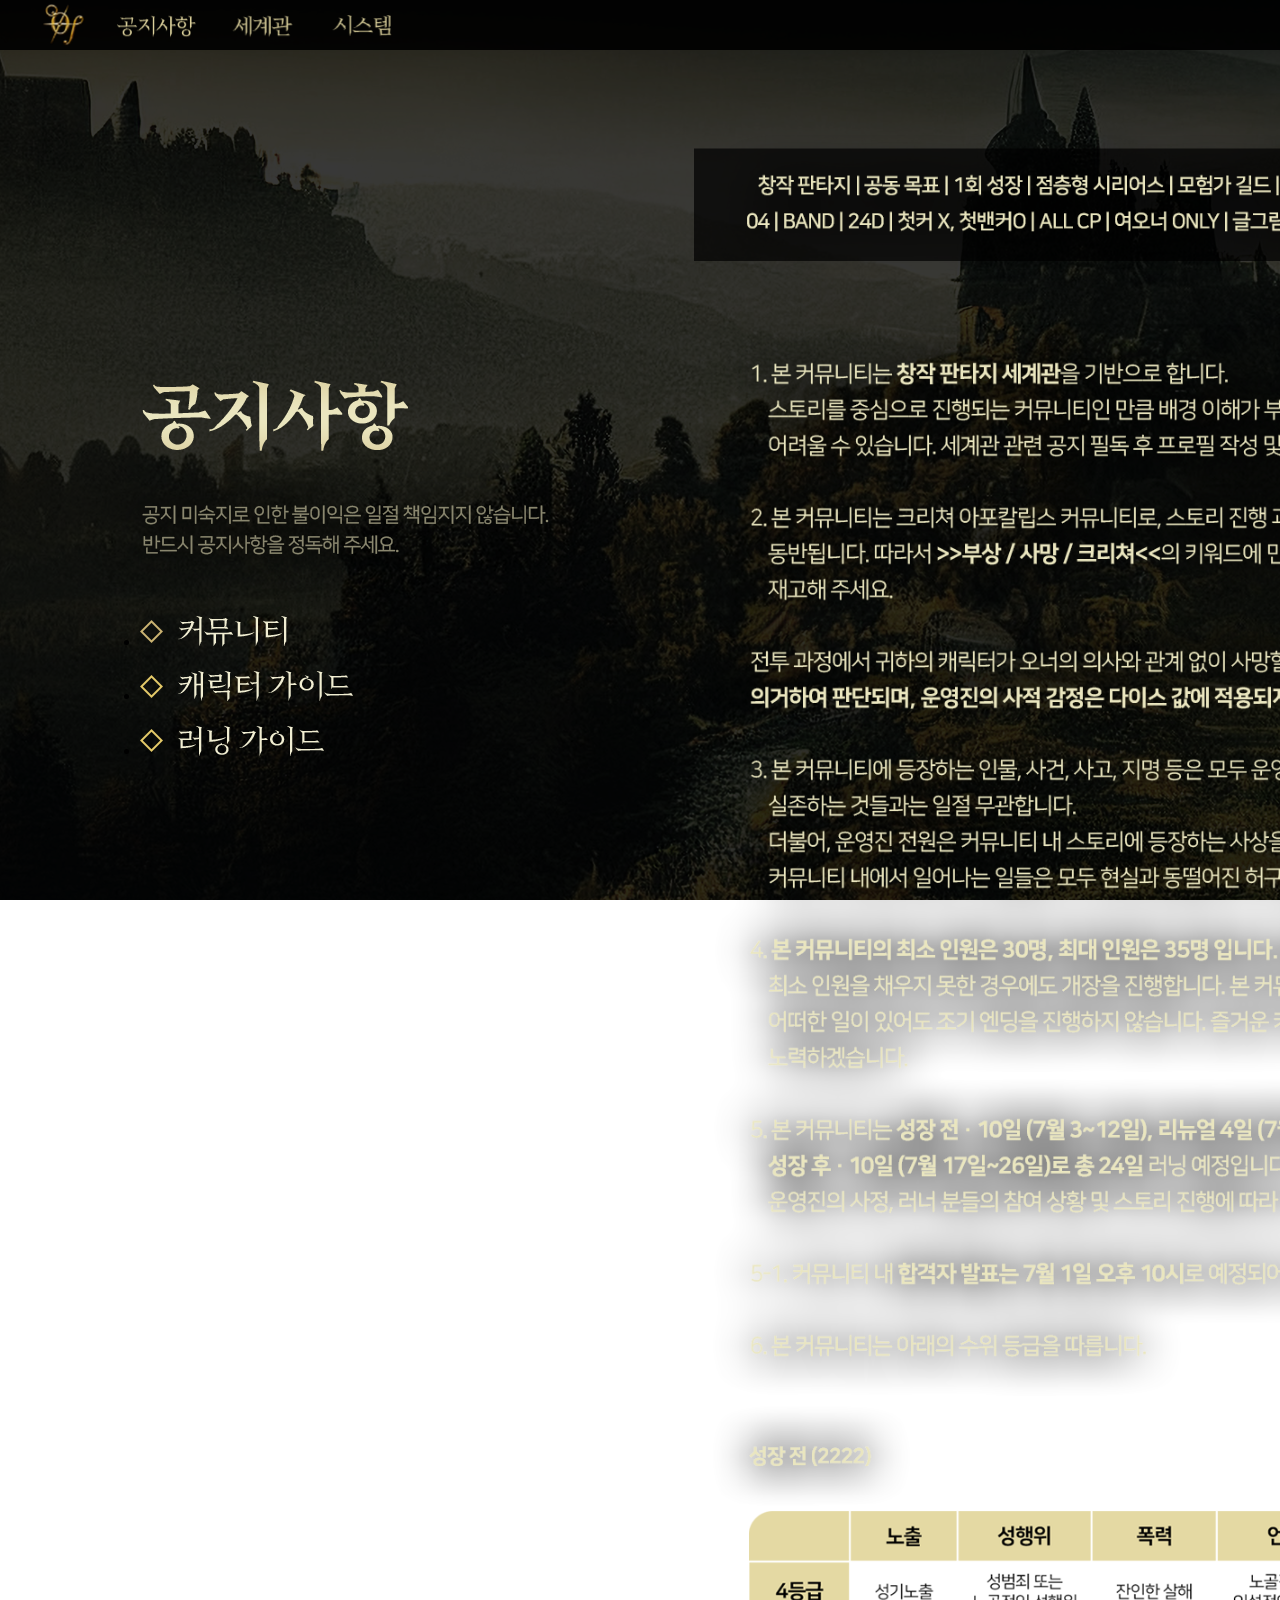
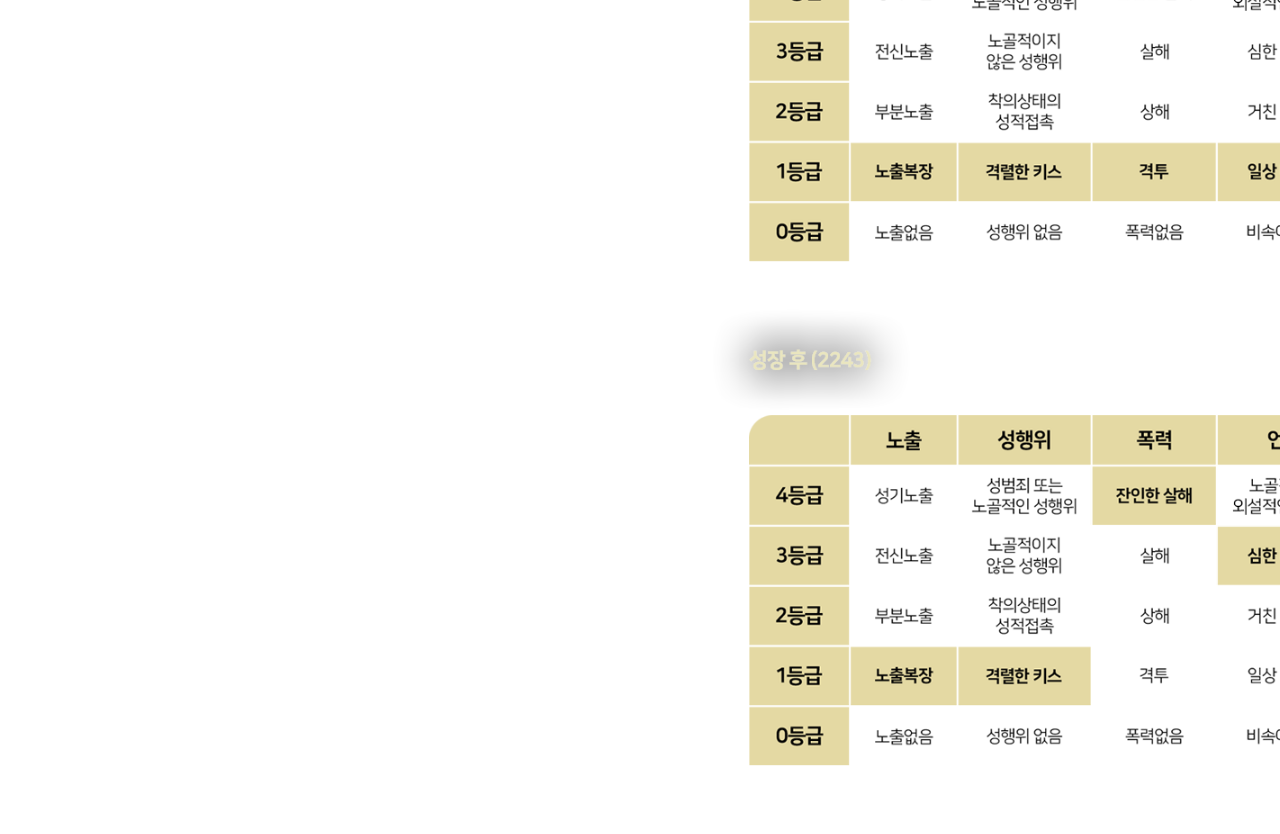
<file: notice.html>
<!DOCTYPE html>
<html lang="ko">

<head>
    <meta charset="UTF-8">
    <meta http-equiv="X-UA-Compatible" content="IE=edge">
    <meta name="viewport" content="width=device-width, initial-scale=1.0">
    <link rel="stylesheet" href="notice.css">

    <title>공지사항</title>
</head>

<body>


    <!--상단-->
    <div class="nav">
        <div class="menu_text">
            <div class="notice"><a href="notice.html"><img src="notice.png"></a></div>
            <div class="world"><a href="world.html"><img src="world_top.png"></a></div>
            <div class="position"><a href="system.html"><img src="system_top.png"></a></div>
            <!-- <div class="system"><a href="system.html"><img src="system_top.png"></a></div> -->
        </div>

    </div>

    <!--상단sns-->

    <div class="sns_top">
        <div class="eng_logo"><a href="index.html"><img src="eng_logo.png"></a></div>
        <div class="twitter_top">
            <a href="https://twitter.com/origin_2023"><img src="twitter_top.png"></a>
        </div>
        <div class="band_top">
            <a href="https://band.us/band/90907714"><img src="band_top.png"></a>
        </div>
    </div>

    <!--섹션-->

    <div class="section">

        <div class="notice_title"><img src="notice_title.png"></div>
        <!--공지사항 3종-->
        <div class="container">
            <div class="notice_text" id="notice_text_01"><img src="notice_text.png"></div>
            <div class="notice_text_02" id="notice_text_02"><img src="notice_text_02.png"></div>
            <div class="notice_text_03" id="notice_text_03"><img src="notice_text_03.png"></div>
        </div>

        <!--누르면 이미지 교체-->

        <div class="left_menu">
            <ul>
                <li class="first" onclick="first()"><img src="notice_btn_01.png"></li>
                <li class="character" onclick="character()"><img src="notice_btn_02.png"></li>
                <li class="running" onclick="running()"><img src="notice_btn_03.png"></li>
            </ul>
        </div>
    </div>


    <script>

        //전체 공지사항
        function first() {
            document.getElementById('notice_text_01').style.display = 'block';
            document.getElementById('notice_text_02').style.display = 'none';
            document.getElementById('notice_text_03').style.display = 'none';
        }
        // 캐릭터 가이드
        function character() {
            document.getElementById('notice_text_02').style.display = 'block';
            document.getElementById('notice_text_01').style.display = 'none';
            document.getElementById('notice_text_03').style.display = 'none';
        }
        // 러닝 가이드
        function running() {
            document.getElementById('notice_text_03').style.display = 'block';
            document.getElementById('notice_text_02').style.display = 'none';
            document.getElementById('notice_text_01').style.display = 'none';
        }


    </script>


</body>

</html>
</file>
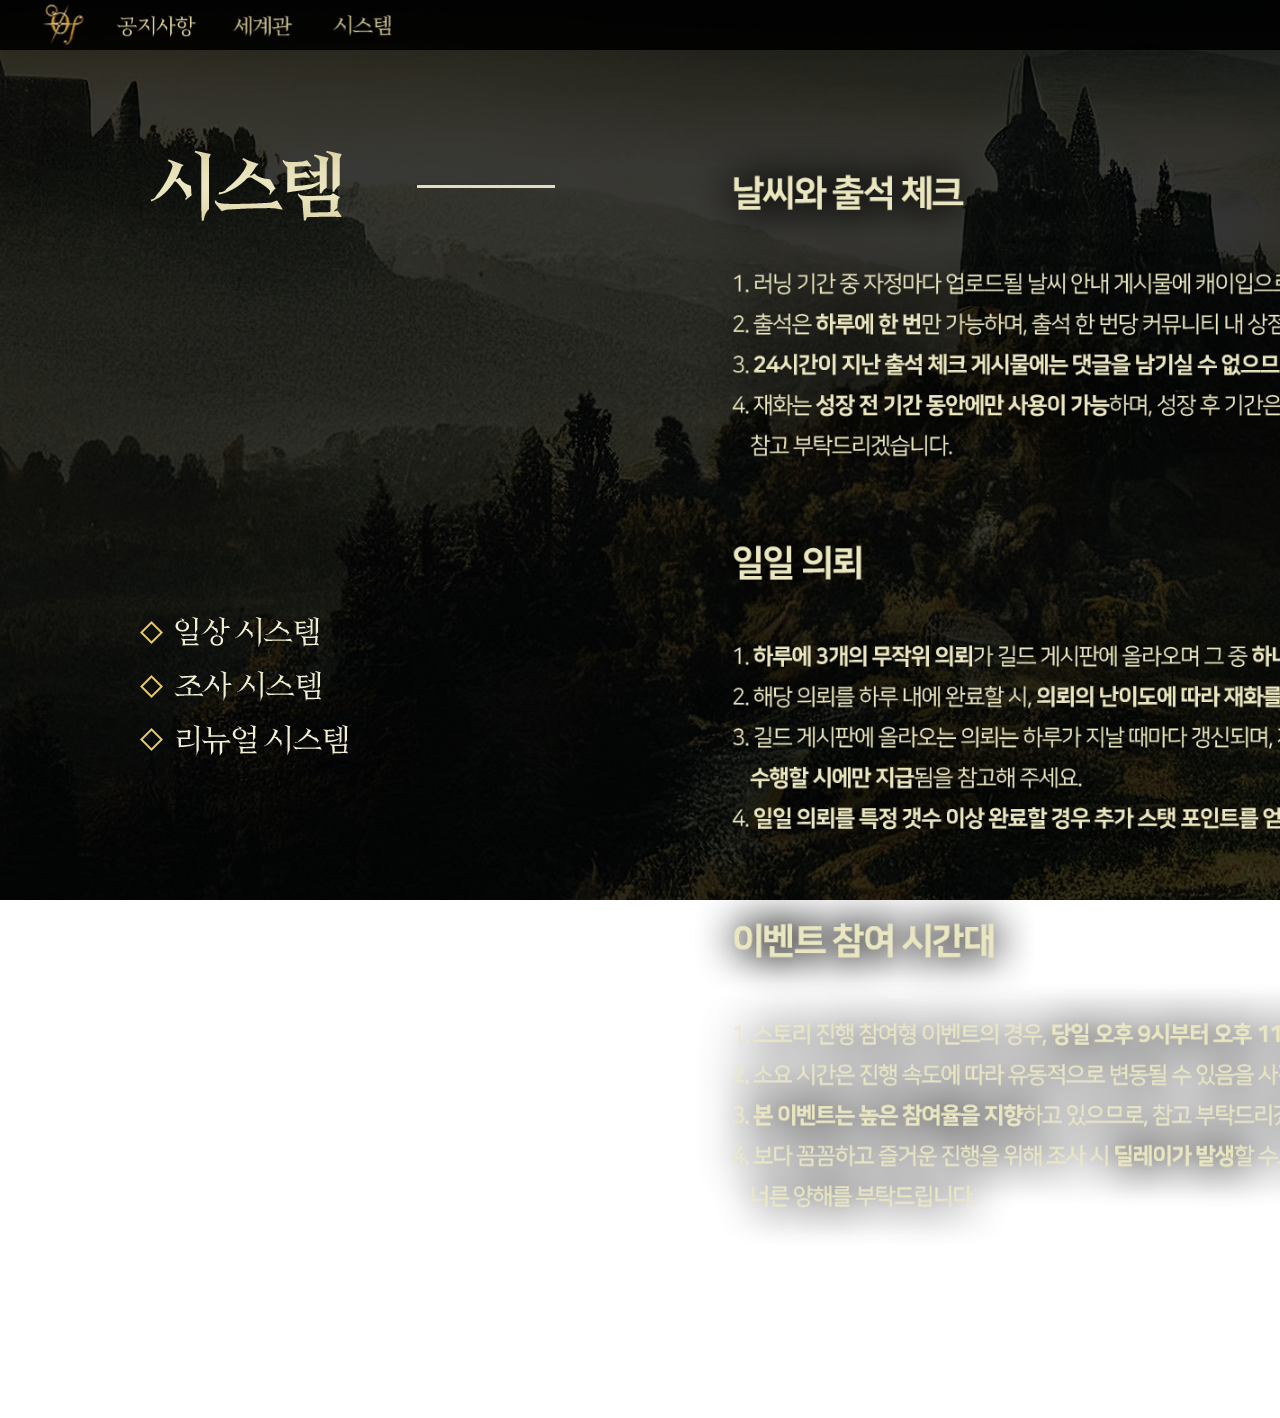
<file: system.html>
<!DOCTYPE html>
<html lang="ko">

<head>
    <meta charset="UTF-8">
    <meta http-equiv="X-UA-Compatible" content="IE=edge">
    <meta name="viewport" content="width=device-width, initial-scale=1.0">
    <link rel="stylesheet" href="system.css">

    <title>공지사항</title>
</head>

<body>


    <!--상단-->
    <div class="nav">
        <div class="menu_text">
            <div class="notice"><a href="notice.html"><img src="notice.png"></a></div>
            <div class="world"><a href="world.html"><img src="world_top.png"></a></div>
            <div class="position"><a href="system.html"><img src="system_top.png"></a></div>
            <!-- <div class="system"><a href="system.html"><img src="system_top.png"></a></div> -->
        </div>

    </div>

    <!--상단sns-->

    <div class="sns_top">
        <div class="eng_logo"><a href="index.html"><img src="eng_logo.png"></a></div>
        <div class="twitter_top">
            <a href="https://twitter.com/origin_2023"><img src="twitter_top.png"></a>
        </div>
        <div class="band_top">
            <a href="https://band.us/band/90907714"><img src="band_top.png"></a>
        </div>
    </div>

    <!--섹션-->

    <div class="section">

        <div class="notice_title"><img src="system_title.png"></div>
        <!--공지사항 3종-->
        <div class="container">
            <div class="notice_text" id="notice_text_01"><img src="system_text.png"></div>
            <div class="notice_text_02" id="notice_text_02"><img src="system_text_02.png"></div>
            <div class="notice_text_03" id="notice_text_03">
                <img src="system_text_03.png"></div>
        </div>

        <!--누르면 이미지 교체-->

        <div class="left_menu">
            <ul>
                <li class="first" onclick="first()"><img src="system_btn_01.png"></li>
                <li class="character" onclick="character()"><img src="system_btn_02.png"></li>
                <li class="running" onclick="running()"><img src="system_btn_03.png"></li>
            </ul>
        </div>
    </div>


    <script>

        //전체 공지사항
        function first() {
            document.getElementById('notice_text_01').style.display = 'block';
            document.getElementById('notice_text_02').style.display = 'none';
            document.getElementById('notice_text_03').style.display = 'none';
        }
        // 캐릭터 가이드
        function character() {
            document.getElementById('notice_text_02').style.display = 'block';
            document.getElementById('notice_text_01').style.display = 'none';
            document.getElementById('notice_text_03').style.display = 'none';
        }
        // 러닝 가이드
        function running() {
            document.getElementById('notice_text_03').style.display = 'block';
            document.getElementById('notice_text_02').style.display = 'none';
            document.getElementById('notice_text_01').style.display = 'none';
        }


    </script>


</body>

</html>
</file>
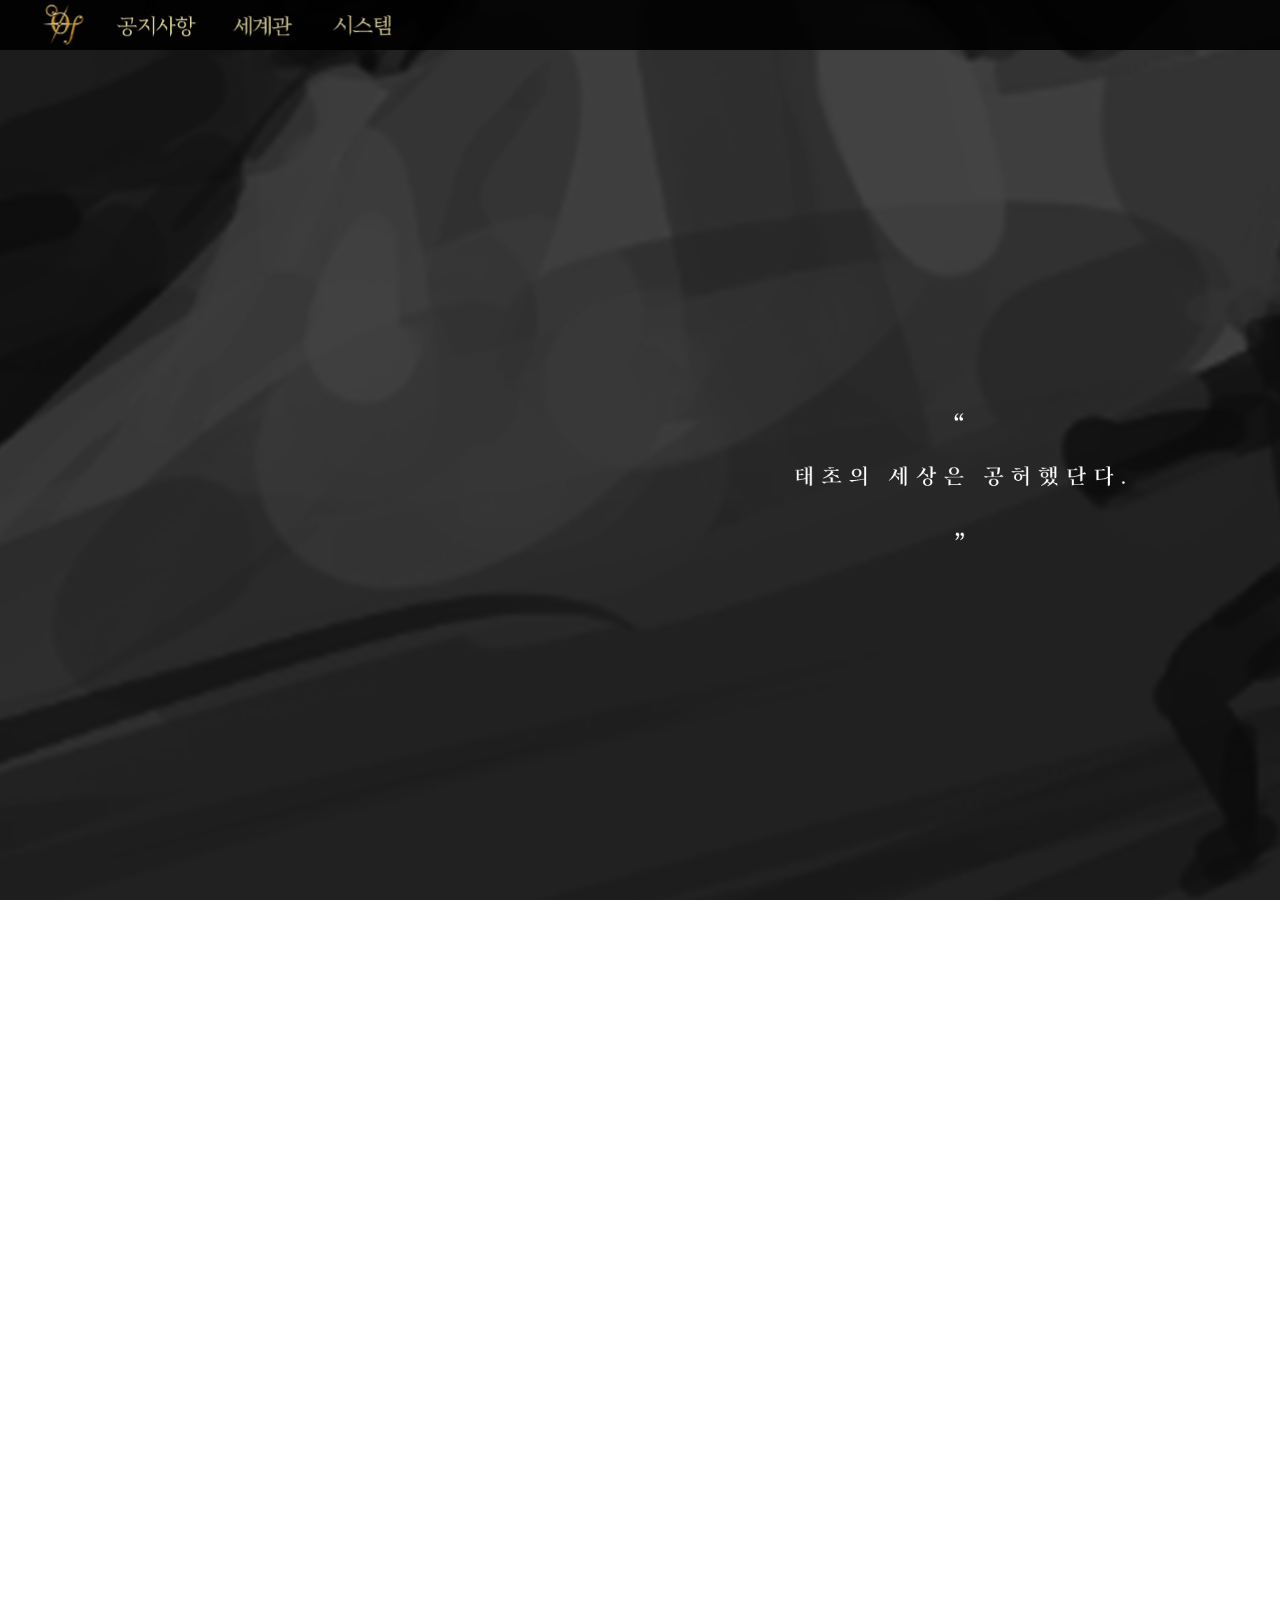
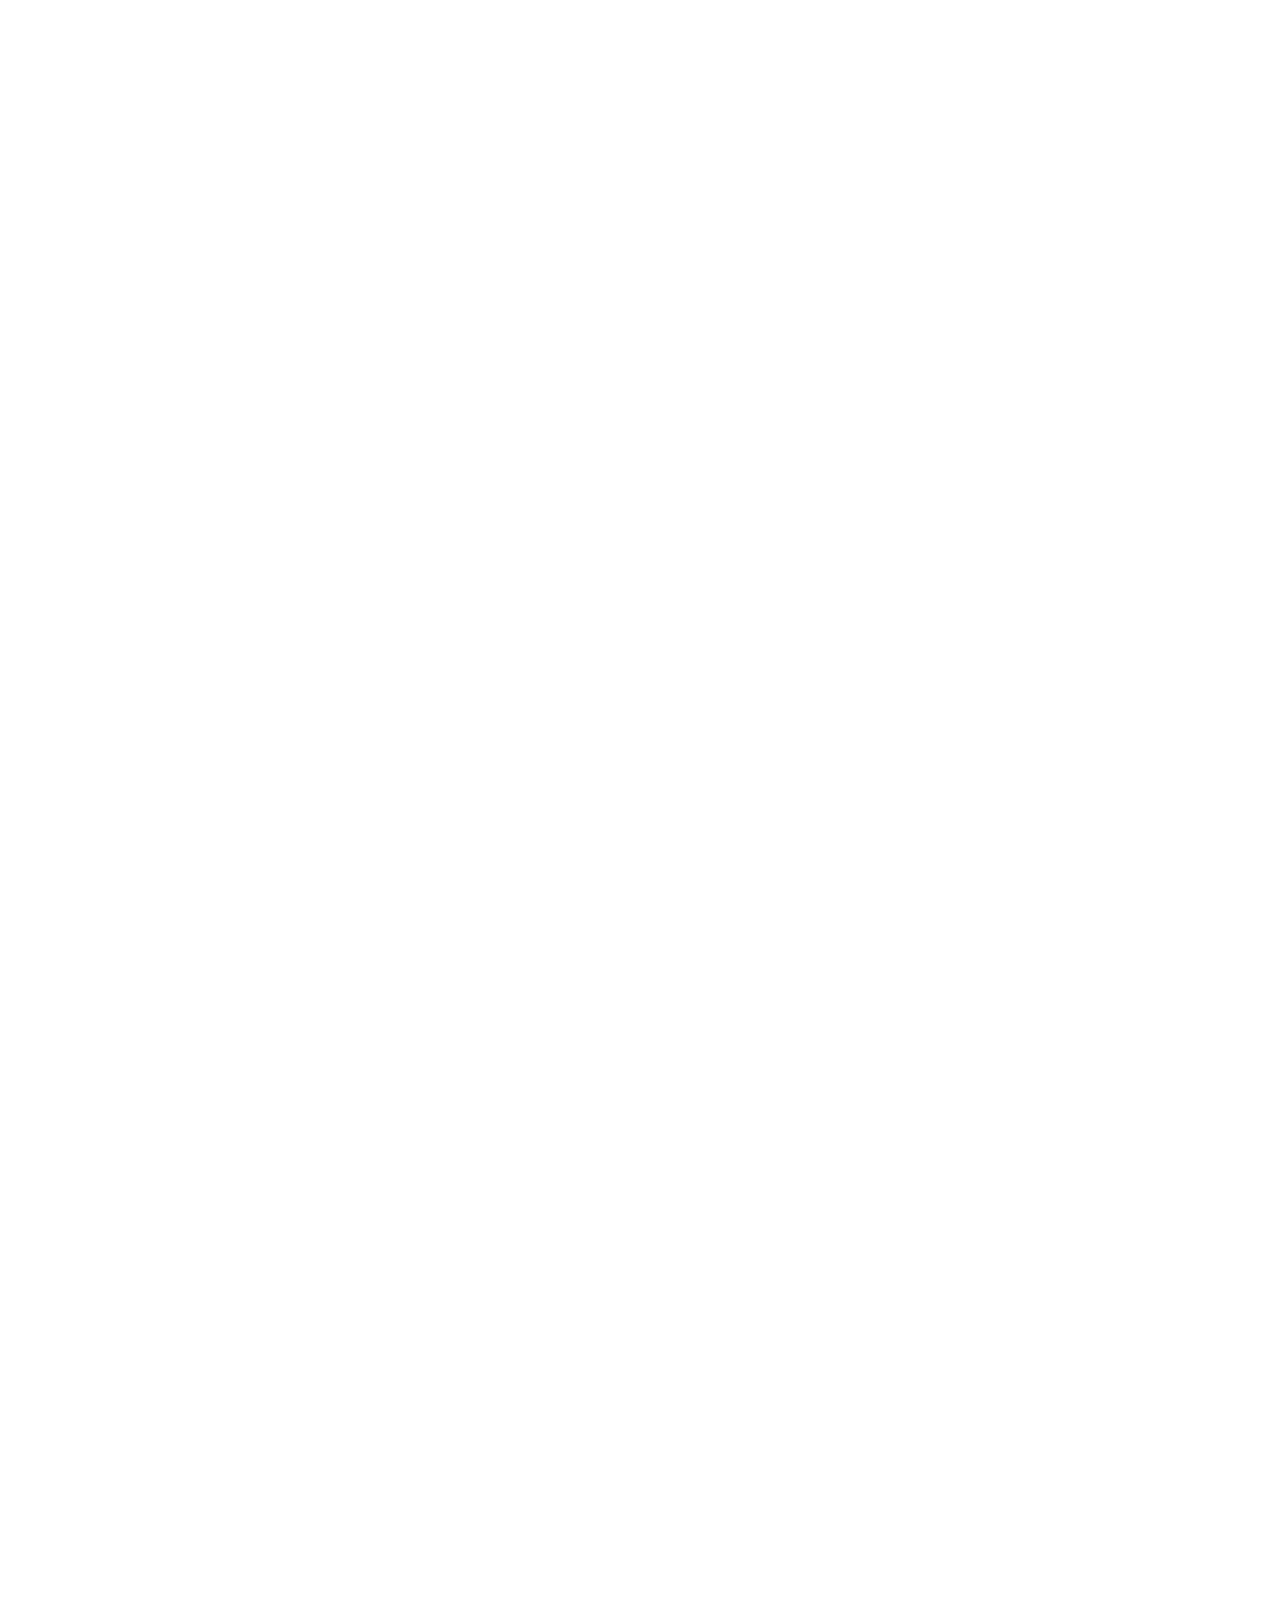
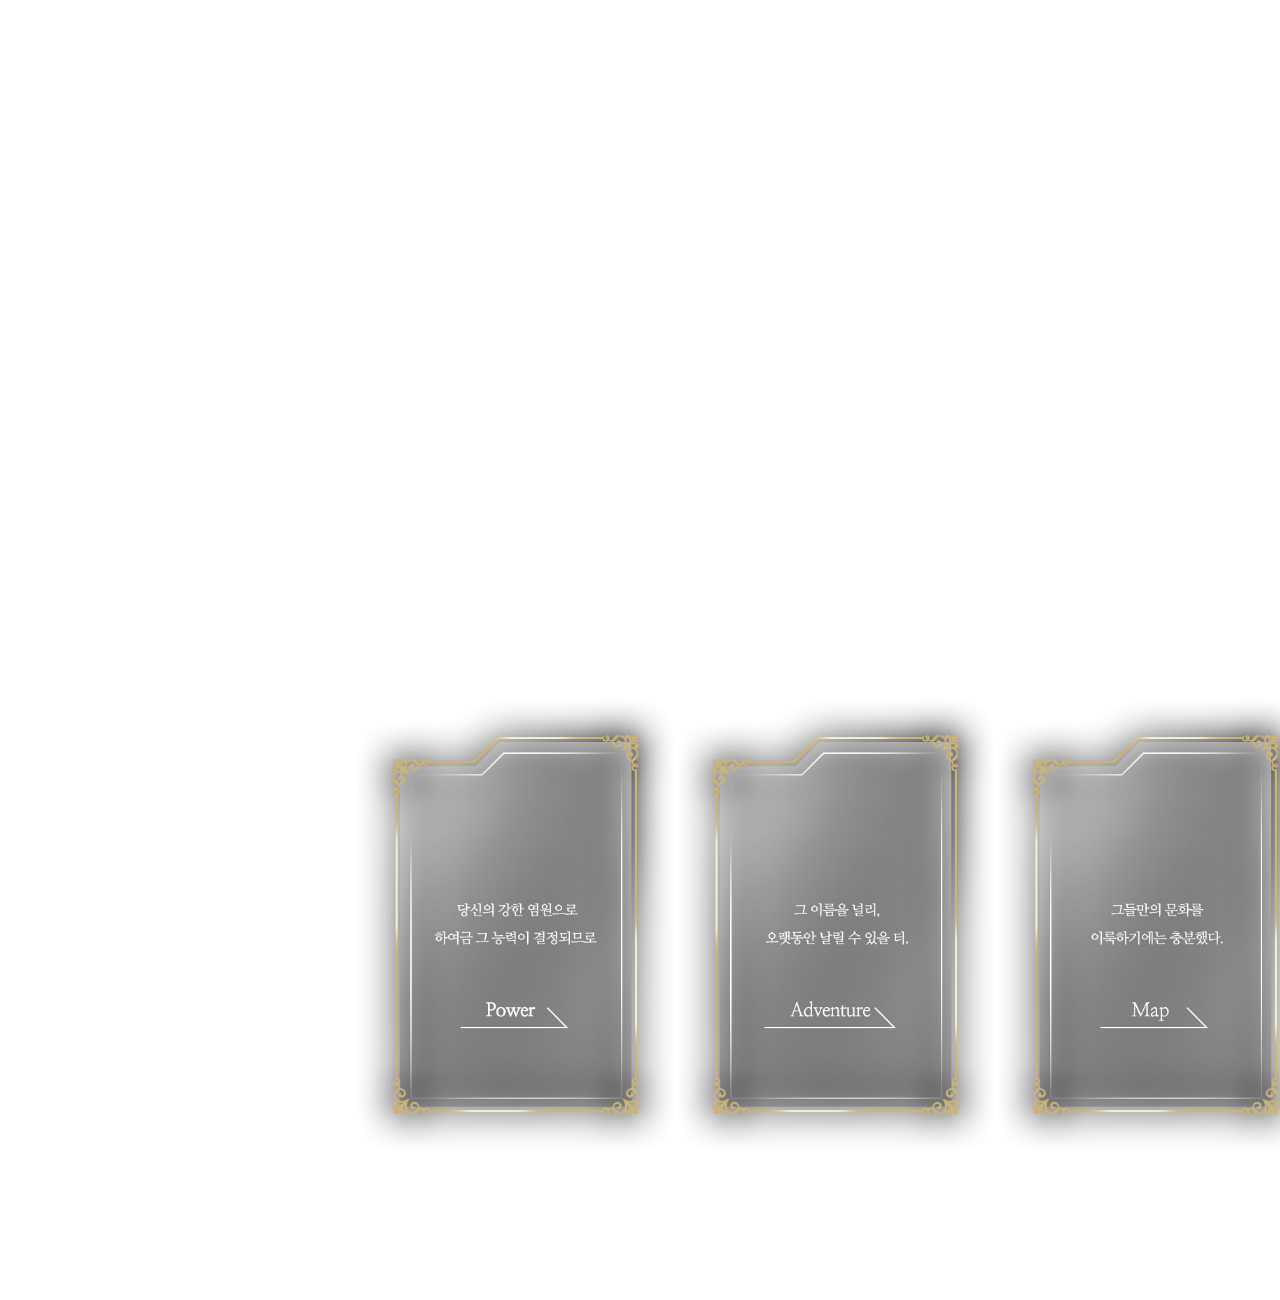
<file: world.html>
<!DOCTYPE html>
<html lang="ko">

<head>
    <meta charset="UTF-8">
    <meta http-equiv="X-UA-Compatible" content="IE=edge">
    <meta name="viewport" content="width=device-width, initial-scale=1.0">
    <link rel="stylesheet" href="world.css">

    <title>세계관</title>
</head>

<body>


    <!--상단-->
    <div class="nav">
        <div class="menu_text">
            <div class="notice"><a href="notice.html"><img src="notice.png"></a></div>
            <div class="world"><a href="world.html"><img src="world_top.png"></a></div>
            <div class="position"><a href="system.html"><img src="system_top.png"></a></div>
            <!-- <div class="system"><a href="system.html"><img src="system_top.png"></a></div> -->
        </div>

    </div>

    <!--상단sns-->

    <div class="sns_top">
        <div class="eng_logo"><a href="index.html"><img src="eng_logo.png"></a></div>
        <div class="twitter_top">
            <a href="https://twitter.com/origin_2023"><img src="twitter_top.png"></a>
        </div>
        <div class="band_top">
            <a href="https://band.us/band/90907714"><img src="band_top.png"></a>
        </div>
    </div>

    <!--섹션-->
    <!-- <div class="srcoll_ico"><img src="scroll.png"></div> -->
    <div class="container" id="container">
        <div class="section">
            <div class="start_01"><img src="world_01.png"></div>
        </div>

        <div class="section">
            <div class="start_02"><img src="world_02.png"></div>
        </div>
        <div class="section">
            <div class="start_03"><img src="world_03.png"></div>
        </div>
        <div class="section">
            <div class="start_04"><img src="world_04.png"></div>
        </div>
        <!-- 선택카드 -->
        <div class="section">
            <div class="start_05">
                <div class="power"><a href="world_sub01.html"><img src="world_power.png"></a></div>
                <div class="ad"><a href="world_sub03.html"><img src="world_ad.png"></a></div>
                <div class="map"><a href="world_sub06.html"><img src="world_map.png"></a></div>
            </div>
        </div>
    </div>

    



    <script>

        //전체 공지사항
        function first() {
            document.getElementById('container').style.display = 'none';
            document.getElementById('power_page').style.display = 'block';
        }

        // 챕1
        function uiopen01() {
            document.getElementById('chapter01_ui').style.display = 'block';

        }

        function uiclose01() {
            document.getElementById('chapter01_ui').style.display = 'none';

        }
        // 챕2
        function uiopen02() {
            document.getElementById('chapter02_ui').style.display = 'block';

        }

        function uiclose02() {
            document.getElementById('chapter02_ui').style.display = 'none';

        }
        // 챕3
        function uiopen03() {
            document.getElementById('chapter03_ui').style.display = 'block';

        }

        function uiclose03() {
            document.getElementById('chapter03_ui').style.display = 'none';

        }
        // 챕4
        function uiopen04() {
            document.getElementById('chapter04_ui').style.display = 'block';

        }

        function uiclose04() {
            document.getElementById('chapter04_ui').style.display = 'none';

        }

        // 챕5
        function uiopen05() {
            document.getElementById('chapter05_ui').style.display = 'block';

        }

        function uiclose05() {
            document.getElementById('chapter05_ui').style.display = 'none';

        }
        // 챕6
        function uiopen06() {
            document.getElementById('chapter06_ui').style.display = 'block';

        }

        function uiclose06() {
            document.getElementById('chapter06_ui').style.display = 'none';

        }













        // 스크롤 애니메이션
        window.onload = function () {
            const elm = document.querySelectorAll('.section');
            const elmCount = elm.length;
            elm.forEach(function (item, index) {
                item.addEventListener('mousewheel', function (event) {
                    event.preventDefault();
                    let delta = 0;

                    if (!event) event = window.event;
                    if (event.wheelDelta) {
                        delta = event.wheelDelta / 100;
                        if (window.opera) delta = -delta;
                    }
                    else if (event.detail)
                        delta = -event.detail / 3;

                    let moveTop = window.scrollY;
                    let elmSelector = elm[index];

                    // wheel down : move to next section
                    if (delta < 0) {
                        if (elmSelector !== elmCount - 1) {
                            try {
                                moveTop = window.pageYOffset + elmSelector.nextElementSibling.getBoundingClientRect().top;
                            } catch (e) { }
                        }
                    }
                    // wheel up : move to previous section
                    else {
                        if (elmSelector !== 0) {
                            try {
                                moveTop = window.pageYOffset + elmSelector.previousElementSibling.getBoundingClientRect().top;
                            } catch (e) { }
                        }
                    }

                    const body = document.querySelector('html');
                    window.scrollTo({ top: moveTop, left: 0, behavior: 'smooth' });
                });
            });
        }


    </script>







</body>

</html>
</file>
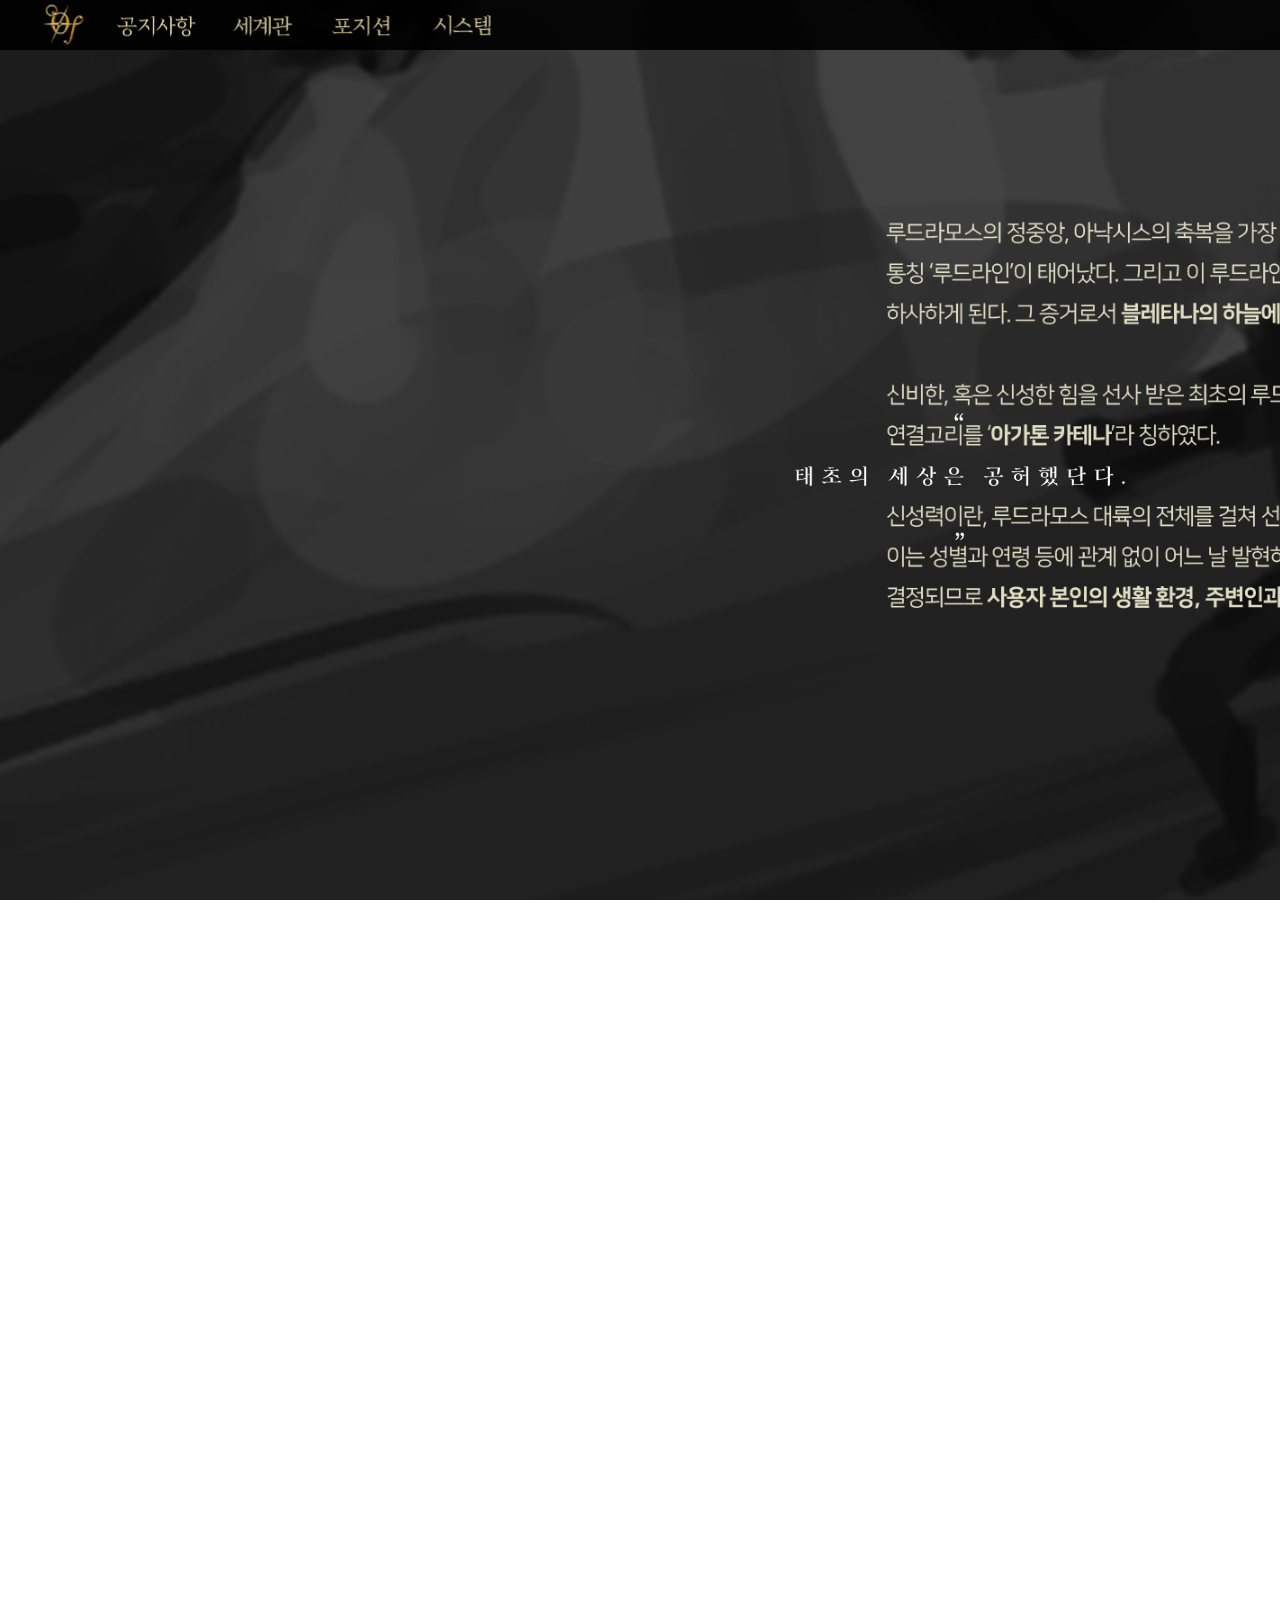
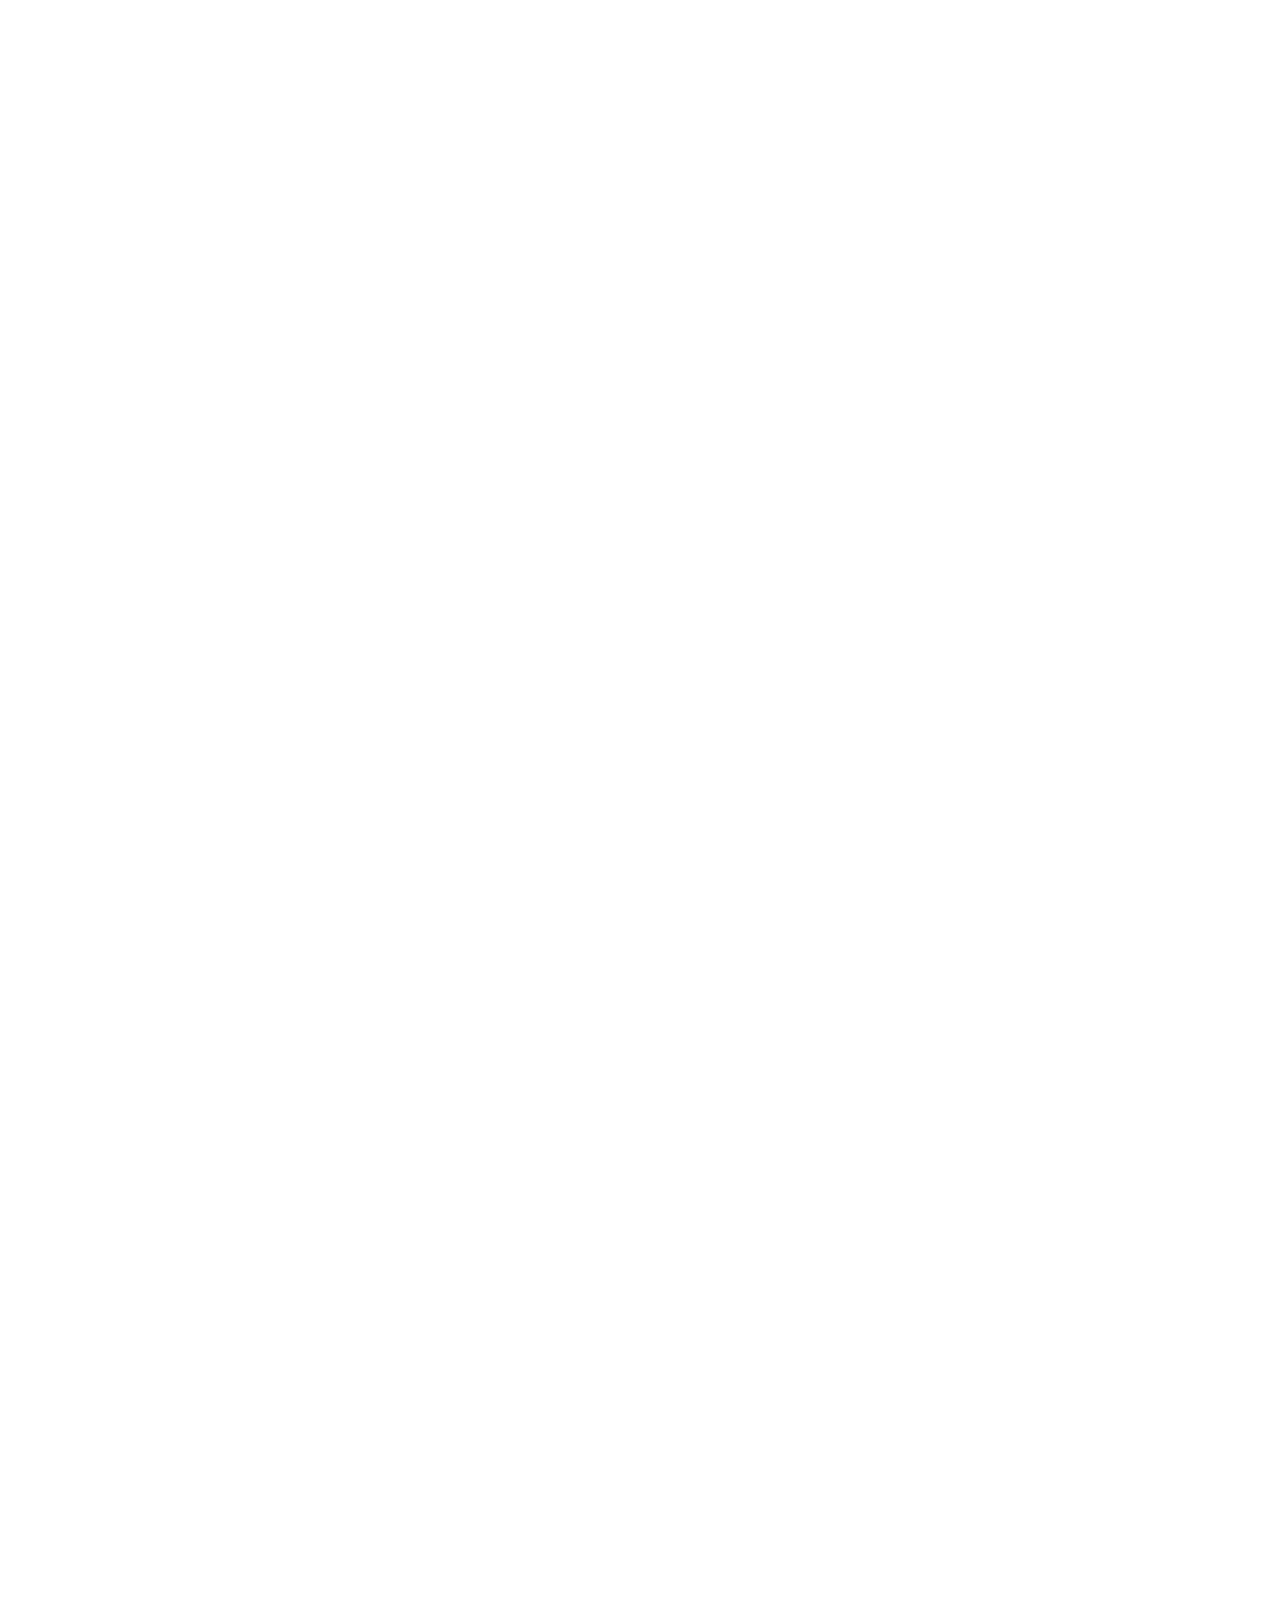
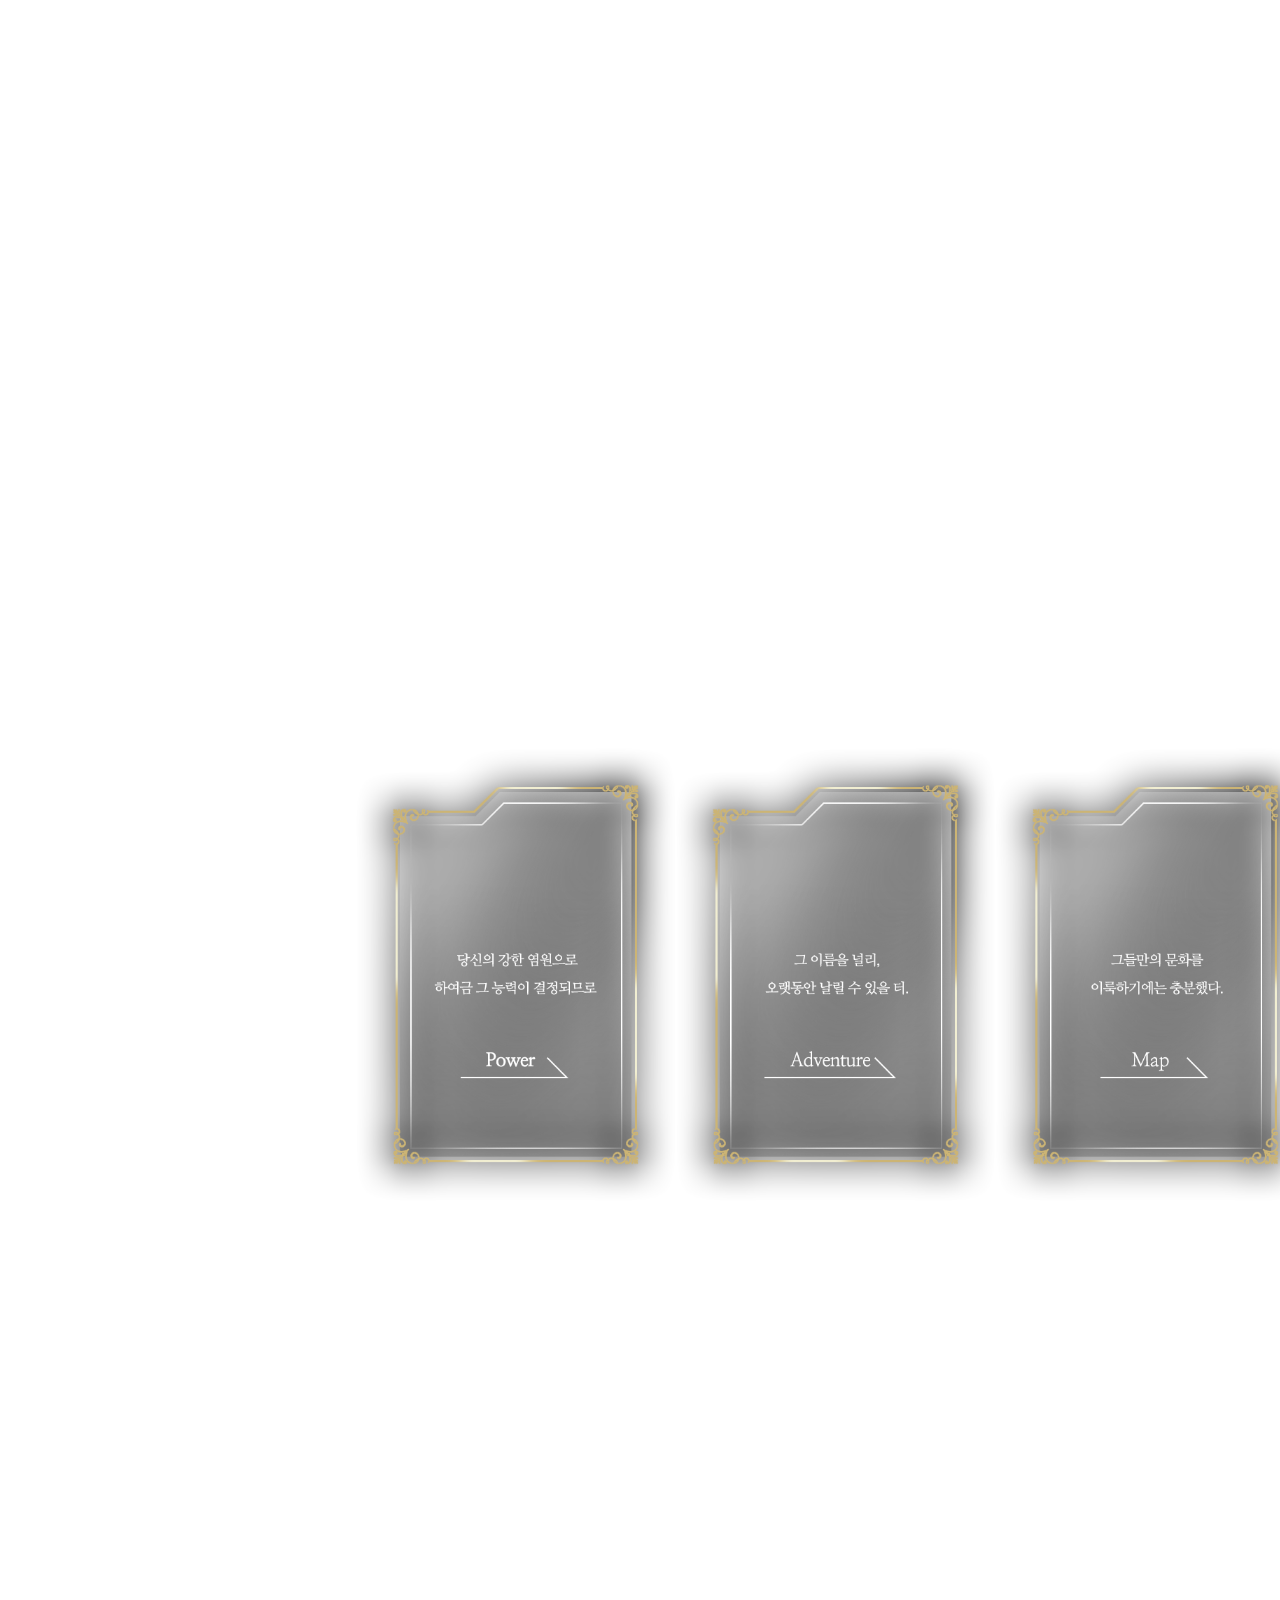
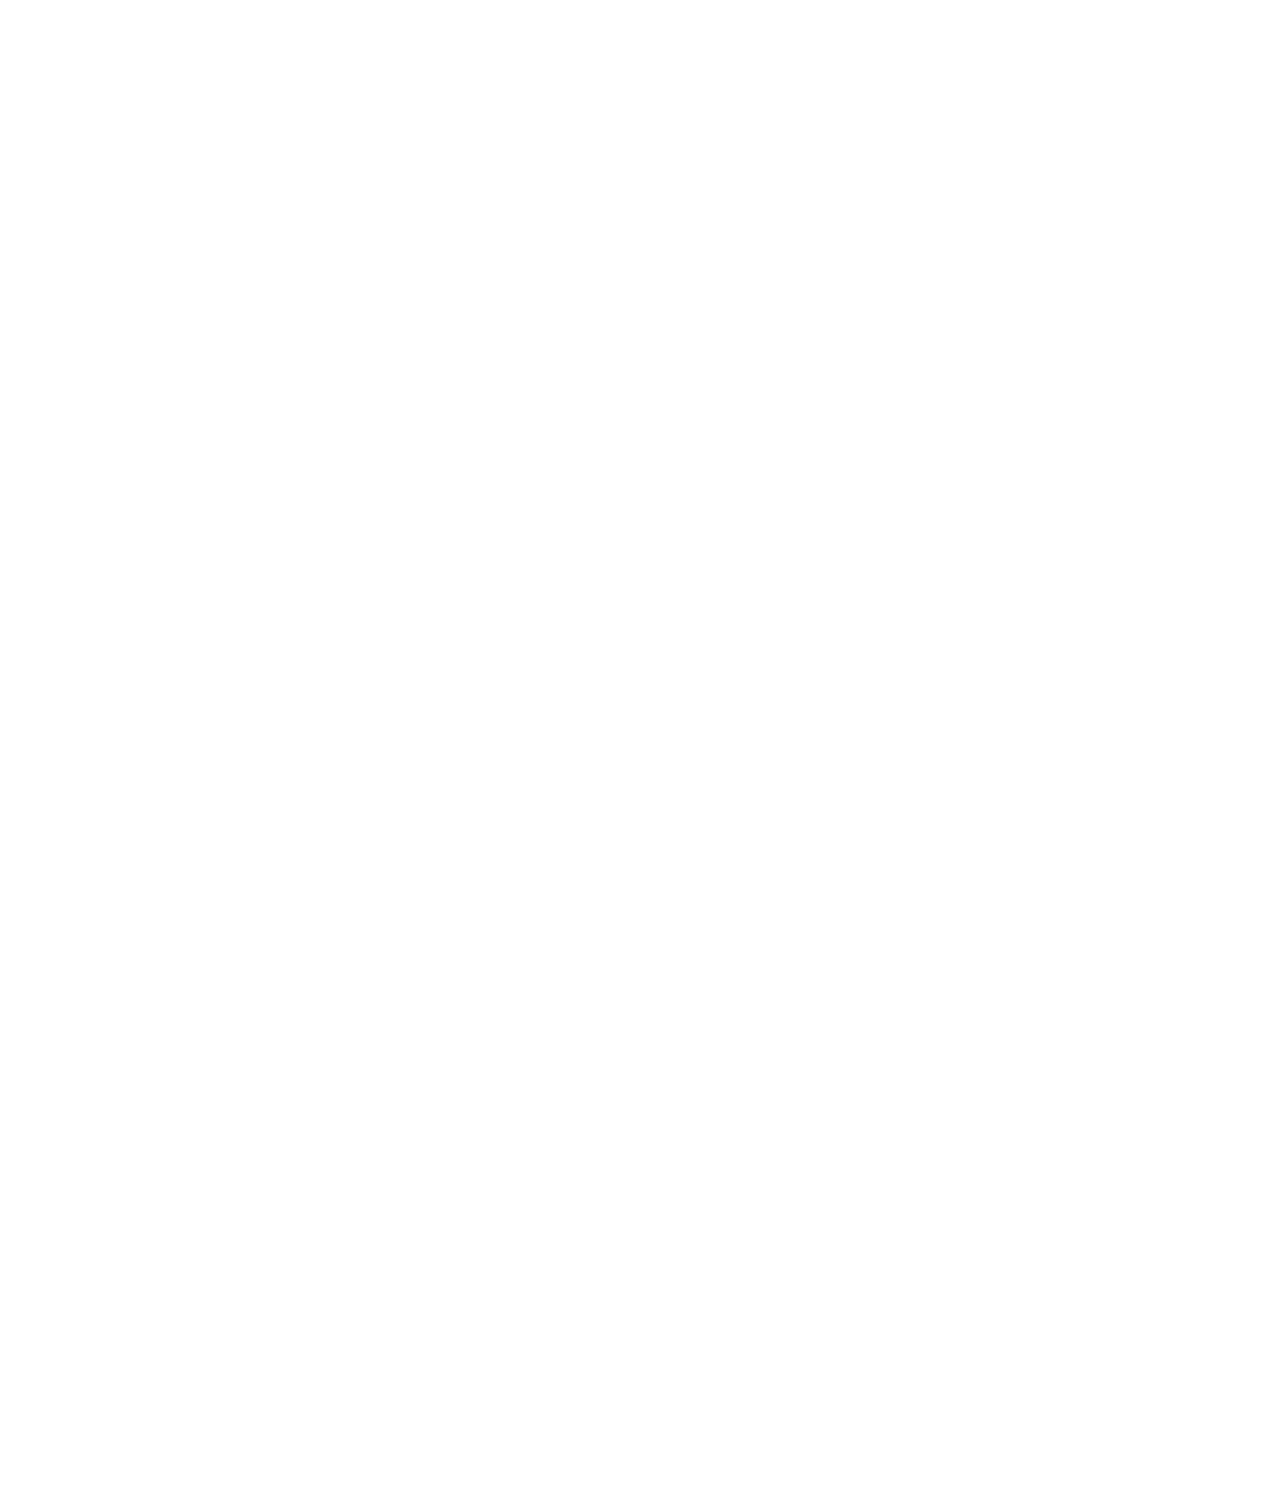
<file: world_sub.html>
<!DOCTYPE html>
<html lang="ko">

<head>
    <meta charset="UTF-8">
    <meta http-equiv="X-UA-Compatible" content="IE=edge">
    <meta name="viewport" content="width=device-width, initial-scale=1.0">
    <link rel="stylesheet" href="world_sub.css">

    <title>세계관</title>
</head>

<body>


    <!--상단-->
    <div class="nav">
        <div class="menu_text">
            <div class="notice"><a href="notice.html"><img src="notice.png"></a></div>
            <div class="world"><a href="world.html"><img src="world_top.png"></a></div>
            <div class="position"><a href="position.html"><img src="story_top.png"></a></div>
            <div class="system"><a href="system.html"><img src="system_top.png"></a></div>
        </div>

    </div>

    <!--상단sns-->

    <div class="sns_top">
        <div class="eng_logo"><a href="index.html"><img src="eng_logo.png"></a></div>
        <div class="twitter_top">
            <a href="https://twitter.com/origin_2023"><img src="twitter_top.png"></a>
        </div>
        <div class="band_top">
            <a href="https://band.us/band/90907714"><img src="band_top.png"></a>
        </div>
    </div>

    <!--섹션-->
    <!-- <div class="srcoll_ico"><img src="scroll.png"></div> -->
    <div class="container" id="container">
        <div class="section">
            <div class="start_01"><img src="world_01.png"></div>
        </div>

        <div class="section">
            <div class="start_02"><img src="world_02.png"></div>
        </div>
        <div class="section">
            <div class="start_03"><img src="world_03.png"></div>
        </div>
        <div class="section">
            <div class="start_04"><img src="world_04.png"></div>
        </div>
        <!-- 선택카드 -->
        <div class="section">
            <div class="start_05">
                <div class="power" onclick="first()"><img src="world_power.png"></div>
                <div class="ad"><img src="world_ad.png"></div>
                <div class="map"><img src="world_map.png"></div>
            </div>
        </div>
    </div>

    <!-- 챕터01페이지 -->
    <div class="section" id="power_page">
        <div class="power_page">

            <!-- 고정부분 -->
            <div class="power_title"><img src="world_title.png"></div>

            <div class="power_line"><img src="world_line.png"></div>

            <div class="chapter01_ui" id="chapter01_ui"><img src="select_ui.png"></div>
            <div class="chapter02_ui" id="chapter02_ui"><img src="select_ui.png"></div>
            <div class="chapter03_ui" id="chapter03_ui"><img src="select_ui.png"></div>
            <div class="chapter04_ui" id="chapter04_ui"><img src="select_ui.png"></div>
            <div class="chapter05_ui" id="chapter05_ui"><img src="select_ui.png"></div>
            <div class="chapter06_ui" id="chapter06_ui"><img src="select_ui.png"></div>

            <div class="power_menu">

                <!-- ui -->
                <div class="chapter01" onmouseover="uiopen01()" onmouseout="uiclose01()"><img
                        src="world_chapter_01.png">
                </div>

                <div class="chapter02" onmouseover="uiopen02()" onmouseout="uiclose02()"><img
                        src="world_chapter_02.png">
                </div>

                <div class="chapter03" onmouseover="uiopen03()" onmouseout="uiclose03()"><img
                        src="world_chapter_03.png">
                </div>

                <div class="chapter04" onmouseover="uiopen04()" onmouseout="uiclose04()"><img
                        src="world_chapter_04.png">
                </div>

                <div class="chapter05" onmouseover="uiopen05()" onmouseout="uiclose05()"><img
                        src="world_chapter_05.png">
                </div>

                <div class="chapter06" onmouseover="uiopen06()" onmouseout="uiclose06()"><img
                        src="world_chapter_06.png">
                </div>

            </div>
            
        </div>
    </div>

    <div class="section">
        <div class="power_01"><img src="world_text_01.png"></div>

    </div>



    <script>

        //전체 공지사항
        function first() {
            document.getElementById('container').style.display = 'none';
            document.getElementById('power_page').style.display = 'block';
        }

        // 챕1
        function uiopen01() {
            document.getElementById('chapter01_ui').style.display = 'block';

        }

        function uiclose01() {
            document.getElementById('chapter01_ui').style.display = 'none';

        }
        // 챕2
        function uiopen02() {
            document.getElementById('chapter02_ui').style.display = 'block';

        }

        function uiclose02() {
            document.getElementById('chapter02_ui').style.display = 'none';

        }
        // 챕3
        function uiopen03() {
            document.getElementById('chapter03_ui').style.display = 'block';

        }

        function uiclose03() {
            document.getElementById('chapter03_ui').style.display = 'none';

        }
        // 챕4
        function uiopen04() {
            document.getElementById('chapter04_ui').style.display = 'block';

        }

        function uiclose04() {
            document.getElementById('chapter04_ui').style.display = 'none';

        }

        // 챕5
        function uiopen05() {
            document.getElementById('chapter05_ui').style.display = 'block';

        }

        function uiclose05() {
            document.getElementById('chapter05_ui').style.display = 'none';

        }
        // 챕6
        function uiopen06() {
            document.getElementById('chapter06_ui').style.display = 'block';

        }

        function uiclose06() {
            document.getElementById('chapter06_ui').style.display = 'none';

        }



        // 스크롤 애니메이션
        window.onload = function () {
            const elm = document.querySelectorAll('.section');
            const elmCount = elm.length;
            elm.forEach(function (item, index) {
                item.addEventListener('mousewheel', function (event) {
                    event.preventDefault();
                    let delta = 0;

                    if (!event) event = window.event;
                    if (event.wheelDelta) {
                        delta = event.wheelDelta / 100;
                        if (window.opera) delta = -delta;
                    }
                    else if (event.detail)
                        delta = -event.detail / 3;

                    let moveTop = window.scrollY;
                    let elmSelector = elm[index];

                    // wheel down : move to next section
                    if (delta < 0) {
                        if (elmSelector !== elmCount - 1) {
                            try {
                                moveTop = window.pageYOffset + elmSelector.nextElementSibling.getBoundingClientRect().top;
                            } catch (e) { }
                        }
                    }
                    // wheel up : move to previous section
                    else {
                        if (elmSelector !== 0) {
                            try {
                                moveTop = window.pageYOffset + elmSelector.previousElementSibling.getBoundingClientRect().top;
                            } catch (e) { }
                        }
                    }

                    const body = document.querySelector('html');
                    window.scrollTo({ top: moveTop, left: 0, behavior: 'smooth' });
                });
            });
        }


    </script>







</body>

</html>
</file>
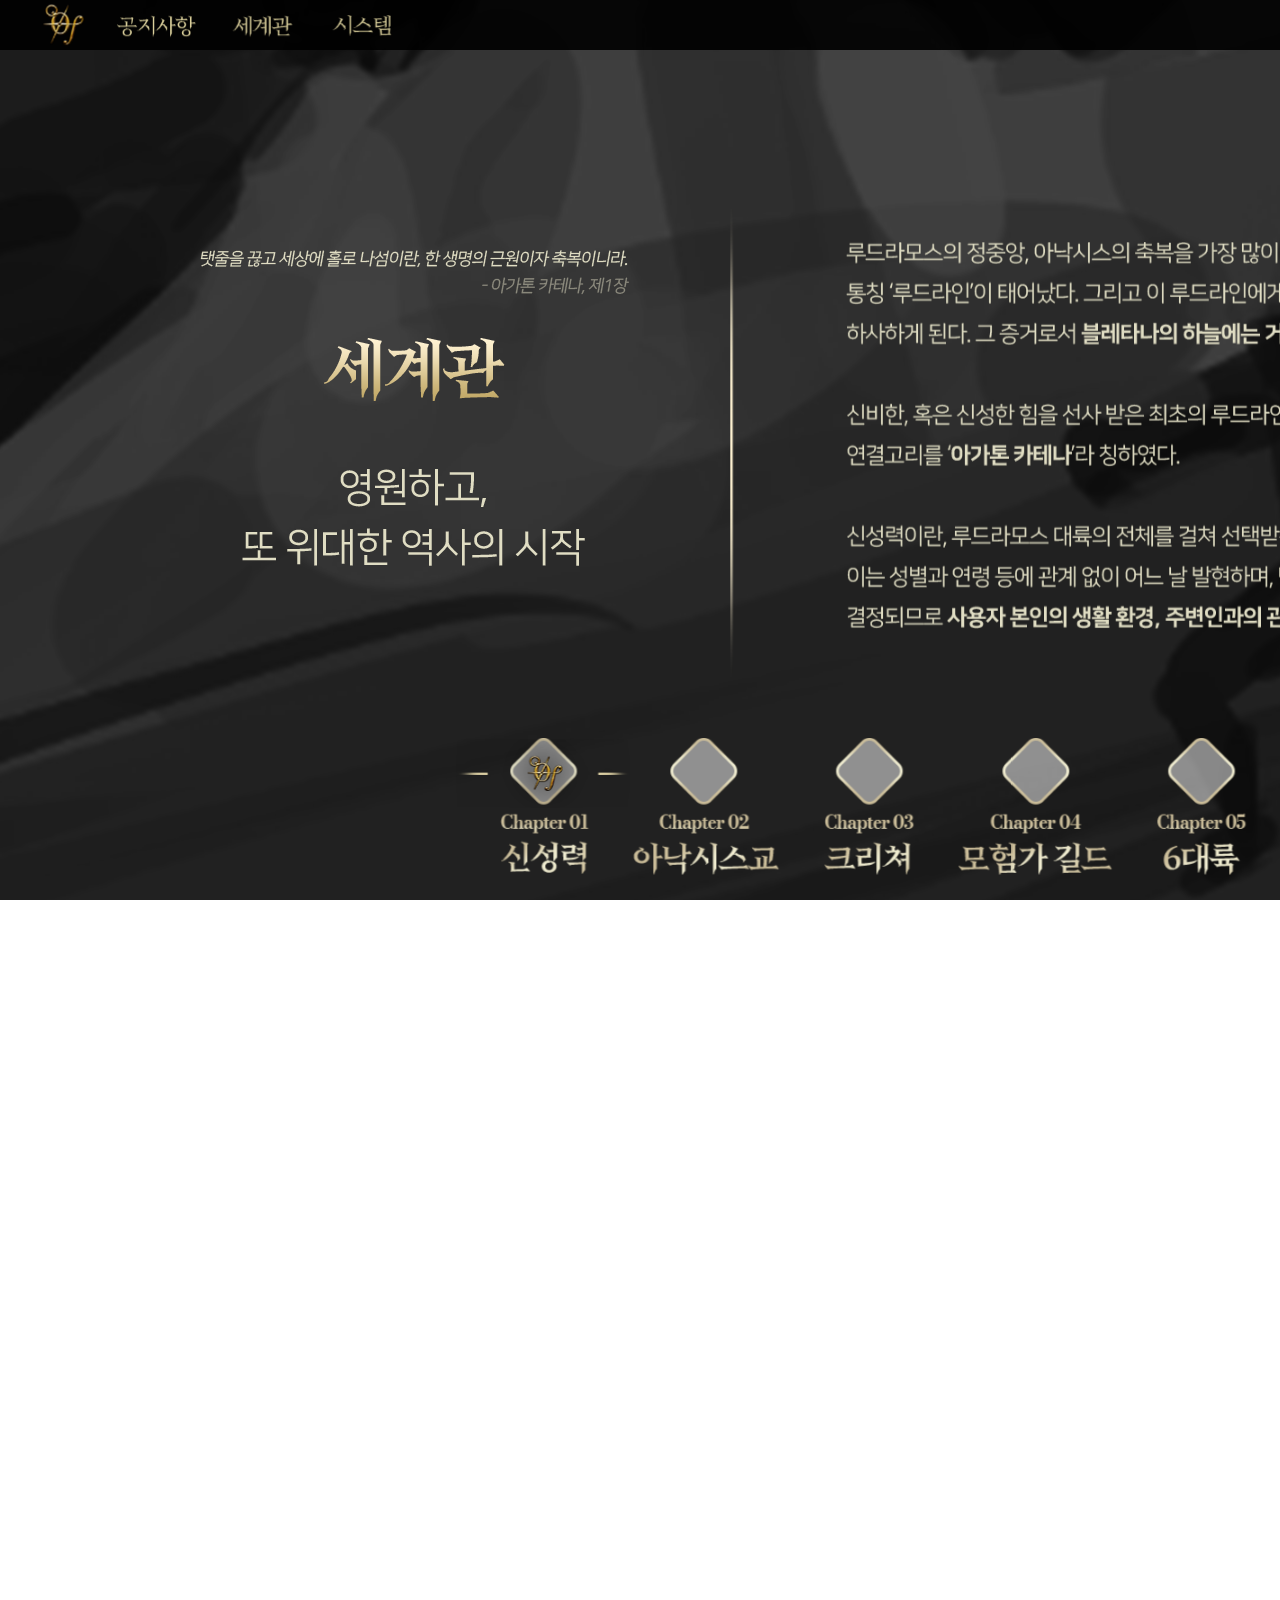
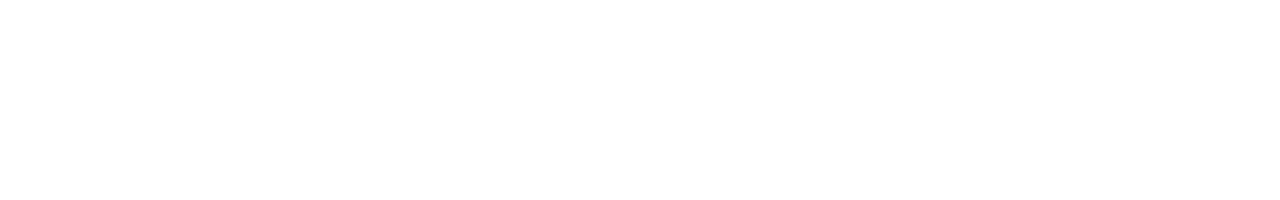
<file: world_sub01.html>
<!DOCTYPE html>
<html lang="ko">

<head>
    <meta charset="UTF-8">
    <meta http-equiv="X-UA-Compatible" content="IE=edge">
    <meta name="viewport" content="width=device-width, initial-scale=1.0">
    <link rel="stylesheet" href="world_sub01.css">

    <title>세계관</title>
</head>

<body>


    <!--상단-->
    <div class="nav">
        <div class="menu_text">
            <div class="notice"><a href="notice.html"><img src="notice.png"></a></div>
            <div class="world"><a href="world.html"><img src="world_top.png"></a></div>
            <div class="position"><a href="system.html"><img src="system_top.png"></a></div>
            <!-- <div class="system"><a href="system.html"><img src="system_top.png"></a></div> -->
        </div>

    </div>

    <!--상단sns-->

    <div class="sns_top">
        <div class="eng_logo"><a href="index.html"><img src="eng_logo.png"></a></div>
        <div class="twitter_top">
            <a href="https://twitter.com/origin_2023"><img src="twitter_top.png"></a>
        </div>
        <div class="band_top">
            <a href="https://band.us/band/90907714"><img src="band_top.png"></a>
        </div>
    </div>

    <!-- 고정부분 -->
    <div class="power_title"><img src="world_title.png"></div>

    <div class="power_line"><img src="world_line.png"></div>

    <div class="chapter01_ui" id="chapter01_ui" onmouseover="uiopen01()" onmouseout="uiclose()"><a href="#"><img src="select_ui.png"></a></div>
    <div class="chapter02_ui" id="chapter02_ui" onmouseover="uiopen02()" onmouseout="uiclose()"><a href="world_sub02.html"><img src="select_ui.png"></a></div>
    <div class="chapter03_ui" id="chapter03_ui" onmouseover="uiopen03()" onmouseout="uiclose()"><a href="world_sub03.html"><img src="select_ui.png"></a></div>
    <div class="chapter04_ui" id="chapter04_ui" onmouseover="uiopen04()" onmouseout="uiclose()"><a href="world_sub04.html"><img src="select_ui.png"></a></div>
    <div class="chapter05_ui" id="chapter05_ui" onmouseover="uiopen05()" onmouseout="uiclose()" onclick="mapopen()"><a href="#"><img src="select_ui.png"></a></div>
    <div class="chapter06_ui" id="chapter06_ui" onmouseover="uiopen06()" onmouseout="uiclose()"><a href="world_sub06.html"><img src="select_ui.png"></a></div>

    <!-- ui -->

    <div class="power_menu">


        <div class="chapter01" onmouseover="uiopen01()" onmouseout="uiclose()"><img src="world_chapter_01.png">
        </div>

        <div class="chapter02" onmouseover="uiopen02()" onmouseout="uiclose()"><img src="world_chapter_02.png">
        </div>

        <div class="chapter03" onmouseover="uiopen03()" onmouseout="uiclose()"><img src="world_chapter_03.png">
        </div>

        <div class="chapter04" onmouseover="uiopen04()" onmouseout="uiclose()"><img src="world_chapter_04.png">
        </div>

        <div class="chapter05" onmouseover="uiopen05()" onmouseout="uiclose()" onclick="mapopen()"><img src="world_chapter_05.png">
        </div>

        <div class="chapter06" onmouseover="uiopen06()" onmouseout="uiclose()"><img src="world_chapter_06.png">
        </div>

    </div>

    <!-- 이거 지도 -->
    <div class="section">
    <div class="world_map" id="world_map">

        <!-- 맵버튼 -->
        <div class="world_click_01" id="world_click_01" onclick="mapnoteopen01()"><img src="world_map_click.png"></div>
        <div class="world_click_02" id="world_click_02" onclick="mapnoteopen02()"><img src="world_map_click.png"></div>
        <div class="world_click_03" id="world_click_03" onclick="mapnoteopen03()"><img src="world_map_click.png"></div>
        <div class="world_click_04" id="world_click_04" onclick="mapnoteopen04()"><img src="world_map_click.png"></div>
        <div class="world_click_05" id="world_click_05" onclick="mapnoteopen05()"><img src="world_map_click.png"></div>
        <div class="world_click_06" id="world_click_06" onclick="mapnoteopen06()"><img src="world_map_click.png"></div>

        <!-- 맵이미지 -->
        <div class="world_map_note" id="world_map_note">

            <div class="map_01" id="map_01">
                <div class="world_map_01" id="world_map_01" ><img src="world_map_01.png"></div>
                <div class="world_map_close_01" id="world_map_close_01" onclick="mapnoteclose01()"><img src="world_map_close.png"></div>
            </div>
            <div class="map_02" id="map_02">
                <div class="world_map_02" id="world_map_02"><img src="world_map_02.png"></div>
                <div class="world_map_close_02" id="world_map_close_02" onclick="mapnoteclose02()"><img src="world_map_close.png"></div>
            </div>

            <div class="map_03" id="map_03">
                <div class="world_map_03" id="world_map_03"><img src="world_map_03.png"></div>
                <div class="world_map_close_03" id="world_map_close_03" onclick="mapnoteclose03()"><img src="world_map_close.png"></div>
            </div>
            <div class="map_04" id="map_04">
                <div class="world_map_04" id="world_map_04"><img src="world_map_04.png"></div>
                <div class="world_map_close_04" id="world_map_close_04" onclick="mapnoteclose04()"><img src="world_map_close.png"></div>
            </div>
            
            <div class="map_05" id="map_05">
                <div class="world_map_05" id="world_map_05"><img src="world_map_05.png"></div>
                <div class="world_map_close_05" id="world_map_close_05" onclick="mapnoteclose05()"><img src="world_map_close.png"></div>
            </div>
            
            <div class="map_06" id="map_06">
                <div class="world_map_06" id="world_map_06"><img src="world_map_06.png"></div>
                <div class="world_map_close_06" id="world_map_close_06" onclick="mapnoteclose06()"><img src="world_map_close.png"></div>
            </div>
    
        </div>

        <div class="world_map_img"><img src="world_map_img.png"></div>
        <div class="world_map_img_close" onclick="mapclose()"><img src="world_map_close.png"></div>
        <div class="world_map_back"></div>
    </div>
</div>

    <!-- 여기에 스크롤 내용넣기 -->

    <div class="chapter01_page" id="chapter01_page">
        <div class="section">
            <div class="world_01"><img src="world_text_01.png"></div>
        </div>
    </div>

    <script>

        //맵 부연설명

        function mapnoteopen01() {
            document.getElementById('map_01').style.display = 'block';
        }

        function mapnoteopen02() {
            document.getElementById('map_02').style.display = 'block';
        }

        function mapnoteopen03() {
            document.getElementById('map_03').style.display = 'block';
        }

        function mapnoteopen04() {
            document.getElementById('map_04').style.display = 'block';
        }

        function mapnoteopen05() {
            document.getElementById('map_05').style.display = 'block';
        }

        function mapnoteopen06() {
            document.getElementById('map_06').style.display = 'block';
        }


        // 부연설명 닫기
        function mapnoteclose01() {
            document.getElementById('map_01').style.display = 'none';
        }

        function mapnoteclose02() {
            document.getElementById('map_02').style.display = 'none';
        }

        function mapnoteclose03() {
            document.getElementById('map_03').style.display = 'none';
        }

        function mapnoteclose04() {
            document.getElementById('map_04').style.display = 'none';
        }

        function mapnoteclose05() {
            document.getElementById('map_05').style.display = 'none';
        }

        function mapnoteclose06() {
            document.getElementById('map_06').style.display = 'none';
        }


        //chapter05eopen

        function mapopen() {
            document.getElementById('world_map').style.display = 'block';

        }

        function mapclose() {
            document.getElementById('world_map').style.display = 'none';

        }


        //마우스 오버

        // 챕1
        function uiopen01() {
            document.getElementById('chapter01_ui').style.opacity='100%';
            document.getElementById('chapter02_ui').style.opacity='0%';
            document.getElementById('chapter03_ui').style.opacity='0%';
            document.getElementById('chapter04_ui').style.opacity='0%';
            document.getElementById('chapter05_ui').style.opacity='0%';
            document.getElementById('chapter06_ui').style.opacity='0%';
        }
        function uiclose() {
            document.getElementById('chapter01_ui').style.opacity='100%';
            document.getElementById('chapter02_ui').style.opacity='0%';
            document.getElementById('chapter03_ui').style.opacity='0%';
            document.getElementById('chapter04_ui').style.opacity='0%';
            document.getElementById('chapter05_ui').style.opacity='0%';
            document.getElementById('chapter06_ui').style.opacity='0%';
        }
        // 챕2
        function uiopen02() {
            document.getElementById('chapter01_ui').style.opacity='0%';
            document.getElementById('chapter02_ui').style.opacity='100%';
            document.getElementById('chapter03_ui').style.opacity='0%';
            document.getElementById('chapter04_ui').style.opacity='0%';
            document.getElementById('chapter05_ui').style.opacity='0%';
            document.getElementById('chapter06_ui').style.opacity='0%';
        }

        
        // 챕3
        function uiopen03() {
            document.getElementById('chapter01_ui').style.opacity='0%';
            document.getElementById('chapter02_ui').style.opacity='0%';
            document.getElementById('chapter03_ui').style.opacity='100%';
            document.getElementById('chapter04_ui').style.opacity='0%';
            document.getElementById('chapter05_ui').style.opacity='0%';
            document.getElementById('chapter06_ui').style.opacity='0%';
        }

        
        // 챕4
        function uiopen04() {
            document.getElementById('chapter01_ui').style.opacity='0%';
            document.getElementById('chapter02_ui').style.opacity='0%';
            document.getElementById('chapter03_ui').style.opacity='0%';
            document.getElementById('chapter04_ui').style.opacity='100%';
            document.getElementById('chapter05_ui').style.opacity='0%';
            document.getElementById('chapter06_ui').style.opacity='0%';
        }

        
        // 챕5
        function uiopen05() {
            document.getElementById('chapter01_ui').style.opacity='0%';
            document.getElementById('chapter02_ui').style.opacity='0%';
            document.getElementById('chapter03_ui').style.opacity='0%';
            document.getElementById('chapter04_ui').style.opacity='0%';
            document.getElementById('chapter05_ui').style.opacity='100%';
            document.getElementById('chapter06_ui').style.opacity='0%';
        }

        
        // 챕6
        function uiopen06() {
            document.getElementById('chapter01_ui').style.opacity='0%';
            document.getElementById('chapter02_ui').style.opacity='0%';
            document.getElementById('chapter03_ui').style.opacity='0%';
            document.getElementById('chapter04_ui').style.opacity='0%';
            document.getElementById('chapter05_ui').style.opacity='0%';
            document.getElementById('chapter06_ui').style.opacity='100%';
        }

        

        // 스크롤 애니메이션
        window.onload = function () {
            const elm = document.querySelectorAll('.section');
            const elmCount = elm.length;
            elm.forEach(function (item, index) {
                item.addEventListener('mousewheel', function (event) {
                    event.preventDefault();
                    let delta = 0;

                    if (!event) event = window.event;
                    if (event.wheelDelta) {
                        delta = event.wheelDelta / 100;
                        if (window.opera) delta = -delta;
                    }
                    else if (event.detail)
                        delta = -event.detail / 3;

                    let moveTop = window.scrollY;
                    let elmSelector = elm[index];

                    // wheel down : move to next section
                    if (delta < 0) {
                        if (elmSelector !== elmCount - 1) {
                            try {
                                moveTop = window.pageYOffset + elmSelector.nextElementSibling.getBoundingClientRect().top;
                            } catch (e) { }
                        }
                    }
                    // wheel up : move to previous section
                    else {
                        if (elmSelector !== 0) {
                            try {
                                moveTop = window.pageYOffset + elmSelector.previousElementSibling.getBoundingClientRect().top;
                            } catch (e) { }
                        }
                    }

                    const body = document.querySelector('html');
                    window.scrollTo({ top: moveTop, left: 0, behavior: 'smooth' });
                });
            });
        }


    </script>







</body>

</html>
</file>
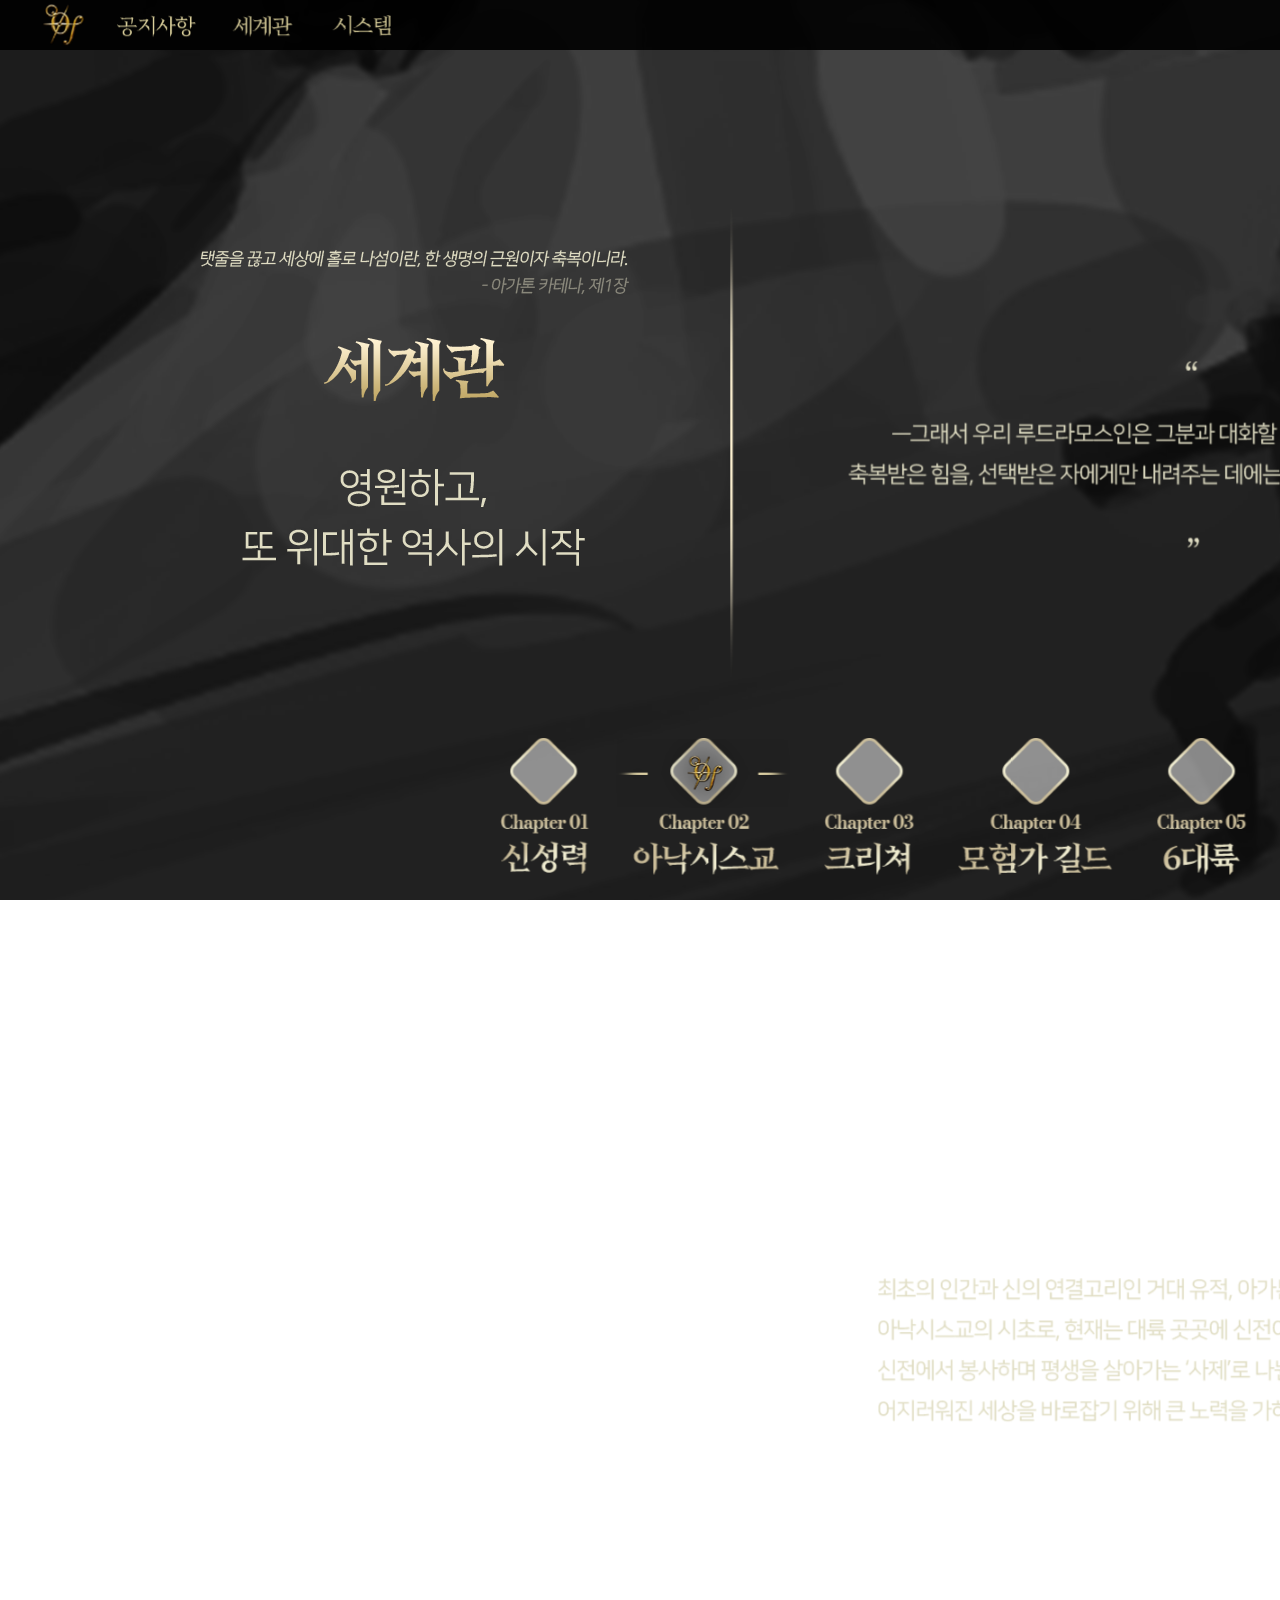
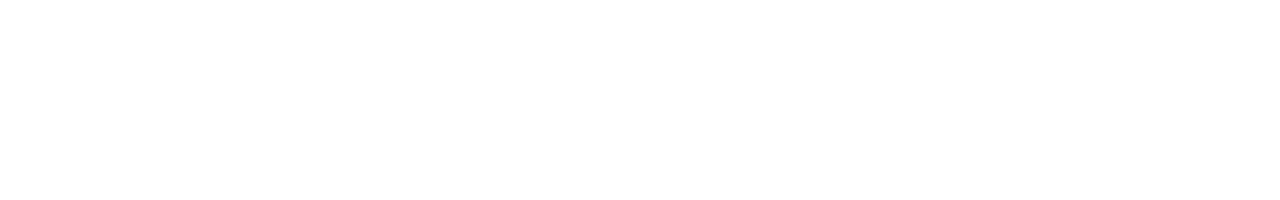
<file: world_sub02.html>
<!DOCTYPE html>
<html lang="ko">

<head>
    <meta charset="UTF-8">
    <meta http-equiv="X-UA-Compatible" content="IE=edge">
    <meta name="viewport" content="width=device-width, initial-scale=1.0">
    <link rel="stylesheet" href="world_sub02.css">

    <title>세계관</title>
</head>

<body>


    <!--상단-->
    <div class="nav">
        <div class="menu_text">
            <div class="notice"><a href="notice.html"><img src="notice.png"></a></div>
            <div class="world"><a href="world.html"><img src="world_top.png"></a></div>
            <div class="position"><a href="system.html"><img src="system_top.png"></a></div>
            <!-- <div class="system"><a href="system.html"><img src="system_top.png"></a></div> -->
        </div>

    </div>

    <!--상단sns-->

    <div class="sns_top">
        <div class="eng_logo"><a href="index.html"><img src="eng_logo.png"></a></div>
        <div class="twitter_top">
            <a href="https://twitter.com/origin_2023"><img src="twitter_top.png"></a>
        </div>
        <div class="band_top">
            <a href="https://band.us/band/90907714"><img src="band_top.png"></a>
        </div>
    </div>

    <!-- 고정부분 -->
    <div class="power_title"><img src="world_title.png"></div>

    <div class="power_line"><img src="world_line.png"></div>

    <div class="chapter01_ui" id="chapter01_ui" onmouseover="uiopen01()" onmouseout="uiclose()"><a href="world_sub01.html"><img src="select_ui.png"></a></div>
    <div class="chapter02_ui" id="chapter02_ui" onmouseover="uiopen02()" onmouseout="uiclose()"><a href="#"><img src="select_ui.png"></a></div>
    <div class="chapter03_ui" id="chapter03_ui" onmouseover="uiopen03()" onmouseout="uiclose()"><a href="world_sub03.html"><img src="select_ui.png"></a></div>
    <div class="chapter04_ui" id="chapter04_ui" onmouseover="uiopen04()" onmouseout="uiclose()"><a href="world_sub04.html"><img src="select_ui.png"></a></div>
    <div class="chapter05_ui" id="chapter05_ui" onmouseover="uiopen05()" onmouseout="uiclose()" onclick="mapopen()"><a href="#"><img src="select_ui.png"></a></div>
    <div class="chapter06_ui" id="chapter06_ui" onmouseover="uiopen06()" onmouseout="uiclose()"><a href="world_sub06.html"><img src="select_ui.png"></a></div>

    <!-- ui -->

    <div class="power_menu">

        
        <div class="chapter01" onmouseover="uiopen01()" onmouseout="uiclose()"><img src="world_chapter_01.png">
        </div>

        <div class="chapter02" onmouseover="uiopen02()" onmouseout="uiclose()"><img src="world_chapter_02.png">
        </div>

        <div class="chapter03" onmouseover="uiopen03()" onmouseout="uiclose()"><img src="world_chapter_03.png">
        </div>

        <div class="chapter04" onmouseover="uiopen04()" onmouseout="uiclose()"><img src="world_chapter_04.png">
        </div>

        <div class="chapter05" onmouseover="uiopen05()" onmouseout="uiclose()" onclick="mapopen()"><img src="world_chapter_05.png">
        </div>

        <div class="chapter06" onmouseover="uiopen06()" onmouseout="uiclose()"><img src="world_chapter_06.png">
        </div>

    </div>

    
    

        <div class="world_map" id="world_map">

            <!-- 맵버튼 -->
    <div class="world_click_01" id="world_click_01" onclick="mapnoteopen01()"><img src="world_map_click.png"></div>
    <div class="world_click_02" id="world_click_02" onclick="mapnoteopen02()"><img src="world_map_click.png"></div>
    <div class="world_click_03" id="world_click_03" onclick="mapnoteopen03()"><img src="world_map_click.png"></div>
    <div class="world_click_04" id="world_click_04" onclick="mapnoteopen04()"><img src="world_map_click.png"></div>
    <div class="world_click_05" id="world_click_05" onclick="mapnoteopen05()"><img src="world_map_click.png"></div>
    <div class="world_click_06" id="world_click_06" onclick="mapnoteopen06()"><img src="world_map_click.png"></div>

    <!-- 맵이미지 -->
    <div class="world_map_note" id="world_map_note">

        <div class="map_01" id="map_01">
            <div class="world_map_01" id="world_map_01" ><img src="world_map_01.png"></div>
            <div class="world_map_close_01" id="world_map_close_01" onclick="mapnoteclose01()"><img src="world_map_close.png"></div>
        </div>
        <div class="map_02" id="map_02">
            <div class="world_map_02" id="world_map_02"><img src="world_map_02.png"></div>
            <div class="world_map_close_02" id="world_map_close_02" onclick="mapnoteclose02()"><img src="world_map_close.png"></div>
        </div>

        <div class="map_03" id="map_03">
            <div class="world_map_03" id="world_map_03"><img src="world_map_03.png"></div>
            <div class="world_map_close_03" id="world_map_close_03" onclick="mapnoteclose03()"><img src="world_map_close.png"></div>
        </div>
        <div class="map_04" id="map_04">
            <div class="world_map_04" id="world_map_04"><img src="world_map_04.png"></div>
            <div class="world_map_close_04" id="world_map_close_04" onclick="mapnoteclose04()"><img src="world_map_close.png"></div>
        </div>
        
        <div class="map_05" id="map_05">
            <div class="world_map_05" id="world_map_05"><img src="world_map_05.png"></div>
            <div class="world_map_close_05" id="world_map_close_05" onclick="mapnoteclose05()"><img src="world_map_close.png"></div>
        </div>
        
        <div class="map_06" id="map_06">
            <div class="world_map_06" id="world_map_06"><img src="world_map_06.png"></div>
            <div class="world_map_close_06" id="world_map_close_06" onclick="mapnoteclose06()"><img src="world_map_close.png"></div>
        </div>

    </div>

            <div class="world_map_img"><img src="world_map_img.png"></div>
            <div class="world_map_img_close" onclick="mapclose()"><img src="world_map_close.png"></div>
            <div class="world_map_back"></div>

            
    
        <!-- 페이지 -->
    
        </div>
        <div class="section" id="section">
            <div class="world_01"><img src="world_text_02.png"></div>
        </div>
        <div class="section" id="section">
            <div class="world_02"><img src="world_text_03.png"></div>
        </div>
    

    <script>

        //맵 부연설명

        function mapnoteopen01() {
            document.getElementById('map_01').style.display = 'block';
        }

        function mapnoteopen02() {
            document.getElementById('map_02').style.display = 'block';
        }

        function mapnoteopen03() {
            document.getElementById('map_03').style.display = 'block';
        }

        function mapnoteopen04() {
            document.getElementById('map_04').style.display = 'block';
        }

        function mapnoteopen05() {
            document.getElementById('map_05').style.display = 'block';
        }

        function mapnoteopen06() {
            document.getElementById('map_06').style.display = 'block';
        }


        // 부연설명 닫기
        function mapnoteclose01() {
            document.getElementById('map_01').style.display = 'none';
        }

        function mapnoteclose02() {
            document.getElementById('map_02').style.display = 'none';
        }

        function mapnoteclose03() {
            document.getElementById('map_03').style.display = 'none';
        }

        function mapnoteclose04() {
            document.getElementById('map_04').style.display = 'none';
        }

        function mapnoteclose05() {
            document.getElementById('map_05').style.display = 'none';
        }

        function mapnoteclose06() {
            document.getElementById('map_06').style.display = 'none';
        }


        //chapter05eopen

        function mapopen() {
            document.getElementById('world_map').style.display = 'block';

        }

        function mapclose() {
            document.getElementById('world_map').style.display = 'none';

        }


        //마우스 오버

        // 챕1
        function uiopen01() {
            document.getElementById('chapter01_ui').style.opacity='100%';
            document.getElementById('chapter02_ui').style.opacity='0%';
            document.getElementById('chapter03_ui').style.opacity='0%';
            document.getElementById('chapter04_ui').style.opacity='0%';
            document.getElementById('chapter05_ui').style.opacity='0%';
            document.getElementById('chapter06_ui').style.opacity='0%';
        }
        function uiclose() {
            document.getElementById('chapter01_ui').style.opacity='0%';
            document.getElementById('chapter02_ui').style.opacity='100%';
            document.getElementById('chapter03_ui').style.opacity='0%';
            document.getElementById('chapter04_ui').style.opacity='0%';
            document.getElementById('chapter05_ui').style.opacity='0%';
            document.getElementById('chapter06_ui').style.opacity='0%';
        }
        // 챕2
        function uiopen02() {
            document.getElementById('chapter01_ui').style.opacity='0%';
            document.getElementById('chapter02_ui').style.opacity='100%';
            document.getElementById('chapter03_ui').style.opacity='0%';
            document.getElementById('chapter04_ui').style.opacity='0%';
            document.getElementById('chapter05_ui').style.opacity='0%';
            document.getElementById('chapter06_ui').style.opacity='0%';
        }

        
        // 챕3
        function uiopen03() {
            document.getElementById('chapter01_ui').style.opacity='0%';
            document.getElementById('chapter02_ui').style.opacity='0%';
            document.getElementById('chapter03_ui').style.opacity='100%';
            document.getElementById('chapter04_ui').style.opacity='0%';
            document.getElementById('chapter05_ui').style.opacity='0%';
            document.getElementById('chapter06_ui').style.opacity='0%';
        }

        
        // 챕4
        function uiopen04() {
            document.getElementById('chapter01_ui').style.opacity='0%';
            document.getElementById('chapter02_ui').style.opacity='0%';
            document.getElementById('chapter03_ui').style.opacity='0%';
            document.getElementById('chapter04_ui').style.opacity='100%';
            document.getElementById('chapter05_ui').style.opacity='0%';
            document.getElementById('chapter06_ui').style.opacity='0%';
        }

        
        // 챕5
        function uiopen05() {
            document.getElementById('chapter01_ui').style.opacity='0%';
            document.getElementById('chapter02_ui').style.opacity='0%';
            document.getElementById('chapter03_ui').style.opacity='0%';
            document.getElementById('chapter04_ui').style.opacity='0%';
            document.getElementById('chapter05_ui').style.opacity='100%';
            document.getElementById('chapter06_ui').style.opacity='0%';
        }

        
        // 챕6
        function uiopen06() {
            document.getElementById('chapter01_ui').style.opacity='0%';
            document.getElementById('chapter02_ui').style.opacity='0%';
            document.getElementById('chapter03_ui').style.opacity='0%';
            document.getElementById('chapter04_ui').style.opacity='0%';
            document.getElementById('chapter05_ui').style.opacity='0%';
            document.getElementById('chapter06_ui').style.opacity='100%';
        }



        // 스크롤 애니메이션
        window.onload = function () {
            const elm = document.querySelectorAll('.section');
            const elmCount = elm.length;
            elm.forEach(function (item, index) {
                item.addEventListener('mousewheel', function (event) {
                    event.preventDefault();
                    let delta = 0;

                    if (!event) event = window.event;
                    if (event.wheelDelta) {
                        delta = event.wheelDelta / 100;
                        if (window.opera) delta = -delta;
                    }
                    else if (event.detail)
                        delta = -event.detail / 3;

                    let moveTop = window.scrollY;
                    let elmSelector = elm[index];

                    // wheel down : move to next section
                    if (delta < 0) {
                        if (elmSelector !== elmCount - 1) {
                            try {
                                moveTop = window.pageYOffset + elmSelector.nextElementSibling.getBoundingClientRect().top;
                            } catch (e) { }
                        }
                    }
                    // wheel up : move to previous section
                    else {
                        if (elmSelector !== 0) {
                            try {
                                moveTop = window.pageYOffset + elmSelector.previousElementSibling.getBoundingClientRect().top;
                            } catch (e) { }
                        }
                    }

                    const body = document.querySelector('html');
                    window.scrollTo({ top: moveTop, left: 0, behavior: 'smooth' });
                });
            });
        }


    </script>







</body>

</html>
</file>
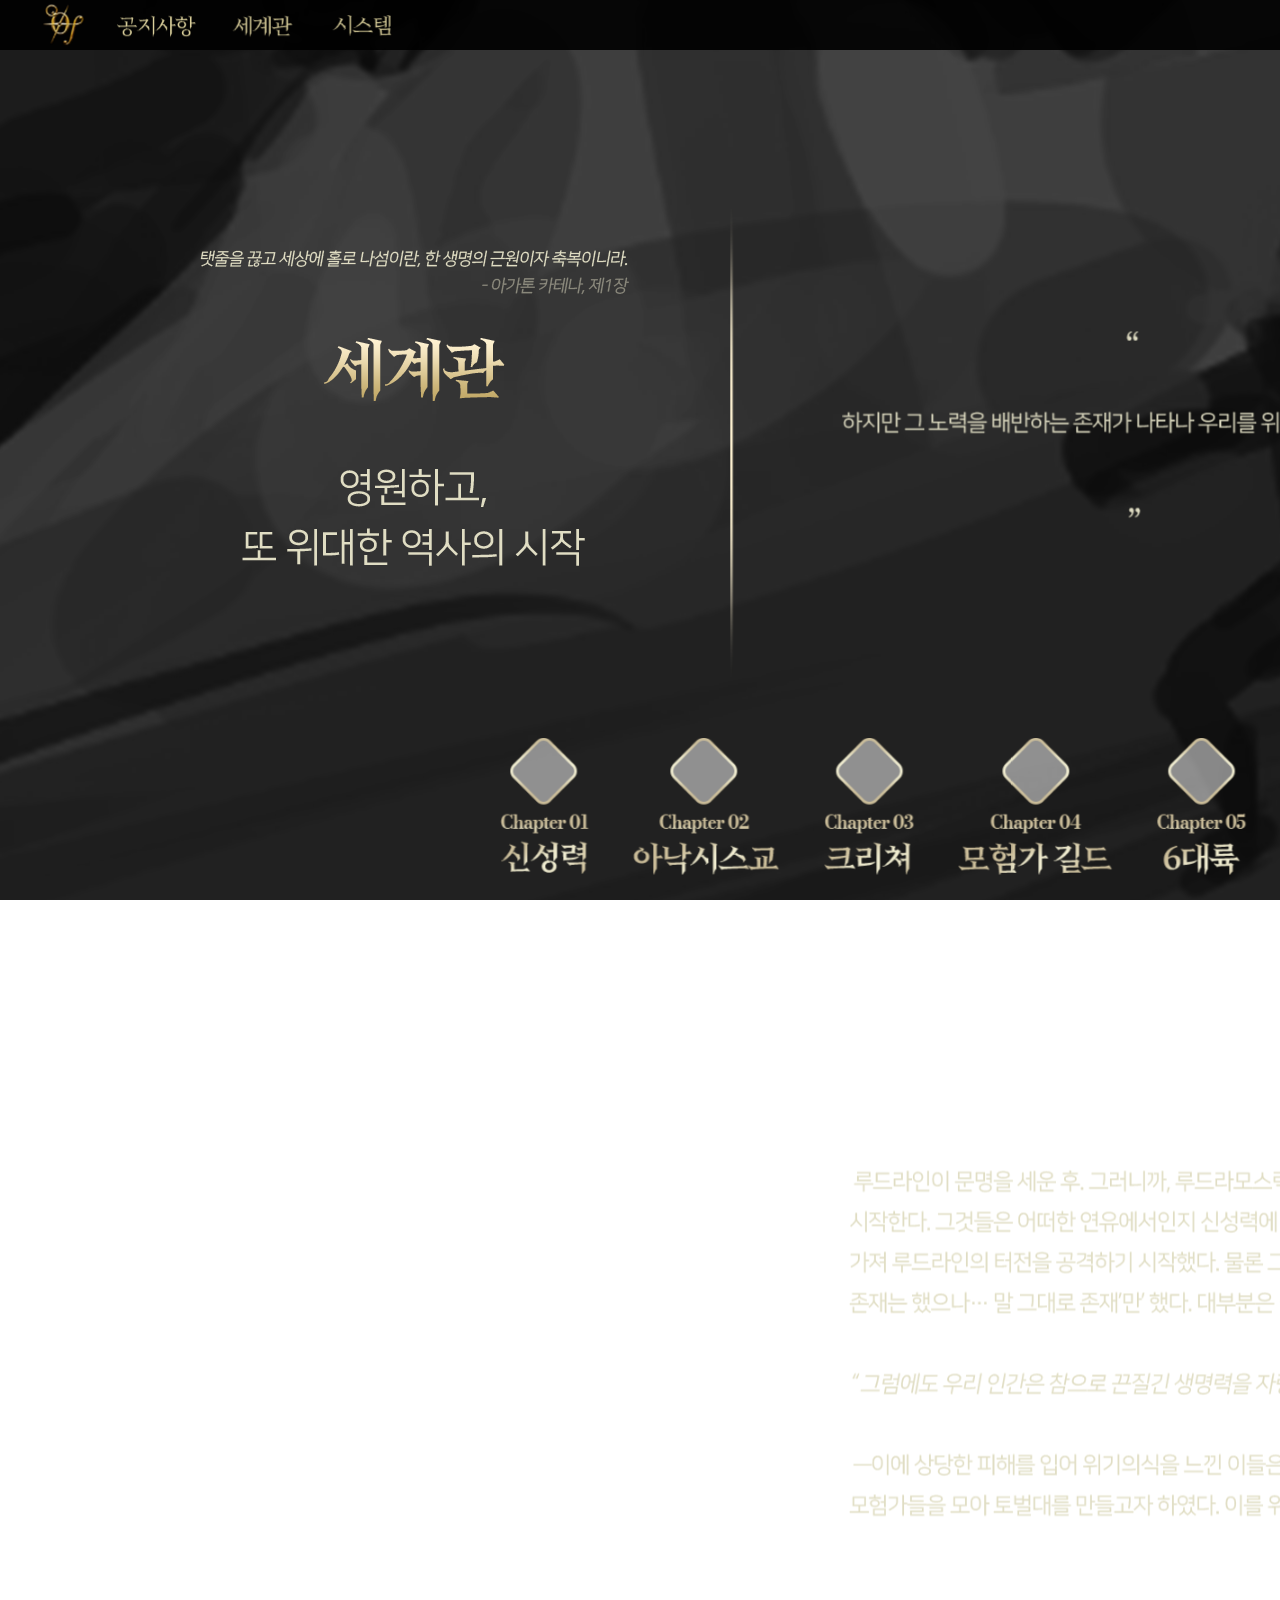
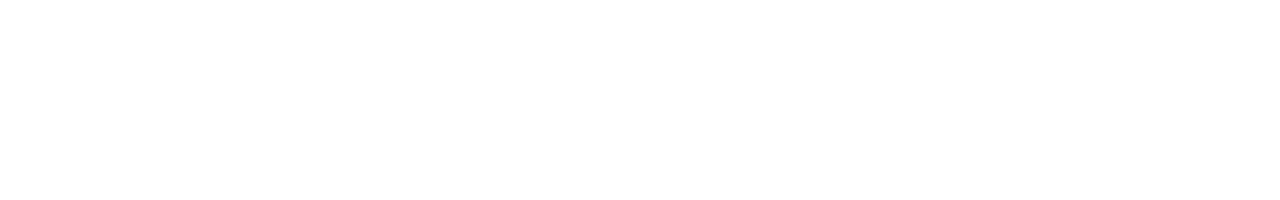
<file: world_sub03.html>
<!DOCTYPE html>
<html lang="ko">

<head>
    <meta charset="UTF-8">
    <meta http-equiv="X-UA-Compatible" content="IE=edge">
    <meta name="viewport" content="width=device-width, initial-scale=1.0">
    <link rel="stylesheet" href="world_sub03.css">

    <title>세계관</title>
</head>

<body>


    <!--상단-->
    <div class="nav">
        <div class="menu_text">
            <div class="notice"><a href="notice.html"><img src="notice.png"></a></div>
            <div class="world"><a href="world.html"><img src="world_top.png"></a></div>
            <div class="position"><a href="system.html"><img src="system_top.png"></a></div>
            <!-- <div class="system"><a href="system.html"><img src="system_top.png"></a></div> -->
        </div>

    </div>

    <!--상단sns-->

    <div class="sns_top">
        <div class="eng_logo"><a href="index.html"><img src="eng_logo.png"></a></div>
        <div class="twitter_top">
            <a href="https://twitter.com/origin_2023"><img src="twitter_top.png"></a>
        </div>
        <div class="band_top">
            <a href="https://band.us/band/90907714"><img src="band_top.png"></a>
        </div>
    </div>

    <!-- 고정부분 -->
    <div class="power_title"><img src="world_title.png"></div>

    <div class="power_line"><img src="world_line.png"></div>

    <div class="chapter01_ui" id="chapter01_ui" onmouseover="uiopen01()" onmouseout="uiclose()"><a href="world_sub01.html"><img src="select_ui.png"></a></div>
    <div class="chapter02_ui" id="chapter02_ui" onmouseover="uiopen02()" onmouseout="uiclose()"><a href="world_sub02.html"><img src="select_ui.png"></a></div>
    <div class="chapter03_ui" id="chapter03_ui" onmouseover="uiopen03()" onmouseout="uiclose()"><a href="#"><img src="select_ui.png"></a></div>
    <div class="chapter04_ui" id="chapter04_ui" onmouseover="uiopen04()" onmouseout="uiclose()"><a href="world_sub04.html"><img src="select_ui.png"></a></div>
    <div class="chapter05_ui" id="chapter05_ui" onmouseover="uiopen05()" onmouseout="uiclose()" onclick="mapopen()"><a href="#"><img src="select_ui.png"></a></div>
    <div class="chapter06_ui" id="chapter06_ui" onmouseover="uiopen06()" onmouseout="uiclose()"><a href="world_sub06.html"><img src="select_ui.png"></a></div>

    <!-- ui -->

    <div class="power_menu">

        
        <div class="chapter01" onmouseover="uiopen01()" onmouseout="uiclose01()"><img src="world_chapter_01.png">
        </div>

        <div class="chapter02" onmouseover="uiopen02()" onmouseout="uiclose01()"><img src="world_chapter_02.png">
        </div>

        <div class="chapter03"><img src="world_chapter_03.png">
        </div>

        <div class="chapter04" onmouseover="uiopen04()" onmouseout="uiclose01()"><img src="world_chapter_04.png">
        </div>

        <div class="chapter05" onmouseover="uiopen05()" onmouseout="uiclose01()" onclick="mapopen()"><img src="world_chapter_05.png">
        </div>

        <div class="chapter06" onmouseover="uiopen06()" onmouseout="uiclose01()"><img src="world_chapter_06.png">
        </div>

    </div>
    <!-- 이거 지도 -->
    <div class="world_map" id="world_map">

        <!-- 맵버튼 -->
        <div class="world_click_01" id="world_click_01" onclick="mapnoteopen01()"><img src="world_map_click.png"></div>
        <div class="world_click_02" id="world_click_02" onclick="mapnoteopen02()"><img src="world_map_click.png"></div>
        <div class="world_click_03" id="world_click_03" onclick="mapnoteopen03()"><img src="world_map_click.png"></div>
        <div class="world_click_04" id="world_click_04" onclick="mapnoteopen04()"><img src="world_map_click.png"></div>
        <div class="world_click_05" id="world_click_05" onclick="mapnoteopen05()"><img src="world_map_click.png"></div>
        <div class="world_click_06" id="world_click_06" onclick="mapnoteopen06()"><img src="world_map_click.png"></div>

        <!-- 맵이미지 -->
        <div class="world_map_note" id="world_map_note">

            <div class="map_01" id="map_01">
                <div class="world_map_01" id="world_map_01" ><img src="world_map_01.png"></div>
                <div class="world_map_close_01" id="world_map_close_01" onclick="mapnoteclose01()"><img src="world_map_close.png"></div>
            </div>
            <div class="map_02" id="map_02">
                <div class="world_map_02" id="world_map_02"><img src="world_map_02.png"></div>
                <div class="world_map_close_02" id="world_map_close_02" onclick="mapnoteclose02()"><img src="world_map_close.png"></div>
            </div>

            <div class="map_03" id="map_03">
                <div class="world_map_03" id="world_map_03"><img src="world_map_03.png"></div>
                <div class="world_map_close_03" id="world_map_close_03" onclick="mapnoteclose03()"><img src="world_map_close.png"></div>
            </div>
            <div class="map_04" id="map_04">
                <div class="world_map_04" id="world_map_04"><img src="world_map_04.png"></div>
                <div class="world_map_close_04" id="world_map_close_04" onclick="mapnoteclose04()"><img src="world_map_close.png"></div>
            </div>
            
            <div class="map_05" id="map_05">
                <div class="world_map_05" id="world_map_05"><img src="world_map_05.png"></div>
                <div class="world_map_close_05" id="world_map_close_05" onclick="mapnoteclose05()"><img src="world_map_close.png"></div>
            </div>
            
            <div class="map_06" id="map_06">
                <div class="world_map_06" id="world_map_06"><img src="world_map_06.png"></div>
                <div class="world_map_close_06" id="world_map_close_06" onclick="mapnoteclose06()"><img src="world_map_close.png"></div>
            </div>
    
        </div>

        
        <div class="world_map_img"><img src="world_map_img.png"></div>
        <div class="world_map_img_close" onclick="mapclose()"><img src="world_map_close.png"></div>
        <div class="world_map_back"></div>
    </div>

    <!-- 여기에 스크롤 내용넣기 -->

        <div class="section">
            <div class="world_01"><img src="world_text_04.png"></div>
        </div>
        <div class="section">
            <div class="world_02"><img src="world_text_05.png"></div>
        </div>

    <script>

        //맵 부연설명

        function mapnoteopen01() {
            document.getElementById('map_01').style.display = 'block';
        }

        function mapnoteopen02() {
            document.getElementById('map_02').style.display = 'block';
        }

        function mapnoteopen03() {
            document.getElementById('map_03').style.display = 'block';
        }

        function mapnoteopen04() {
            document.getElementById('map_04').style.display = 'block';
        }

        function mapnoteopen05() {
            document.getElementById('map_05').style.display = 'block';
        }

        function mapnoteopen06() {
            document.getElementById('map_06').style.display = 'block';
        }


        // 부연설명 닫기
        function mapnoteclose01() {
            document.getElementById('map_01').style.display = 'none';
        }

        function mapnoteclose02() {
            document.getElementById('map_02').style.display = 'none';
        }

        function mapnoteclose03() {
            document.getElementById('map_03').style.display = 'none';
        }

        function mapnoteclose04() {
            document.getElementById('map_04').style.display = 'none';
        }

        function mapnoteclose05() {
            document.getElementById('map_05').style.display = 'none';
        }

        function mapnoteclose06() {
            document.getElementById('map_06').style.display = 'none';
        }

        //chapter05eopen

        function mapopen() {
            document.getElementById('world_map').style.display = 'block';

        }

        function mapclose() {
            document.getElementById('world_map').style.display = 'none';

        }

        //마우스 오버

        // 챕1
        function uiopen01() {
            document.getElementById('chapter01_ui').style.opacity='100%';
            document.getElementById('chapter02_ui').style.opacity='0%';
            document.getElementById('chapter03_ui').style.opacity='0%';
            document.getElementById('chapter04_ui').style.opacity='0%';
            document.getElementById('chapter05_ui').style.opacity='0%';
            document.getElementById('chapter06_ui').style.opacity='0%';
        }
        function uiclose() {
            document.getElementById('chapter01_ui').style.opacity='0%';
            document.getElementById('chapter02_ui').style.opacity='0%';
            document.getElementById('chapter03_ui').style.opacity='100%';
            document.getElementById('chapter04_ui').style.opacity='0%';
            document.getElementById('chapter05_ui').style.opacity='0%';
            document.getElementById('chapter06_ui').style.opacity='0%';
        }
        // 챕2
        function uiopen02() {
            document.getElementById('chapter01_ui').style.opacity='0%';
            document.getElementById('chapter02_ui').style.opacity='100%';
            document.getElementById('chapter03_ui').style.opacity='0%';
            document.getElementById('chapter04_ui').style.opacity='0%';
            document.getElementById('chapter05_ui').style.opacity='0%';
            document.getElementById('chapter06_ui').style.opacity='0%';
        }

        
        // 챕3
        function uiopen03() {
            document.getElementById('chapter01_ui').style.opacity='0%';
            document.getElementById('chapter02_ui').style.opacity='0%';
            document.getElementById('chapter03_ui').style.opacity='100%';
            document.getElementById('chapter04_ui').style.opacity='0%';
            document.getElementById('chapter05_ui').style.opacity='0%';
            document.getElementById('chapter06_ui').style.opacity='0%';
        }

        
        // 챕4
        function uiopen04() {
            document.getElementById('chapter01_ui').style.opacity='0%';
            document.getElementById('chapter02_ui').style.opacity='0%';
            document.getElementById('chapter03_ui').style.opacity='0%';
            document.getElementById('chapter04_ui').style.opacity='100%';
            document.getElementById('chapter05_ui').style.opacity='0%';
            document.getElementById('chapter06_ui').style.opacity='0%';
        }

        
        // 챕5
        function uiopen05() {
            document.getElementById('chapter01_ui').style.opacity='0%';
            document.getElementById('chapter02_ui').style.opacity='0%';
            document.getElementById('chapter03_ui').style.opacity='0%';
            document.getElementById('chapter04_ui').style.opacity='0%';
            document.getElementById('chapter05_ui').style.opacity='100%';
            document.getElementById('chapter06_ui').style.opacity='0%';
        }

        
        // 챕6
        function uiopen06() {
            document.getElementById('chapter01_ui').style.opacity='0%';
            document.getElementById('chapter02_ui').style.opacity='0%';
            document.getElementById('chapter03_ui').style.opacity='0%';
            document.getElementById('chapter04_ui').style.opacity='0%';
            document.getElementById('chapter05_ui').style.opacity='0%';
            document.getElementById('chapter06_ui').style.opacity='100%';
        }


        // 스크롤 애니메이션
        window.onload = function () {
            const elm = document.querySelectorAll('.section');
            const elmCount = elm.length;
            elm.forEach(function (item, index) {
                item.addEventListener('mousewheel', function (event) {
                    event.preventDefault();
                    let delta = 0;

                    if (!event) event = window.event;
                    if (event.wheelDelta) {
                        delta = event.wheelDelta / 100;
                        if (window.opera) delta = -delta;
                    }
                    else if (event.detail)
                        delta = -event.detail / 3;

                    let moveTop = window.scrollY;
                    let elmSelector = elm[index];

                    // wheel down : move to next section
                    if (delta < 0) {
                        if (elmSelector !== elmCount - 1) {
                            try {
                                moveTop = window.pageYOffset + elmSelector.nextElementSibling.getBoundingClientRect().top;
                            } catch (e) { }
                        }
                    }
                    // wheel up : move to previous section
                    else {
                        if (elmSelector !== 0) {
                            try {
                                moveTop = window.pageYOffset + elmSelector.previousElementSibling.getBoundingClientRect().top;
                            } catch (e) { }
                        }
                    }

                    const body = document.querySelector('html');
                    window.scrollTo({ top: moveTop, left: 0, behavior: 'smooth' });
                });
            });
        }


    </script>







</body>

</html>
</file>
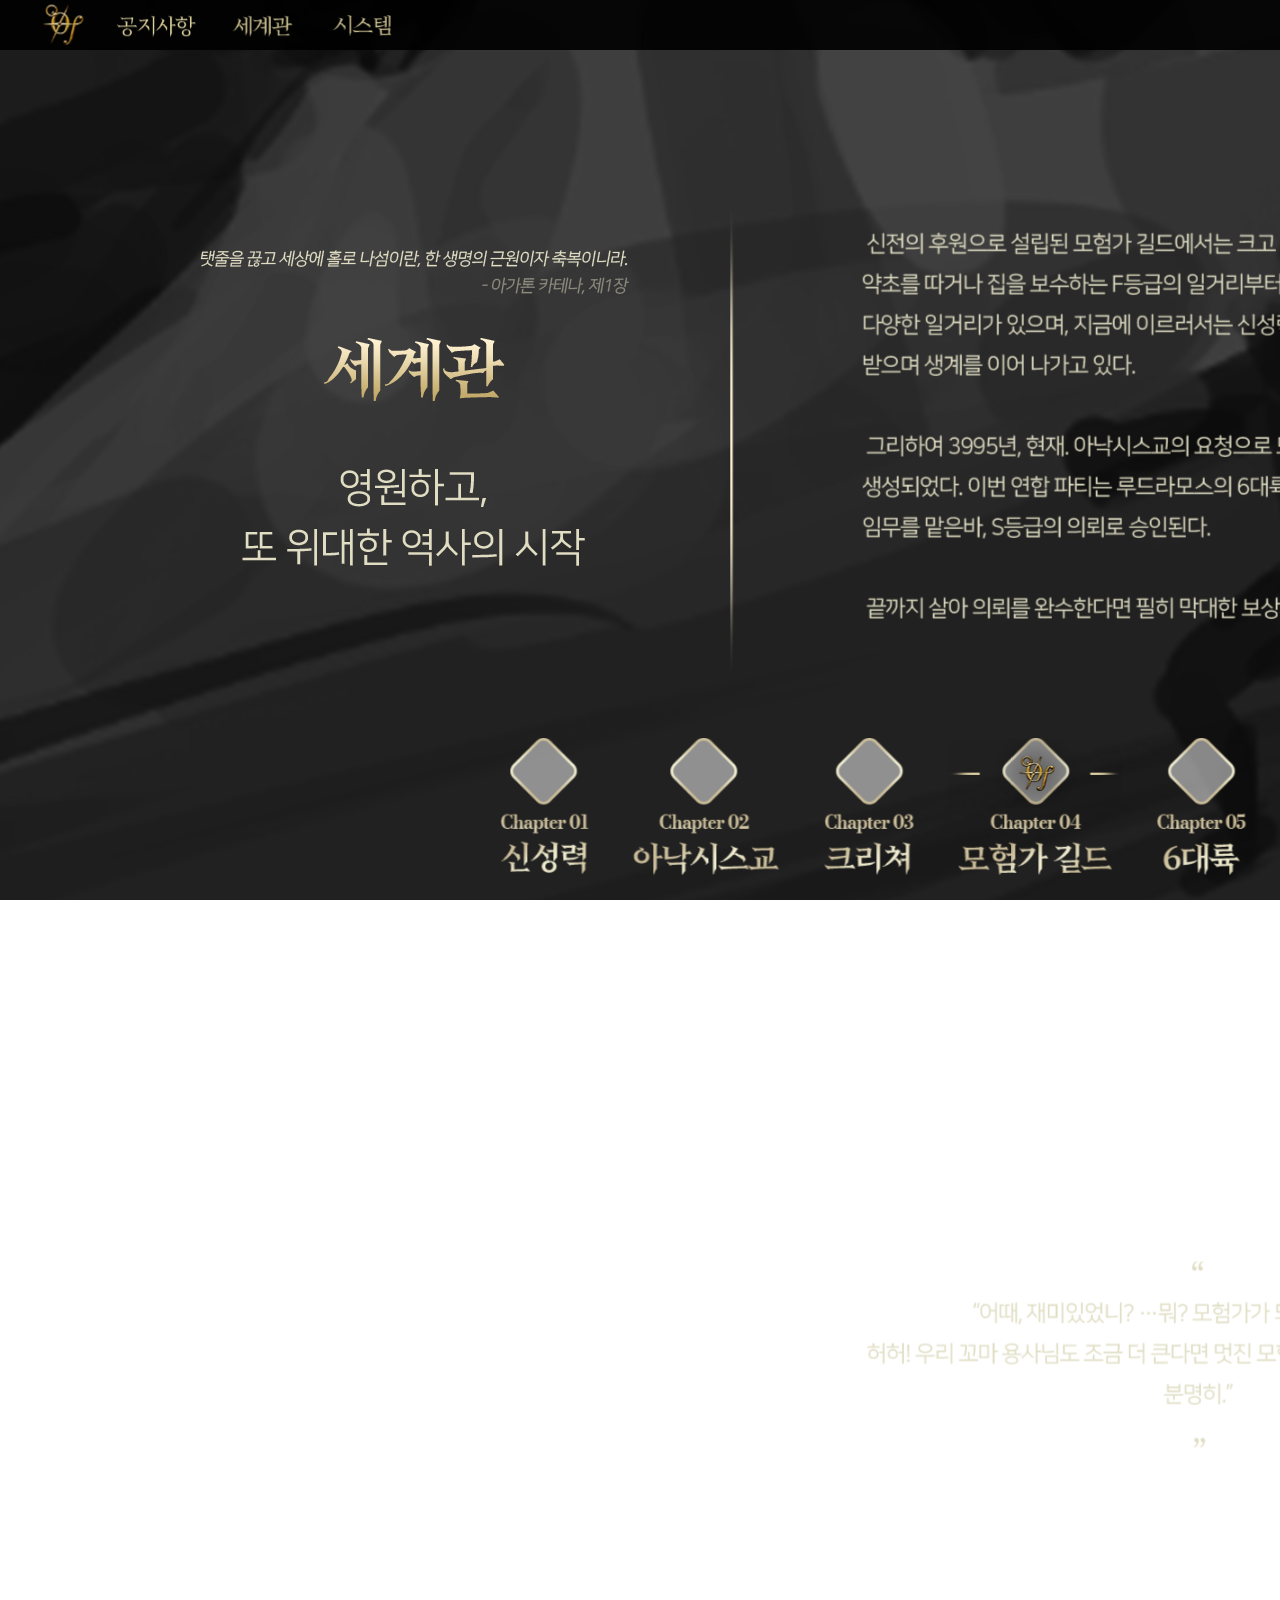
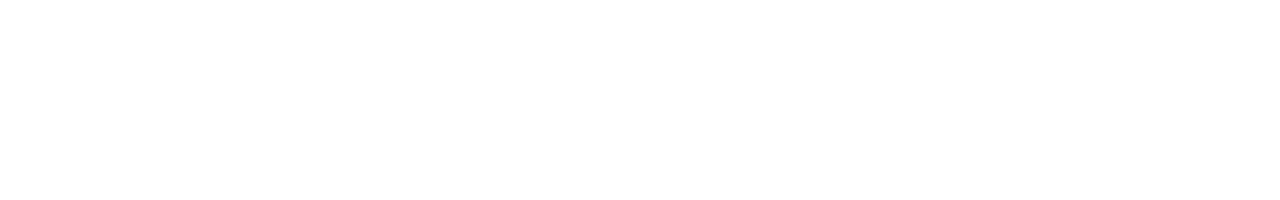
<file: world_sub04.html>
<!DOCTYPE html>
<html lang="ko">

<head>
    <meta charset="UTF-8">
    <meta http-equiv="X-UA-Compatible" content="IE=edge">
    <meta name="viewport" content="width=device-width, initial-scale=1.0">
    <link rel="stylesheet" href="world_sub04.css">

    <title>세계관</title>
</head>

<body>


    <!--상단-->
    <div class="nav">
        <div class="menu_text">
            <div class="notice"><a href="notice.html"><img src="notice.png"></a></div>
            <div class="world"><a href="world.html"><img src="world_top.png"></a></div>
            <div class="position"><a href="system.html"><img src="system_top.png"></a></div>
            <!-- <div class="system"><a href="system.html"><img src="system_top.png"></a></div> -->
        </div>

    </div>

    <!--상단sns-->

    <div class="sns_top">
        <div class="eng_logo"><a href="index.html"><img src="eng_logo.png"></a></div>
        <div class="twitter_top">
            <a href="https://twitter.com/origin_2023"><img src="twitter_top.png"></a>
        </div>
        <div class="band_top">
            <a href="https://band.us/band/90907714"><img src="band_top.png"></a>
        </div>
    </div>

    <!-- 고정부분 -->

    <div class="fixed" id="fixed">
        <div class="power_title"><img src="world_title.png"></div>

        <div class="power_line"><img src="world_line.png"></div>

        <div class="chapter01_ui" id="chapter01_ui" onmouseover="uiopen01()" onmouseout="uiclose()"><a href="world_sub01.html"><img src="select_ui.png"></a></div>
    <div class="chapter02_ui" id="chapter02_ui" onmouseover="uiopen02()" onmouseout="uiclose()"><a href="world_sub02.html"><img src="select_ui.png"></a></div>
    <div class="chapter03_ui" id="chapter03_ui" onmouseover="uiopen03()" onmouseout="uiclose()"><a href="world_sub03.html"><img src="select_ui.png"></a></div>
    <div class="chapter04_ui" id="chapter04_ui" onmouseover="uiopen04()" onmouseout="uiclose()"><a href="#"><img src="select_ui.png"></a></div>
    <div class="chapter05_ui" id="chapter05_ui" onmouseover="uiopen05()" onmouseout="uiclose()" onclick="mapopen()"><a href="#"><img src="select_ui.png"></a></div>
    <div class="chapter06_ui" id="chapter06_ui" onmouseover="uiopen06()" onmouseout="uiclose()"><a href="world_sub06.html"><img src="select_ui.png"></a></div>
    </div>
    <!-- ui -->

    <div class="power_menu">


        <div class="chapter01" onmouseover="uiopen01()" onmouseout="uiclose()"><img src="world_chapter_01.png">
        </div>

        <div class="chapter02" onmouseover="uiopen02()" onmouseout="uiclose()"><img src="world_chapter_02.png">
        </div>

        <div class="chapter03" onmouseover="uiopen03()" onmouseout="uiclose()"><img src="world_chapter_03.png">
        </div>

        <div class="chapter04"><img src="world_chapter_04.png">
        </div>

        <div class="chapter05" onmouseover="uiopen05()" onmouseout="uiclose()" onclick="mapopen()"><img src="world_chapter_05.png">
        </div>

        <div class="chapter06" onmouseover="uiopen06()" onmouseout="uiclose()"><img src="world_chapter_06.png">
        </div>

    </div>

    <!-- 이거 지도 -->
    <div class="world_map" id="world_map">

        <!-- 맵버튼 -->
        <div class="world_click_01" id="world_click_01" onclick="mapnoteopen01()"><img src="world_map_click.png"></div>
        <div class="world_click_02" id="world_click_02" onclick="mapnoteopen02()"><img src="world_map_click.png"></div>
        <div class="world_click_03" id="world_click_03" onclick="mapnoteopen03()"><img src="world_map_click.png"></div>
        <div class="world_click_04" id="world_click_04" onclick="mapnoteopen04()"><img src="world_map_click.png"></div>
        <div class="world_click_05" id="world_click_05" onclick="mapnoteopen05()"><img src="world_map_click.png"></div>
        <div class="world_click_06" id="world_click_06" onclick="mapnoteopen06()"><img src="world_map_click.png"></div>

        <!-- 맵이미지 -->
        <div class="world_map_note" id="world_map_note">

            <div class="map_01" id="map_01">
                <div class="world_map_01" id="world_map_01" ><img src="world_map_01.png"></div>
                <div class="world_map_close_01" id="world_map_close_01" onclick="mapnoteclose01()"><img src="world_map_close.png"></div>
            </div>
            <div class="map_02" id="map_02">
                <div class="world_map_02" id="world_map_02"><img src="world_map_02.png"></div>
                <div class="world_map_close_02" id="world_map_close_02" onclick="mapnoteclose02()"><img src="world_map_close.png"></div>
            </div>

            <div class="map_03" id="map_03">
                <div class="world_map_03" id="world_map_03"><img src="world_map_03.png"></div>
                <div class="world_map_close_03" id="world_map_close_03" onclick="mapnoteclose03()"><img src="world_map_close.png"></div>
            </div>
            <div class="map_04" id="map_04">
                <div class="world_map_04" id="world_map_04"><img src="world_map_04.png"></div>
                <div class="world_map_close_04" id="world_map_close_04" onclick="mapnoteclose04()"><img src="world_map_close.png"></div>
            </div>
            
            <div class="map_05" id="map_05">
                <div class="world_map_05" id="world_map_05"><img src="world_map_05.png"></div>
                <div class="world_map_close_05" id="world_map_close_05" onclick="mapnoteclose05()"><img src="world_map_close.png"></div>
            </div>
            
            <div class="map_06" id="map_06">
                <div class="world_map_06" id="world_map_06"><img src="world_map_06.png"></div>
                <div class="world_map_close_06" id="world_map_close_06" onclick="mapnoteclose06()"><img src="world_map_close.png"></div>
            </div>
    
        </div>

        <div class="world_map_img"><img src="world_map_img.png"></div>
        <div class="world_map_img_close" onclick="mapclose()"><img src="world_map_close.png"></div>
        <div class="world_map_back"></div>
    </div>
    <!-- 페이지 -->

    
    <div class="section" id="section">
        <div class="world_01"><img src="world_text_06.png"></div>
    </div>
    <div class="section" id="section">
        <div class="world_02"><img src="world_text_07.png"></div>
    </div>


    <script>

        //맵 부연설명

        function mapnoteopen01() {
            document.getElementById('map_01').style.display = 'block';
        }

        function mapnoteopen02() {
            document.getElementById('map_02').style.display = 'block';
        }

        function mapnoteopen03() {
            document.getElementById('map_03').style.display = 'block';
        }

        function mapnoteopen04() {
            document.getElementById('map_04').style.display = 'block';
        }

        function mapnoteopen05() {
            document.getElementById('map_05').style.display = 'block';
        }

        function mapnoteopen06() {
            document.getElementById('map_06').style.display = 'block';
        }


        // 부연설명 닫기
        function mapnoteclose01() {
            document.getElementById('map_01').style.display = 'none';
        }

        function mapnoteclose02() {
            document.getElementById('map_02').style.display = 'none';
        }

        function mapnoteclose03() {
            document.getElementById('map_03').style.display = 'none';
        }

        function mapnoteclose04() {
            document.getElementById('map_04').style.display = 'none';
        }

        function mapnoteclose05() {
            document.getElementById('map_05').style.display = 'none';
        }

        function mapnoteclose06() {
            document.getElementById('map_06').style.display = 'none';
        }


        //chapter05eopen

        function mapopen() {
            document.getElementById('world_map').style.display = 'block';

        }

        function mapclose() {
            document.getElementById('world_map').style.display = 'none';

        }

        //마우스 오버


        // 챕1
        function uiopen01() {
            document.getElementById('chapter01_ui').style.opacity='100%';
            document.getElementById('chapter02_ui').style.opacity='0%';
            document.getElementById('chapter03_ui').style.opacity='0%';
            document.getElementById('chapter04_ui').style.opacity='0%';
            document.getElementById('chapter05_ui').style.opacity='0%';
            document.getElementById('chapter06_ui').style.opacity='0%';
        }
        function uiclose() {
            document.getElementById('chapter01_ui').style.opacity='0%';
            document.getElementById('chapter02_ui').style.opacity='0%';
            document.getElementById('chapter03_ui').style.opacity='0%';
            document.getElementById('chapter04_ui').style.opacity='100%';
            document.getElementById('chapter05_ui').style.opacity='0%';
            document.getElementById('chapter06_ui').style.opacity='0%';
        }
        // 챕2
        function uiopen02() {
            document.getElementById('chapter01_ui').style.opacity='0%';
            document.getElementById('chapter02_ui').style.opacity='100%';
            document.getElementById('chapter03_ui').style.opacity='0%';
            document.getElementById('chapter04_ui').style.opacity='0%';
            document.getElementById('chapter05_ui').style.opacity='0%';
            document.getElementById('chapter06_ui').style.opacity='0%';
        }

        
        // 챕3
        function uiopen03() {
            document.getElementById('chapter01_ui').style.opacity='0%';
            document.getElementById('chapter02_ui').style.opacity='0%';
            document.getElementById('chapter03_ui').style.opacity='100%';
            document.getElementById('chapter04_ui').style.opacity='0%';
            document.getElementById('chapter05_ui').style.opacity='0%';
            document.getElementById('chapter06_ui').style.opacity='0%';
        }

        
        // 챕4
        function uiopen04() {
            document.getElementById('chapter01_ui').style.opacity='0%';
            document.getElementById('chapter02_ui').style.opacity='0%';
            document.getElementById('chapter03_ui').style.opacity='0%';
            document.getElementById('chapter04_ui').style.opacity='100%';
            document.getElementById('chapter05_ui').style.opacity='0%';
            document.getElementById('chapter06_ui').style.opacity='0%';
        }

        
        // 챕5
        function uiopen05() {
            document.getElementById('chapter01_ui').style.opacity='0%';
            document.getElementById('chapter02_ui').style.opacity='0%';
            document.getElementById('chapter03_ui').style.opacity='0%';
            document.getElementById('chapter04_ui').style.opacity='0%';
            document.getElementById('chapter05_ui').style.opacity='100%';
            document.getElementById('chapter06_ui').style.opacity='0%';
        }

        
        // 챕6
        function uiopen06() {
            document.getElementById('chapter01_ui').style.opacity='0%';
            document.getElementById('chapter02_ui').style.opacity='0%';
            document.getElementById('chapter03_ui').style.opacity='0%';
            document.getElementById('chapter04_ui').style.opacity='0%';
            document.getElementById('chapter05_ui').style.opacity='0%';
            document.getElementById('chapter06_ui').style.opacity='100%';
        }





        // 스크롤 애니메이션
        window.onload = function () {
            const elm = document.querySelectorAll('.section');
            const elmCount = elm.length;
            elm.forEach(function (item, index) {
                item.addEventListener('mousewheel', function (event) {
                    event.preventDefault();
                    let delta = 0;

                    if (!event) event = window.event;
                    if (event.wheelDelta) {
                        delta = event.wheelDelta / 100;
                        if (window.opera) delta = -delta;
                    }
                    else if (event.detail)
                        delta = -event.detail / 3;

                    let moveTop = window.scrollY;
                    let elmSelector = elm[index];

                    // wheel down : move to next section
                    if (delta < 0) {
                        if (elmSelector !== elmCount - 1) {
                            try {
                                moveTop = window.pageYOffset + elmSelector.nextElementSibling.getBoundingClientRect().top;
                            } catch (e) { }
                        }
                    }
                    // wheel up : move to previous section
                    else {
                        if (elmSelector !== 0) {
                            try {
                                moveTop = window.pageYOffset + elmSelector.previousElementSibling.getBoundingClientRect().top;
                            } catch (e) { }
                        }
                    }

                    const body = document.querySelector('html');
                    window.scrollTo({ top: moveTop, left: 0, behavior: 'smooth' });
                });
            });
        }


    </script>







</body>

</html>
</file>
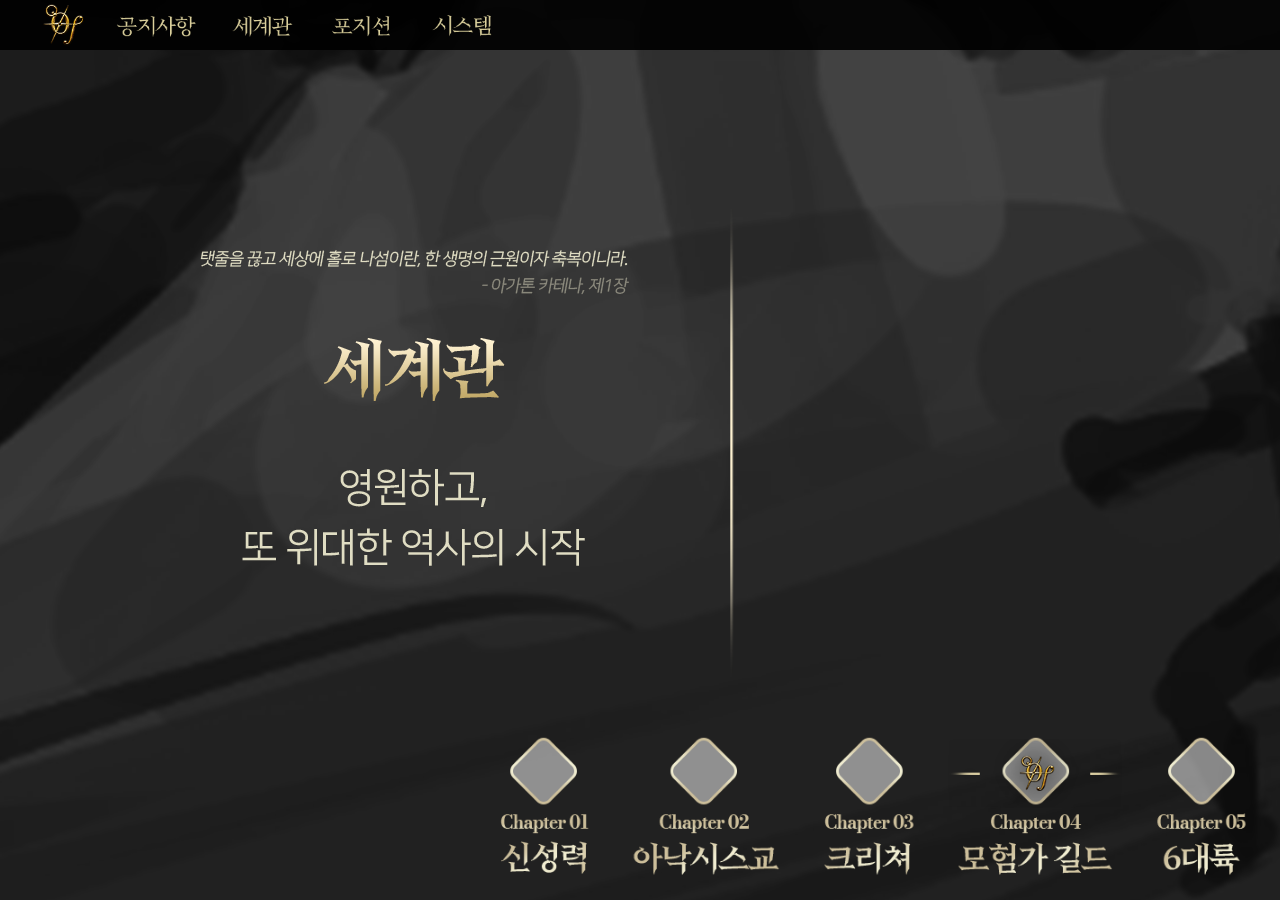
<file: world_sub05.html>
<!DOCTYPE html>
<html lang="ko">

<head>
    <meta charset="UTF-8">
    <meta http-equiv="X-UA-Compatible" content="IE=edge">
    <meta name="viewport" content="width=device-width, initial-scale=1.0">
    <link rel="stylesheet" href="world_sub05.css">

    <title>세계관</title>
</head>

<body>


    <!--상단-->
    <div class="nav">
        <div class="menu_text">
            <div class="notice"><a href="notice.html"><img src="notice.png"></a></div>
            <div class="world"><a href="world.html"><img src="world_top.png"></a></div>
            <div class="position"><a href="position.html"><img src="story_top.png"></a></div>
            <div class="system"><a href="system.html"><img src="system_top.png"></a></div>
        </div>

    </div>

    <!--상단sns-->

    <div class="sns_top">
        <div class="eng_logo"><a href="index.html"><img src="eng_logo.png"></a></div>
        <div class="twitter_top">
            <a href="https://twitter.com/origin_2023"><img src="twitter_top.png"></a>
        </div>
        <div class="band_top">
            <a href="https://band.us/band/90907714"><img src="band_top.png"></a>
        </div>
    </div>

    <!-- 고정부분 -->
    <div class="power_title"><img src="world_title.png"></div>

    <div class="power_line"><img src="world_line.png"></div>

    <div class="chapter01_ui" id="chapter01_ui"><a href="world_sub01.html"><img src="select_ui.png"></a></div>
    <div class="chapter02_ui" id="chapter02_ui"><a href="world_sub02.html"><img src="select_ui.png"></a></div>
    <div class="chapter03_ui" id="chapter03_ui"><a href="#"><img src="select_ui.png"></a></div>
    <div class="chapter04_ui" id="chapter04_ui"><a href="world_sub04.html"><img src="select_ui.png"></a></div>
    <div class="chapter05_ui" id="chapter05_ui"><a href="world_sub05.html"><img src="select_ui.png"></a></div>
    <div class="chapter06_ui" id="chapter06_ui"><a href="world_sub06.html"><img src="select_ui.png"></a></div>

    <!-- ui -->

    <div class="power_menu">

        
        <div class="chapter01" onmouseover="uiopen01()" onmouseout="uiclose()"><img src="world_chapter_01.png">
        </div>

        <div class="chapter02" onmouseover="uiopen02()" onmouseout="uiclose()"><img src="world_chapter_02.png">
        </div>

        <div class="chapter03" onmouseover="uiopen03()" onmouseout="uiclose()"><img src="world_chapter_03.png">
        </div>

        <div class="chapter04" onmouseover="uiopen04()" onmouseout="uiclose()"><img src="world_chapter_04.png">
        </div>

        <div class="chapter05" onmouseover="uiopen05()" onmouseout="uiclose()"><img src="world_chapter_05.png">
        </div>

        <div class="chapter06" onmouseover="uiopen06()" onmouseout="uiclose()"><img src="world_chapter_06.png">
        </div>

    </div>

    <!-- 여기에 스크롤 내용넣기 -->

    <div class="chapter01_page" id="chapter01_page">
    </div>

    <script>

        //마우스 오버

        // 챕1
        function uiopen01() {
            document.getElementById('chapter01_ui').style.display = 'block';
            document.getElementById('chapter02_ui').style.display = 'none';
            document.getElementById('chapter03_ui').style.display = 'none';
            document.getElementById('chapter04_ui').style.display = 'none';
            document.getElementById('chapter05_ui').style.display = 'none';
            document.getElementById('chapter06_ui').style.display = 'none';

        }

        function uiclose() {
            document.getElementById('chapter01_ui').style.display = 'none';
            document.getElementById('chapter02_ui').style.display = 'none';
            document.getElementById('chapter03_ui').style.display = 'none';
            document.getElementById('chapter04_ui').style.display = 'none';
            document.getElementById('chapter05_ui').style.display = 'block';
            document.getElementById('chapter06_ui').style.display = 'none';
        }
        // 챕2
        function uiopen02() {
            document.getElementById('chapter02_ui').style.display = 'block';
        }

        function uiclose02() {
            document.getElementById('chapter02_ui').style.display = 'none';
        }
        // 챕3
        function uiopen03() {
            document.getElementById('chapter03_ui').style.display = 'block';
            document.getElementById('chapter02_ui').style.display = 'none';

        }

        function uiclose03() {
            document.getElementById('chapter03_ui').style.display = 'none';
            document.getElementById('chapter02_ui').style.display = 'block';

        }
        // 챕4
        function uiopen04() {
            document.getElementById('chapter04_ui').style.display = 'block';
            document.getElementById('chapter02_ui').style.display = 'none';

        }

        function uiclose04() {
            document.getElementById('chapter04_ui').style.display = 'none';
            document.getElementById('chapter02_ui').style.display = 'block';

        }

        // 챕5
        function uiopen05() {
            document.getElementById('chapter05_ui').style.display = 'block';
            document.getElementById('chapter02_ui').style.display = 'none';

        }

        function uiclose05() {
            document.getElementById('chapter05_ui').style.display = 'none';
            document.getElementById('chapter02_ui').style.display = 'block';

        }
        // 챕6
        function uiopen06() {
            document.getElementById('chapter06_ui').style.display = 'block';
            document.getElementById('chapter02_ui').style.display = 'none';

        }

        function uiclose06() {
            document.getElementById('chapter06_ui').style.display = 'none';
            document.getElementById('chapter02_ui').style.display = 'block';

        }



        // 스크롤 애니메이션
        window.onload = function () {
            const elm = document.querySelectorAll('.section');
            const elmCount = elm.length;
            elm.forEach(function (item, index) {
                item.addEventListener('mousewheel', function (event) {
                    event.preventDefault();
                    let delta = 0;

                    if (!event) event = window.event;
                    if (event.wheelDelta) {
                        delta = event.wheelDelta / 100;
                        if (window.opera) delta = -delta;
                    }
                    else if (event.detail)
                        delta = -event.detail / 3;

                    let moveTop = window.scrollY;
                    let elmSelector = elm[index];

                    // wheel down : move to next section
                    if (delta < 0) {
                        if (elmSelector !== elmCount - 1) {
                            try {
                                moveTop = window.pageYOffset + elmSelector.nextElementSibling.getBoundingClientRect().top;
                            } catch (e) { }
                        }
                    }
                    // wheel up : move to previous section
                    else {
                        if (elmSelector !== 0) {
                            try {
                                moveTop = window.pageYOffset + elmSelector.previousElementSibling.getBoundingClientRect().top;
                            } catch (e) { }
                        }
                    }

                    const body = document.querySelector('html');
                    window.scrollTo({ top: moveTop, left: 0, behavior: 'smooth' });
                });
            });
        }


    </script>







</body>

</html>
</file>
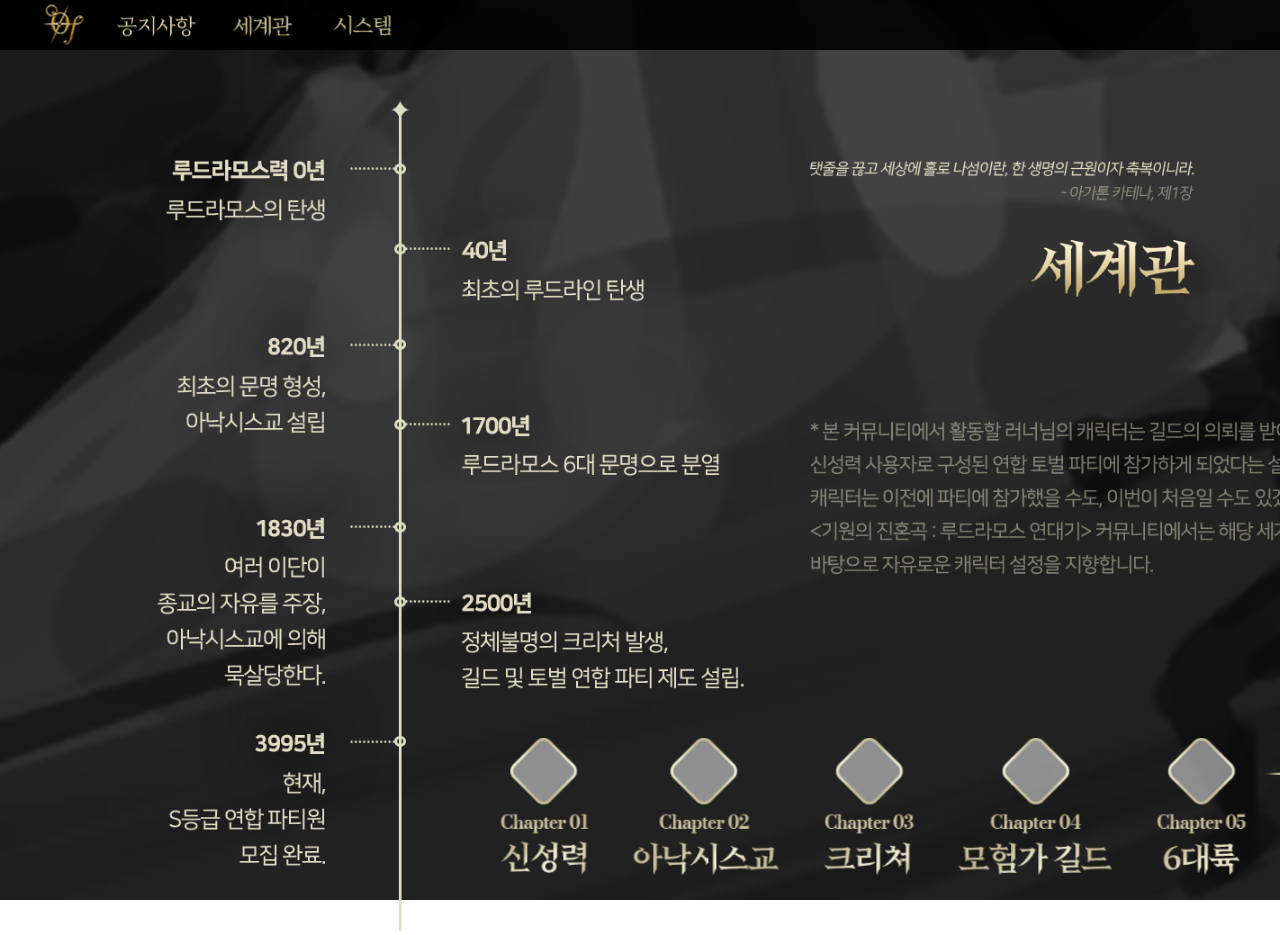
<file: world_sub06.html>
<!DOCTYPE html>
<html lang="ko">

<head>
    <meta charset="UTF-8">
    <meta http-equiv="X-UA-Compatible" content="IE=edge">
    <meta name="viewport" content="width=device-width, initial-scale=1.0">
    <link rel="stylesheet" href="world_sub06.css">

    <title>세계관</title>
</head>

<body>


    <!--상단-->
    <div class="nav">
        <div class="menu_text">
            <div class="notice"><a href="notice.html"><img src="notice.png"></a></div>
            <div class="world"><a href="world.html"><img src="world_top.png"></a></div>
            <div class="position"><a href="system.html"><img src="system_top.png"></a></div>
            <!-- <div class="system"><a href="system.html"><img src="system_top.png"></a></div> -->
        </div>

    </div>

    <!--상단sns-->

    <div class="sns_top">
        <div class="eng_logo"><a href="index.html"><img src="eng_logo.png"></a></div>
        <div class="twitter_top">
            <a href="https://twitter.com/origin_2023"><img src="twitter_top.png"></a>
        </div>
        <div class="band_top">
            <a href="https://band.us/band/90907714"><img src="band_top.png"></a>
        </div>
    </div>

    <!-- 고정부분 -->

    <div class="chapter01_ui" id="chapter01_ui" onmouseover="uiopen01()" onmouseout="uiclose()"><a href="world_sub01.html"><img src="select_ui.png"></a></div>
    <div class="chapter02_ui" id="chapter02_ui" onmouseover="uiopen02()" onmouseout="uiclose()"><a href="world_sub02.html"><img src="select_ui.png"></a></div>
    <div class="chapter03_ui" id="chapter03_ui" onmouseover="uiopen03()" onmouseout="uiclose()"><a href="world_sub03.html"><img src="select_ui.png"></a></div>
    <div class="chapter04_ui" id="chapter04_ui" onmouseover="uiopen04()" onmouseout="uiclose()"><a href="world_sub04.html"><img src="select_ui.png"></a></div>
    <div class="chapter05_ui" id="chapter05_ui" onmouseover="uiopen05()" onmouseout="uiclose()" onclick="mapopen()"><a href="#"><img src="select_ui.png"></a></div>
    <div class="chapter06_ui" id="chapter06_ui" onmouseover="uiopen06()" onmouseout="uiclose()"><a href="#"><img src="select_ui.png"></a></div>

    <!-- ui -->

    <div class="power_menu">

        
        <div class="chapter01" onmouseover="uiopen01()" onmouseout="uiclose01()"><img src="world_chapter_01.png">
        </div>

        <div class="chapter02" onmouseover="uiopen02()" onmouseout="uiclose02()"><img src="world_chapter_02.png">
        </div>

        <div class="chapter03" onmouseover="uiopen03()" onmouseout="uiclose03()"><img src="world_chapter_03.png">
        </div>

        <div class="chapter04" onmouseover="uiopen04()" onmouseout="uiclose04()"><img src="world_chapter_04.png">
        </div>

        <div class="chapter05" onmouseover="uiopen05()" onmouseout="uiclose05()"  onclick="mapopen()"><img src="world_chapter_05.png">
        </div>

        <div class="chapter06" onmouseover="uiopen06()" onmouseout="uiclose06()"><img src="world_chapter_06.png">
        </div>

    </div>

    <!-- 이거 지도 -->
    <div class="world_map" id="world_map">

        <!-- 맵버튼 -->
        <div class="world_click_01" id="world_click_01" onclick="mapnoteopen01()"><img src="world_map_click.png"></div>
        <div class="world_click_02" id="world_click_02" onclick="mapnoteopen02()"><img src="world_map_click.png"></div>
        <div class="world_click_03" id="world_click_03" onclick="mapnoteopen03()"><img src="world_map_click.png"></div>
        <div class="world_click_04" id="world_click_04" onclick="mapnoteopen04()"><img src="world_map_click.png"></div>
        <div class="world_click_05" id="world_click_05" onclick="mapnoteopen05()"><img src="world_map_click.png"></div>
        <div class="world_click_06" id="world_click_06" onclick="mapnoteopen06()"><img src="world_map_click.png"></div>

        <!-- 맵이미지 -->
        <div class="world_map_note" id="world_map_note">

            <div class="map_01" id="map_01">
                <div class="world_map_01" id="world_map_01" ><img src="world_map_01.png"></div>
                <div class="world_map_close_01" id="world_map_close_01" onclick="mapnoteclose01()"><img src="world_map_close.png"></div>
            </div>
            <div class="map_02" id="map_02">
                <div class="world_map_02" id="world_map_02"><img src="world_map_02.png"></div>
                <div class="world_map_close_02" id="world_map_close_02" onclick="mapnoteclose02()"><img src="world_map_close.png"></div>
            </div>

            <div class="map_03" id="map_03">
                <div class="world_map_03" id="world_map_03"><img src="world_map_03.png"></div>
                <div class="world_map_close_03" id="world_map_close_03" onclick="mapnoteclose03()"><img src="world_map_close.png"></div>
            </div>
            <div class="map_04" id="map_04">
                <div class="world_map_04" id="world_map_04"><img src="world_map_04.png"></div>
                <div class="world_map_close_04" id="world_map_close_04" onclick="mapnoteclose04()"><img src="world_map_close.png"></div>
            </div>
            
            <div class="map_05" id="map_05">
                <div class="world_map_05" id="world_map_05"><img src="world_map_05.png"></div>
                <div class="world_map_close_05" id="world_map_close_05" onclick="mapnoteclose05()"><img src="world_map_close.png"></div>
            </div>
            
            <div class="map_06" id="map_06">
                <div class="world_map_06" id="world_map_06"><img src="world_map_06.png"></div>
                <div class="world_map_close_06" id="world_map_close_06" onclick="mapnoteclose06()"><img src="world_map_close.png"></div>
            </div>
    
        </div>

        <div class="world_map_img"><img src="world_map_img.png"></div>
        <div class="world_map_img_close" onclick="mapclose()"><img src="world_map_close.png"></div>
        <div class="world_map_back"></div>

    </div>

    <!-- 여기에 스크롤 내용넣기 -->

    <div class="chapter01_page" id="chapter01_page">
        <div class="section">
            <div class="world_01"><img src="world_time_line.png"></div>
        </div>
    </div>

    <script>

        //맵 부연설명

        function mapnoteopen01() {
            document.getElementById('map_01').style.display = 'block';
        }

        function mapnoteopen02() {
            document.getElementById('map_02').style.display = 'block';
        }

        function mapnoteopen03() {
            document.getElementById('map_03').style.display = 'block';
        }

        function mapnoteopen04() {
            document.getElementById('map_04').style.display = 'block';
        }

        function mapnoteopen05() {
            document.getElementById('map_05').style.display = 'block';
        }

        function mapnoteopen06() {
            document.getElementById('map_06').style.display = 'block';
        }


        // 부연설명 닫기
        function mapnoteclose01() {
            document.getElementById('map_01').style.display = 'none';
        }

        function mapnoteclose02() {
            document.getElementById('map_02').style.display = 'none';
        }

        function mapnoteclose03() {
            document.getElementById('map_03').style.display = 'none';
        }

        function mapnoteclose04() {
            document.getElementById('map_04').style.display = 'none';
        }

        function mapnoteclose05() {
            document.getElementById('map_05').style.display = 'none';
        }

        function mapnoteclose06() {
            document.getElementById('map_06').style.display = 'none';
        }

        //chapter05eopen

        function mapopen() {
            document.getElementById('world_map').style.display = 'block';

        }

        function mapclose() {
            document.getElementById('world_map').style.display = 'none';

        }

        //마우스 오버

        // 챕1
        function uiopen01() {
            document.getElementById('chapter01_ui').style.opacity='100%';
            document.getElementById('chapter02_ui').style.opacity='0%';
            document.getElementById('chapter03_ui').style.opacity='0%';
            document.getElementById('chapter04_ui').style.opacity='0%';
            document.getElementById('chapter05_ui').style.opacity='0%';
            document.getElementById('chapter06_ui').style.opacity='0%';
        }
        function uiclose() {
            document.getElementById('chapter01_ui').style.opacity='0%';
            document.getElementById('chapter02_ui').style.opacity='0%';
            document.getElementById('chapter03_ui').style.opacity='0%';
            document.getElementById('chapter04_ui').style.opacity='0%';
            document.getElementById('chapter05_ui').style.opacity='0%';
            document.getElementById('chapter06_ui').style.opacity='100%';
        }
        // 챕2
        function uiopen02() {
            document.getElementById('chapter01_ui').style.opacity='0%';
            document.getElementById('chapter02_ui').style.opacity='100%';
            document.getElementById('chapter03_ui').style.opacity='0%';
            document.getElementById('chapter04_ui').style.opacity='0%';
            document.getElementById('chapter05_ui').style.opacity='0%';
            document.getElementById('chapter06_ui').style.opacity='0%';
        }

        
        // 챕3
        function uiopen03() {
            document.getElementById('chapter01_ui').style.opacity='0%';
            document.getElementById('chapter02_ui').style.opacity='0%';
            document.getElementById('chapter03_ui').style.opacity='100%';
            document.getElementById('chapter04_ui').style.opacity='0%';
            document.getElementById('chapter05_ui').style.opacity='0%';
            document.getElementById('chapter06_ui').style.opacity='0%';
        }

        
        // 챕4
        function uiopen04() {
            document.getElementById('chapter01_ui').style.opacity='0%';
            document.getElementById('chapter02_ui').style.opacity='0%';
            document.getElementById('chapter03_ui').style.opacity='0%';
            document.getElementById('chapter04_ui').style.opacity='100%';
            document.getElementById('chapter05_ui').style.opacity='0%';
            document.getElementById('chapter06_ui').style.opacity='0%';
        }

        
        // 챕5
        function uiopen05() {
            document.getElementById('chapter01_ui').style.opacity='0%';
            document.getElementById('chapter02_ui').style.opacity='0%';
            document.getElementById('chapter03_ui').style.opacity='0%';
            document.getElementById('chapter04_ui').style.opacity='0%';
            document.getElementById('chapter05_ui').style.opacity='100%';
            document.getElementById('chapter06_ui').style.opacity='0%';
        }

        
        // 챕6
        function uiopen06() {
            document.getElementById('chapter01_ui').style.opacity='0%';
            document.getElementById('chapter02_ui').style.opacity='0%';
            document.getElementById('chapter03_ui').style.opacity='0%';
            document.getElementById('chapter04_ui').style.opacity='0%';
            document.getElementById('chapter05_ui').style.opacity='0%';
            document.getElementById('chapter06_ui').style.opacity='100%';
        }




        // 스크롤 애니메이션
        window.onload = function () {
            const elm = document.querySelectorAll('.section');
            const elmCount = elm.length;
            elm.forEach(function (item, index) {
                item.addEventListener('mousewheel', function (event) {
                    event.preventDefault();
                    let delta = 0;

                    if (!event) event = window.event;
                    if (event.wheelDelta) {
                        delta = event.wheelDelta / 100;
                        if (window.opera) delta = -delta;
                    }
                    else if (event.detail)
                        delta = -event.detail / 3;

                    let moveTop = window.scrollY;
                    let elmSelector = elm[index];

                    // wheel down : move to next section
                    if (delta < 0) {
                        if (elmSelector !== elmCount - 1) {
                            try {
                                moveTop = window.pageYOffset + elmSelector.nextElementSibling.getBoundingClientRect().top;
                            } catch (e) { }
                        }
                    }
                    // wheel up : move to previous section
                    else {
                        if (elmSelector !== 0) {
                            try {
                                moveTop = window.pageYOffset + elmSelector.previousElementSibling.getBoundingClientRect().top;
                            } catch (e) { }
                        }
                    }

                    const body = document.querySelector('html');
                    window.scrollTo({ top: moveTop, left: 0, behavior: 'smooth' });
                });
            });
        }


    </script>







</body>

</html>
</file>
<file: notice.css>
/* .section{
    transition-duration: 3s;
    width: 100%;
    height: 100vh;
    margin:0 ;
    padding: 0;
    top: 0;
    left: 0;
    } */

.scroll::-webkit-scrollbar {
    display: none;
}

body {
    margin: 0;
    padding: 0;
    background-image: url("back.png");
    background-attachment: fixed;
    -ms-overflow-style: none;
    scroll-behavior: smooth;
}

::-webkit-scrollbar {
    display: none;
}


.twitter_top {
    scale: 0.8;
    top: 3px;
    left: 1840px;
    position: fixed;
    z-index: 9;
}

.band_top {
    scale: 0.8;
    top: 3px;
    left: 1790px;
    position: fixed;
    z-index: 9;
}

.eng_logo {
    scale: 0.6;
    top: -10px;
    left: 30px;
    position: fixed;
    z-index: 9;
}

.notice_text {
    position: absolute;
    top: 150px;
    left: 700px;
}

.notice_text_02 {
    position: absolute;
    top: 150px;
    left: 700px;
    display: none;
}

.notice_text_03 {
    position: absolute;
    top: 150px;
    left: 700px;
    display: none;
}

.notice_title {
    position: fixed;
    top: 380px;
    left: 100px;
}

.left_menu {
    position: fixed;
    top: 600px;
    left: 100px;
}

li {
    margin-bottom: 20px;
}

.nav {
    width: 100%;
    height: 50px;
    top: 0;
    left: 0;
    margin: 0;
    padding: 0;
    background-color: black;
    position: fixed;
    z-index: 9;
    opacity: 90%;
}

.notice {
    scale: 0.7;
    position: fixed;
    top: 10px;
    left: 100px;
    margin: 0;
    padding: 0;
    z-index: 9;
}

.world {
    scale: 0.7;
    position: fixed;
    top: 10px;
    left: 220px;
    margin: 0;
    padding: 0;
    z-index: 9;
}

.position {
    scale: 0.7;
    position: fixed;
    top: 10px;
    left: 320px;
    margin: 0;
    padding: 0;
    z-index: 9;
}

.system {
    scale: 0.7;
    position: fixed;
    top: 10px;
    left: 420px;
    margin: 0;
    padding: 0;
    z-index: 9;
}


.container {
    scale: 0.9;
}

.first:hover {
    opacity: 70%;
    transition-duration: 0.5s;
}

.character:hover {
    opacity: 70%;
    transition-duration: 0.5s;
}

.running:hover {
    opacity: 70%;
    transition-duration: 0.5s;
}
</file>
<file: system.css>
/* .section{
    transition-duration: 3s;
    width: 100%;
    height: 100vh;
    margin:0 ;
    padding: 0;
    top: 0;
    left: 0;
    } */

.scroll::-webkit-scrollbar {
    display: none;
}

body {
    margin: 0;
    padding: 0;
    background-image: url("back.png");
    background-attachment: fixed;
    -ms-overflow-style: none;
    scroll-behavior: smooth;
}

::-webkit-scrollbar {
    display: none;
}

li {
    list-style-type: none;
    list-style: none;
}


.system_modal{
    position: relative;
    top: 0;
    left: 0;
    scale: 0.8;
}

.twitter_top {
    scale: 0.8;
    top: 3px;
    left: 1840px;
    position: fixed;
    z-index: 9;
}

.band_top {
    scale: 0.8;
    top: 3px;
    left: 1790px;
    position: fixed;
    z-index: 9;
}

.eng_logo {
    scale: 0.6;
    top: -10px;
    left: 30px;
    position: fixed;
    z-index: 9;
}

.notice_text {
    position: absolute;
    top: 150px;
    left: 700px;
}

.notice_text_02 {
    position: absolute;
    top: 150px;
    left: 700px;
    display: none;
}

.notice_text_03 {
    position: absolute;
    top: 150px;
    left: 700px;
    display: none;
}

.notice_title {
    position: fixed;
    top: 150px;
    left: 150px;
}

.left_menu {
    position: fixed;
    top: 600px;
    left: 100px;
}

li {
    margin-bottom: 20px;
}

.nav {
    width: 100%;
    height: 50px;
    top: 0;
    left: 0;
    margin: 0;
    padding: 0;
    background-color: black;
    position: fixed;
    z-index: 9;
    opacity: 90%;
}

.notice {
    scale: 0.7;
    position: fixed;
    top: 10px;
    left: 100px;
    margin: 0;
    padding: 0;
    z-index: 9;
}

.world {
    scale: 0.7;
    position: fixed;
    top: 10px;
    left: 220px;
    margin: 0;
    padding: 0;
    z-index: 9;
}

.position {
    scale: 0.7;
    position: fixed;
    top: 10px;
    left: 320px;
    margin: 0;
    padding: 0;
    z-index: 9;
}

.system {
    scale: 0.7;
    position: fixed;
    top: 10px;
    left: 420px;
    margin: 0;
    padding: 0;
    z-index: 9;
}


.container {
    scale: 0.9;
}

.first:hover {
    opacity: 70%;
    transition-duration: 0.5s;
}

.character:hover {
    opacity: 70%;
    transition-duration: 0.5s;
}

.running:hover {
    opacity: 70%;
    transition-duration: 0.5s;
}
</file>
<file: world.css>
.section{
    transition-duration: 0.5s;
    width: 100%;
    height: 100vh;
    margin:0 ;
    padding: 0;
    top: 0;
    left: 0;
    }

.scroll::-webkit-scrollbar {
    display: none;
}

body {
    margin: 0;
    padding: 0;
    background-image: url("world_back.png");
    background-attachment: fixed;
    -ms-overflow-style: none;
}

::-webkit-scrollbar {
    display: none;
}

/* 상단고정바 */

.twitter_top {
    scale: 0.8;
    top: 3px;
    left: 1840px;
    position: fixed;
    z-index: 9;
}

.band_top {
    scale: 0.8;
    top: 3px;
    left: 1790px;
    position: fixed;
    z-index: 9;
}

.eng_logo {
    scale: 0.6;
    top: -10px;
    left: 30px;
    position: fixed;
    z-index: 9;
}

.nav {
    width: 100%;
    height: 50px;
    top: 0;
    left: 0;
    margin: 0;
    padding: 0;
    background-color: black;
    position: fixed;
    z-index: 9;
    opacity: 90%;
}

.notice {
    scale: 0.7;
    position: fixed;
    top: 10px;
    left: 100px;
    margin: 0;
    padding: 0;
    z-index: 9;
}

.world {
    scale: 0.7;
    position: fixed;
    top: 10px;
    left: 220px;
    margin: 0;
    padding: 0;
    z-index: 9;
}

.position {
    scale: 0.7;
    position: fixed;
    top: 10px;
    left: 320px;
    margin: 0;
    padding: 0;
    z-index: 9;
}

.system {
    scale: 0.7;
    position: fixed;
    top: 10px;
    left: 420px;
    margin: 0;
    padding: 0;
    z-index: 9;
}

/* 여기까지 삭제금지 */

/* .srcoll_ico{
    position: fixed;
    scale: 0.6;
    top: 830px;
    left: 925px;
} */

.srcoll_ico:hover{
    opacity: 50%;
    transition-duration: 1s;
}

.start_01{
    position: absolute;
    margin: 0;
    padding: 0;
    scale: 0.7;
}
.start_02{
    position: absolute;
    margin: 0;
    padding: 0;
    scale: 0.7;
}
.start_03{
    position: absolute;
    margin: 0;
    padding: 0;
    scale: 0.7;
}
.start_04{
    position: absolute;
    margin: 0;
    padding: 0;
    scale: 0.7;
}

.start_05{
    position: absolute;
    scale: 0.7;
    display: flex;
    top: 3800px;
    left: 150px;
}

.power:hover{
    scale: 1.03;
    transition-duration: 1s;
}

.ad:hover{
    scale: 1.03;
    transition-duration: 1s;
}

.map:hover{
    scale: 1.03;
    transition-duration: 1s;
}

/* 세계관설명부분 */

#power_page{
    display: none;
    z-index: 999;
}


.power_title{
    position: fixed;
    top: 250px;
    left: 200px;
}

.power_line{
    position: fixed;
    top: 150px;
    left: 730px;
    scale: 0.8;
}

.world_01{
    position: absolute;
    top:900px;
    left: 800px;
    scale: 0.9;
}

.world_02{
    position: absolute;
    top:900px;
    left: 800px;
    scale: 0.9;
}

.power_menu{
    position: fixed;
    top: 695px;
    left: 450px;
    display: flex;
    z-index: 1;
    scale: 0.9;
}

.power_01{
    position: absolute;
    top: 250px;
    left: 840px;
    scale: 0.9;
    z-index: 5;

}

.power_02{
    position: absolute;
    top: 750px;
    left: 840px;
    scale: 0.9;
}


/* 하단 고정 */

.chapter01_ui{
    position: fixed;
    top: 730px;
    left: 435px;
    z-index: 5;
    scale: 0.8;
    display: none;
}

.chapter02_ui{
    position: fixed;
    top: 730px;
    left: 595px;
    z-index: 5;
    scale: 0.8;
    display: none;
}

.chapter03_ui{
    position: fixed;
    top: 730px;
    left: 760px;
    z-index: 5;
    scale: 0.8;
    display: none;
}

.chapter04_ui{
    position: fixed;
    top: 730px;
    left: 927px;
    z-index: 5;
    scale: 0.8;
    display: none;
}

.chapter05_ui{
    position: fixed;
    top: 730px;
    left: 1093px;
    z-index: 5;
    scale: 0.8;
    display: none;
}

.chapter06_ui{
    position: fixed;
    top: 730px;
    left: 1240px;
    z-index: 5;
    scale: 0.8;
    display: none;
}



/* 일반ui */

.chapter01{
    margin-right: 50px;
}

.chapter02{
    margin-right: 50px;
}

.chapter03{
    margin-right: 50px;
}

.chapter04{
    margin-right: 50px;
}

.chapter05{
    margin-right: 50px;
}
</file>
<file: world_sub.css>
.section{
    transition-duration: 0.5s;
    width: 100%;
    height: 100vh;
    margin:0 ;
    padding: 0;
    top: 0;
    left: 0;
    }

.scroll::-webkit-scrollbar {
    display: none;
}

body {
    margin: 0;
    padding: 0;
    background-image: url("world_back.png");
    background-attachment: fixed;
    -ms-overflow-style: none;
}

::-webkit-scrollbar {
    display: none;
}

/* 상단고정바 */

.twitter_top {
    scale: 0.8;
    top: 3px;
    left: 1840px;
    position: fixed;
    z-index: 9;
}

.band_top {
    scale: 0.8;
    top: 3px;
    left: 1790px;
    position: fixed;
    z-index: 9;
}

.eng_logo {
    scale: 0.6;
    top: -10px;
    left: 30px;
    position: fixed;
    z-index: 9;
}

.nav {
    width: 100%;
    height: 50px;
    top: 0;
    left: 0;
    margin: 0;
    padding: 0;
    background-color: black;
    position: fixed;
    z-index: 9;
    opacity: 90%;
}

.notice {
    scale: 0.7;
    position: fixed;
    top: 10px;
    left: 100px;
    margin: 0;
    padding: 0;
    z-index: 9;
}

.world {
    scale: 0.7;
    position: fixed;
    top: 10px;
    left: 220px;
    margin: 0;
    padding: 0;
    z-index: 9;
}

.position {
    scale: 0.7;
    position: fixed;
    top: 10px;
    left: 320px;
    margin: 0;
    padding: 0;
    z-index: 9;
}

.system {
    scale: 0.7;
    position: fixed;
    top: 10px;
    left: 420px;
    margin: 0;
    padding: 0;
    z-index: 9;
}

/* 여기까지 삭제금지 */

/* .srcoll_ico{
    position: fixed;
    scale: 0.6;
    top: 830px;
    left: 925px;
} */

.srcoll_ico:hover{
    opacity: 50%;
    transition-duration: 1s;
}

.start_01{
    position: absolute;
    margin: 0;
    padding: 0;
    scale: 0.7;
}
.start_02{
    position: absolute;
    margin: 0;
    padding: 0;
    scale: 0.7;
}
.start_03{
    position: absolute;
    margin: 0;
    padding: 0;
    scale: 0.7;
}
.start_04{
    position: absolute;
    margin: 0;
    padding: 0;
    scale: 0.7;
}

.start_05{
    position: absolute;
    scale: 0.7;
    display: flex;
    top: 3850px;
    left: 150px;
}

.power:hover{
    scale: 1.03;
    transition-duration: 1s;
}

.ad:hover{
    scale: 1.03;
    transition-duration: 1s;
}

.map:hover{
    scale: 1.03;
    transition-duration: 1s;
}

/* 세계관설명부분 */

.power_page{
    display: none;
}


.power_title{
    position: fixed;
    top: 250px;
    left: 200px;
}

.power_line{
    position: fixed;
    top: 150px;
    left: 730px;
    scale: 0.8;
}

.power_menu{
    position: fixed;
    top: 730px;
    left: 450px;
    display: flex;
    z-index: 1;
    scale: 0.9;
}

.power_01{
    position: absolute;
    top: 200px;
    left: 840px;
    scale: 0.9;

}

.power_02{
    position: absolute;
    top: 750px;
    left: 840px;
    scale: 0.9;

}



/* 하단 고정 */

.chapter01_ui{
    position: fixed;
    top: 730px;
    left: 435px;
    z-index: 5;
    scale: 0.8;
    display: none;
}

.chapter02_ui{
    position: fixed;
    top: 730px;
    left: 595px;
    z-index: 5;
    scale: 0.8;
    display: none;
}

.chapter03_ui{
    position: fixed;
    top: 730px;
    left: 760px;
    z-index: 5;
    scale: 0.8;
    display: none;
}

.chapter04_ui{
    position: fixed;
    top: 730px;
    left: 927px;
    z-index: 5;
    scale: 0.8;
    display: none;
}

.chapter05_ui{
    position: fixed;
    top: 730px;
    left: 1093px;
    z-index: 5;
    scale: 0.8;
    display: none;
}

.chapter06_ui{
    position: fixed;
    top: 730px;
    left: 1240px;
    z-index: 5;
    scale: 0.8;
    display: none;
}



/* 일반ui */

.chapter01{
    margin-right: 50px;
}

.chapter02{
    margin-right: 50px;
}

.chapter03{
    margin-right: 50px;
}

.chapter04{
    margin-right: 50px;
}

.chapter05{
    margin-right: 50px;
}
</file>
<file: world_sub01.css>
.section {
    transition-duration: 0.5s;
    width: 100%;
    height: 100vh;
    margin: 0;
    padding: 0;
    top: 0;
    left: 0;
}

.scroll::-webkit-scrollbar {
    display: none;
}

body {
    margin: 0;
    padding: 0;
    background-image: url("world_back.png");
    background-attachment: fixed;
    /* -ms-overflow-style: none; */
}

::-webkit-scrollbar {
    display: none;
}

/* 상단고정바 */

.twitter_top {
    scale: 0.8;
    top: 3px;
    left: 1840px;
    position: fixed;
    z-index: 9;
}

.band_top {
    scale: 0.8;
    top: 3px;
    left: 1790px;
    position: fixed;
    z-index: 9;
}

.eng_logo {
    scale: 0.6;
    top: -10px;
    left: 30px;
    position: fixed;
    z-index: 9;
}

.nav {
    width: 100%;
    height: 50px;
    top: 0;
    left: 0;
    margin: 0;
    padding: 0;
    background-color: black;
    position: fixed;
    z-index: 9;
    opacity: 90%;
}

.notice {
    scale: 0.7;
    position: fixed;
    top: 10px;
    left: 100px;
    margin: 0;
    padding: 0;
    z-index: 9;
}

.world {
    scale: 0.7;
    position: fixed;
    top: 10px;
    left: 220px;
    margin: 0;
    padding: 0;
    z-index: 9;
}

.position {
    scale: 0.7;
    position: fixed;
    top: 10px;
    left: 320px;
    margin: 0;
    padding: 0;
    z-index: 9;
}

.system {
    scale: 0.7;
    position: fixed;
    top: 10px;
    left: 420px;
    margin: 0;
    padding: 0;
    z-index: 9;
}

/* 여기까지 삭제금지 */


/* 세계관 타이틀 고정 */

.power_title {
    position: fixed;
    top: 250px;
    left: 200px;
}

.power_line {
    position: fixed;
    top: 150px;
    left: 730px;
    scale: 0.8;
}

.power_menu {
    position: fixed;
    top: 730px;
    left: 450px;
    display: flex;
    z-index: 1;
    scale: 0.9;
}


/* 하단 고정 */

.chapter01_ui {
    position: fixed;
    top: 730px;
    left: 435px;
    z-index: 5;
    scale: 0.8;
    opacity: 100%;
    transition-duration: 0.5s;
}

.chapter02_ui {
    position: fixed;
    top: 730px;
    left: 595px;
    z-index: 5;
    scale: 0.8;
    opacity: 0%;
    transition-duration: 0.5s;
}

.chapter03_ui {
    position: fixed;
    top: 730px;
    left: 760px;
    z-index: 5;
    scale: 0.8;
    opacity: 0%;
    transition-duration: 0.5s;
}

.chapter04_ui {
    position: fixed;
    top: 730px;
    left: 927px;
    z-index: 5;
    scale: 0.8;
    opacity: 0%;
    transition-duration: 0.5s;
}

.chapter05_ui {
    position: fixed;
    top: 730px;
    left: 1093px;
    z-index: 5;
    scale: 0.8;
    opacity: 0%;
    transition-duration: 0.5s;
}

.chapter06_ui {
    position: fixed;
    top: 730px;
    left: 1240px;
    z-index: 5;
    scale: 0.8;
    opacity: 0%;
    transition-duration: 0.5s;
}


/* 일반ui */

.chapter01 {
    margin-right: 50px;
}

.chapter02 {
    margin-right: 50px;
}

.chapter03 {
    margin-right: 50px;
}

.chapter04 {
    margin-right: 50px;
}

.chapter05 {
    margin-right: 50px;
}

/* 내용 */

.world_01 {
    position: absolute;
    top: 220px;
    left: 800px;
    padding: 0;
    margin: 0;
    scale: 0.9;
}

.world_02 {
    position: absolute;
    top: 320px;
    left: 800px;
    padding: 0;
    margin: 0;
    scale: 0.9;
}

/* position: absolute;
    top: 1250px;
    left: 800px;
    padding: 0;
    margin: 0;
    scale: 0.9; */

.world_03 {
    position: absolute;
    top: 1300px;
    left: 800px;
    padding: 0;
    margin: 0;
    scale: 0.9;
}

.world_04 {
    position: absolute;
    top: 1300px;
    left: 810px;
    padding: 0;
    margin: 0;
    scale: 0.9;
}

.world_05 {
    position: absolute;
    top: 2100px;
    left: 800px;
    padding: 0;
    margin: 0;
    scale: 0.9;
}

.world_06 {
    position: absolute;
    top: 200px;
    left: 810px;
    padding: 0;
    margin: 0;
    scale: 0.9;

}

.world_07 {
    position: absolute;
    top: 1250px;
    left: 810px;
    padding: 0;
    margin: 0;
    scale: 0.9;

}

.chapter01_page {
    display: block;
}

.chapter02_page {
    display: none;
}

.chapter03_page {
    display: none;
}

.chapter04_page {
    display: none;
}

.world_map_img{
    position: fixed;
    top: 30px;
    left: 120px;
    scale: 0.8;
    z-index: 999;
}

.world_map_img_close{
    position: fixed;
    bottom: 150px;
    right: 380px;
    scale: 0.8;
    z-index: 999;
}


.world_map_back{
    top: 0;
    left: 0;
    position: fixed;
    background-color: black;
    width: 100%;
    height: 100vh;
    opacity: 95%;
    z-index: 998;

}

.world_map{
    display: none;
}

/* 맵 추가 */

.world_click_01{
    position: fixed;
    top: 425px;
    left: 710px;
    z-index: 9999;
    scale: 0.8;
}

.world_click_01:hover{
    scale: 0.9;
    transition-duration: 0.5s;
}

.world_click_02{
    position: fixed;
    top: 605px;
    left: 960px;
    z-index: 9999;
    scale: 0.8;
}

.world_click_02:hover{
    scale: 0.9;
    transition-duration: 0.5s;
}

.world_click_03{
    position: fixed;
    top: 490px;
    left: 1115px;
    z-index: 9999;
    scale: 0.8;
}

.world_click_03:hover{
    scale: 0.9;
    transition-duration: 0.5s;
}

.world_click_04{
    position: fixed;
    top: 560px;
    left: 1275px;
    z-index: 9999;
    scale: 0.8;
}

.world_click_04:hover{
    scale: 0.9;
    transition-duration: 0.5s;
}

.world_click_05{
    position: fixed;
    top: 685px;
    left: 1200px;
    z-index: 9999;
    scale: 0.8;
}

.world_click_05:hover{
    scale: 0.9;
    transition-duration: 0.5s;
}

.world_click_06{
    position: fixed;
    top: 235px;
    left: 1305px;
    z-index: 9999;
    scale: 0.8;
}

.world_click_06:hover{
    scale: 0.9;
    transition-duration: 0.5s;
}

.world_map_01{
    position: fixed;
    top: 0;
    left: 0;
    z-index: 99999;
}
.world_map_close_01{
    position: fixed;
    top: 450px;
    left: 1800px;
    z-index: 99999;
    scale: 0.8;
}

.world_map_02{
    position: fixed;
    top: 0;
    left: 0;
    z-index: 99999;
}
.world_map_close_02{
    position: fixed;
    top: 450px;
    left: 1800px;
    z-index: 99999;
    scale: 0.8;
}

.world_map_03{
    position: fixed;
    top: 0;
    left: 0;
    z-index: 99999;
}
.world_map_close_03{
    position: fixed;
    top: 450px;
    left: 1800px;
    z-index: 99999;
    scale: 0.8;
}

.world_map_04{
    position: fixed;
    top: 0;
    left: 0;
    z-index: 99999;
}
.world_map_close_04{
    position: fixed;
    top: 450px;
    left: 1800px;
    z-index: 99999;
    scale: 0.8;
}

.world_map_05{
    position: fixed;
    top: 0;
    left: 0;
    z-index: 99999;
}
.world_map_close_05{
    position: fixed;
    top: 450px;
    left: 1800px;
    z-index: 99999;
    scale: 0.8;
}

.world_map_06{
    position: fixed;
    top: 0;
    left: 0;
    z-index: 99999;
}
.world_map_close_06{
    position: fixed;
    top: 450px;
    left: 1800px;
    z-index: 99999;
    scale: 0.8;
}


.map_01{
    display: none;
}
.map_02{
    display: none;
}
.map_03{
    display: none;
}
.map_04{
    display: none;
}
.map_05{
    display: none;
}
.map_06{
    display: none;
}
</file>
<file: world_sub02.css>
.section{
    transition-duration: 0.5s;
    width: 100%;
    height: 100vh;
    margin:0 ;
    padding: 0;
    top: 0;
    left: 0;
    }

.scroll::-webkit-scrollbar {
    display: none;
}

body {
    margin: 0;
    padding: 0;
    background-image: url("world_back.png");
    background-attachment: fixed;
    -ms-overflow-style: none;
}

::-webkit-scrollbar {
    display: none;
}

/* 상단고정바 */

.twitter_top {
    scale: 0.8;
    top: 3px;
    left: 1840px;
    position: fixed;
    z-index: 9;
}

.band_top {
    scale: 0.8;
    top: 3px;
    left: 1790px;
    position: fixed;
    z-index: 9;
}

.eng_logo {
    scale: 0.6;
    top: -10px;
    left: 30px;
    position: fixed;
    z-index: 9;
}

.nav {
    width: 100%;
    height: 50px;
    top: 0;
    left: 0;
    margin: 0;
    padding: 0;
    background-color: black;
    position: fixed;
    z-index: 9;
    opacity: 90%;
}

.notice {
    scale: 0.7;
    position: fixed;
    top: 10px;
    left: 100px;
    margin: 0;
    padding: 0;
    z-index: 9;
}

.world {
    scale: 0.7;
    position: fixed;
    top: 10px;
    left: 220px;
    margin: 0;
    padding: 0;
    z-index: 9;
}

.position {
    scale: 0.7;
    position: fixed;
    top: 10px;
    left: 320px;
    margin: 0;
    padding: 0;
    z-index: 9;
}

.system {
    scale: 0.7;
    position: fixed;
    top: 10px;
    left: 420px;
    margin: 0;
    padding: 0;
    z-index: 9;
}

/* 여기까지 삭제금지 */


/* 세계관 타이틀 고정 */

.power_title{
    position: fixed;
    top: 250px;
    left: 200px;
}

.power_line{
    position: fixed;
    top: 150px;
    left: 730px;
    scale: 0.8;
}

.power_menu{
    position: fixed;
    top: 730px;
    left: 450px;
    display: flex;
    z-index: 1;
    scale: 0.9;
}


/* 하단 고정 */

.chapter01_ui{
    position: fixed;
    top: 730px;
    left: 435px;
    z-index: 5;
    scale: 0.8;
    opacity: 0%;
    transition-duration: 0.5s;
}

.chapter02_ui{
    position: fixed;
    top: 730px;
    left: 595px;
    z-index: 5;
    scale: 0.8;
    opacity: 100%;
    transition-duration: 0.5s;
}

.chapter03_ui{
    position: fixed;
    top: 730px;
    left: 760px;
    z-index: 5;
    scale: 0.8;
    opacity: 0%;
    transition-duration: 0.5s;
}

.chapter04_ui{
    position: fixed;
    top: 730px;
    left: 927px;
    z-index: 5;
    scale: 0.8;
    opacity: 0%;
    transition-duration: 0.5s;
}

.chapter05_ui{
    position: fixed;
    top: 730px;
    left: 1093px;
    z-index: 5;
    scale: 0.8;
    opacity: 0%;
    transition-duration: 0.5s;
}

.chapter06_ui{
    position: fixed;
    top: 730px;
    left: 1240px;
    z-index: 5;
    scale: 0.8;
    opacity: 0%;
    transition-duration: 0.5s;
}


/* 일반ui */

.chapter01{
    margin-right: 50px;
}

.chapter02{
    margin-right: 50px;
}

.chapter03{
    margin-right: 50px;
}

.chapter04{
    margin-right: 50px;
}

.chapter05{
    margin-right: 50px;
}

/* 내용 */

.world_01{
    position: absolute;
    top: 350px;
    left: 810px;
    padding: 0;
    margin: 0;
    scale: 0.9;
}

.world_02{
    position: absolute;
    top: 1270px;
    left: 830px;
    padding: 0;
    margin: 0;
    scale: 0.9;
}

/* position: absolute;
    top: 1250px;
    left: 800px;
    padding: 0;
    margin: 0;
    scale: 0.9; */

.world_03{
    position: absolute;
    top:1300px;
    left: 800px;
    padding: 0;
    margin: 0;
    scale: 0.9;
}


.world_map_img{
    position: fixed;
    top: 30px;
    left: 120px;
    scale: 0.8;
    z-index: 999;
}

.world_map_img_close{
    position: fixed;
    bottom: 150px;
    right: 380px;
    scale: 0.8;
    z-index: 999;
}


.world_map_back{
    position: fixed;
    background-color: black;
    width: 100%;
    height: 100vh;
    opacity: 95%;
    z-index: 998;

}

.world_map{
    display: none;
}

/* 맵 추가 */

.world_click_01{
    position: fixed;
    top: 425px;
    left: 710px;
    z-index: 9999;
    scale: 0.8;
}

.world_click_01:hover{
    scale: 0.9;
    transition-duration: 0.5s;
}

.world_click_02{
    position: fixed;
    top: 605px;
    left: 960px;
    z-index: 9999;
    scale: 0.8;
}

.world_click_02:hover{
    scale: 0.9;
    transition-duration: 0.5s;
}

.world_click_03{
    position: fixed;
    top: 490px;
    left: 1115px;
    z-index: 9999;
    scale: 0.8;
}

.world_click_03:hover{
    scale: 0.9;
    transition-duration: 0.5s;
}

.world_click_04{
    position: fixed;
    top: 560px;
    left: 1275px;
    z-index: 9999;
    scale: 0.8;
}

.world_click_04:hover{
    scale: 0.9;
    transition-duration: 0.5s;
}

.world_click_05{
    position: fixed;
    top: 685px;
    left: 1200px;
    z-index: 9999;
    scale: 0.8;
}

.world_click_05:hover{
    scale: 0.9;
    transition-duration: 0.5s;
}

.world_click_06{
    position: fixed;
    top: 235px;
    left: 1305px;
    z-index: 9999;
    scale: 0.8;
}

.world_click_06:hover{
    scale: 0.9;
    transition-duration: 0.5s;
}

.world_map_01{
    position: fixed;
    top: 0;
    left: 0;
    z-index: 99999;
}
.world_map_close_01{
    position: fixed;
    top: 450px;
    left: 1800px;
    z-index: 99999;
    scale: 0.8;
}

.world_map_02{
    position: fixed;
    top: 0;
    left: 0;
    z-index: 99999;
}
.world_map_close_02{
    position: fixed;
    top: 450px;
    left: 1800px;
    z-index: 99999;
    scale: 0.8;
}

.world_map_03{
    position: fixed;
    top: 0;
    left: 0;
    z-index: 99999;
}
.world_map_close_03{
    position: fixed;
    top: 450px;
    left: 1800px;
    z-index: 99999;
    scale: 0.8;
}

.world_map_04{
    position: fixed;
    top: 0;
    left: 0;
    z-index: 99999;
}
.world_map_close_04{
    position: fixed;
    top: 450px;
    left: 1800px;
    z-index: 99999;
    scale: 0.8;
}

.world_map_05{
    position: fixed;
    top: 0;
    left: 0;
    z-index: 99999;
}
.world_map_close_05{
    position: fixed;
    top: 450px;
    left: 1800px;
    z-index: 99999;
    scale: 0.8;
}

.world_map_06{
    position: fixed;
    top: 0;
    left: 0;
    z-index: 99999;
}
.world_map_close_06{
    position: fixed;
    top: 450px;
    left: 1800px;
    z-index: 99999;
    scale: 0.8;
}


.map_01{
    display: none;
}
.map_02{
    display: none;
}
.map_03{
    display: none;
}
.map_04{
    display: none;
}
.map_05{
    display: none;
}
.map_06{
    display: none;
}
</file>
<file: world_sub03.css>
.section{
    transition-duration: 0.5s;
    width: 100%;
    height: 100vh;
    margin:0 ;
    padding: 0;
    top: 0;
    left: 0;
    }

.scroll::-webkit-scrollbar {
    display: none;
}

body {
    margin: 0;
    padding: 0;
    background-image: url("world_back.png");
    background-attachment: fixed;
    -ms-overflow-style: none;
}

::-webkit-scrollbar {
    display: none;
}

/* 상단고정바 */

.twitter_top {
    scale: 0.8;
    top: 3px;
    left: 1840px;
    position: fixed;
    z-index: 9;
}

.band_top {
    scale: 0.8;
    top: 3px;
    left: 1790px;
    position: fixed;
    z-index: 9;
}

.eng_logo {
    scale: 0.6;
    top: -10px;
    left: 30px;
    position: fixed;
    z-index: 9;
}

.nav {
    width: 100%;
    height: 50px;
    top: 0;
    left: 0;
    margin: 0;
    padding: 0;
    background-color: black;
    position: fixed;
    z-index: 9;
    opacity: 90%;
}

.notice {
    scale: 0.7;
    position: fixed;
    top: 10px;
    left: 100px;
    margin: 0;
    padding: 0;
    z-index: 9;
}

.world {
    scale: 0.7;
    position: fixed;
    top: 10px;
    left: 220px;
    margin: 0;
    padding: 0;
    z-index: 9;
}

.position {
    scale: 0.7;
    position: fixed;
    top: 10px;
    left: 320px;
    margin: 0;
    padding: 0;
    z-index: 9;
}

.system {
    scale: 0.7;
    position: fixed;
    top: 10px;
    left: 420px;
    margin: 0;
    padding: 0;
    z-index: 9;
}

/* 여기까지 삭제금지 */


/* 세계관 타이틀 고정 */

.power_title{
    position: fixed;
    top: 250px;
    left: 200px;
}

.power_line{
    position: fixed;
    top: 150px;
    left: 730px;
    scale: 0.8;
}

.power_menu{
    position: fixed;
    top: 730px;
    left: 450px;
    display: flex;
    z-index: 1;
    scale: 0.9;
}


/* 하단 고정 */

.chapter01_ui{
    position: fixed;
    top: 730px;
    left: 435px;
    z-index: 5;
    scale: 0.8;
    opacity: 0%;
    transition-duration: 0.5s;
}

.chapter02_ui{
    position: fixed;
    top: 730px;
    left: 595px;
    z-index: 5;
    scale: 0.8;
    opacity: 0%;
    transition-duration: 0.5s;
}

.chapter03_ui{
    position: fixed;
    top: 730px;
    left: 760px;
    z-index: 5;
    scale: 0.8;
    opacity: 0%;
    transition-duration: 0.5s;
}

.chapter04_ui{
    position: fixed;
    top: 730px;
    left: 927px;
    z-index: 5;
    scale: 0.8;
    opacity: 0%;
    transition-duration: 0.5s;
}

.chapter05_ui{
    position: fixed;
    top: 730px;
    left: 1093px;
    z-index: 5;
    scale: 0.8;
    opacity: 0%;
    transition-duration: 0.5s;
}

.chapter06_ui{
    position: fixed;
    top: 730px;
    left: 1240px;
    z-index: 5;
    scale: 0.8;
    opacity: 0%;
    transition-duration: 0.5s;
}


/* 일반ui */

.chapter01{
    margin-right: 50px;
}

.chapter02{
    margin-right: 50px;
}

.chapter03{
    margin-right: 50px;
}

.chapter04{
    margin-right: 50px;
}

.chapter05{
    margin-right: 50px;
}

/* 내용 */

.world_01{
    position: absolute;
    top: 320px;
    left: 810px;
    padding: 0;
    margin: 0;
    scale: 0.9;
}

.world_02{
    position: absolute;
    top: 1150px;
    left: 800px;
    padding: 0;
    margin: 0;
    scale: 0.9;
}

.world_map_img{
    position: fixed;
    top: 30px;
    left: 120px;
    scale: 0.8;
    z-index: 999;
}

.world_map_img_close{
    position: fixed;
    bottom: 150px;
    right: 380px;
    scale: 0.8;
    z-index: 999;
}


.world_map_back{
    position: fixed;
    background-color: black;
    width: 100%;
    height: 100vh;
    opacity: 95%;
    z-index: 998;

}

.world_map{
    display: none;
}

/* 맵 추가 */

.world_click_01{
    position: fixed;
    top: 425px;
    left: 710px;
    z-index: 9999;
    scale: 0.8;
}

.world_click_01:hover{
    scale: 0.9;
    transition-duration: 0.5s;
}

.world_click_02{
    position: fixed;
    top: 605px;
    left: 960px;
    z-index: 9999;
    scale: 0.8;
}

.world_click_02:hover{
    scale: 0.9;
    transition-duration: 0.5s;
}

.world_click_03{
    position: fixed;
    top: 490px;
    left: 1115px;
    z-index: 9999;
    scale: 0.8;
}

.world_click_03:hover{
    scale: 0.9;
    transition-duration: 0.5s;
}

.world_click_04{
    position: fixed;
    top: 560px;
    left: 1275px;
    z-index: 9999;
    scale: 0.8;
}

.world_click_04:hover{
    scale: 0.9;
    transition-duration: 0.5s;
}

.world_click_05{
    position: fixed;
    top: 685px;
    left: 1200px;
    z-index: 9999;
    scale: 0.8;
}

.world_click_05:hover{
    scale: 0.9;
    transition-duration: 0.5s;
}

.world_click_06{
    position: fixed;
    top: 235px;
    left: 1305px;
    z-index: 9999;
    scale: 0.8;
}

.world_click_06:hover{
    scale: 0.9;
    transition-duration: 0.5s;
}

.world_map_01{
    position: fixed;
    top: 0;
    left: 0;
    z-index: 99999;
}
.world_map_close_01{
    position: fixed;
    top: 450px;
    left: 1800px;
    z-index: 99999;
    scale: 0.8;
}

.world_map_02{
    position: fixed;
    top: 0;
    left: 0;
    z-index: 99999;
}
.world_map_close_02{
    position: fixed;
    top: 450px;
    left: 1800px;
    z-index: 99999;
    scale: 0.8;
}

.world_map_03{
    position: fixed;
    top: 0;
    left: 0;
    z-index: 99999;
}
.world_map_close_03{
    position: fixed;
    top: 450px;
    left: 1800px;
    z-index: 99999;
    scale: 0.8;
}

.world_map_04{
    position: fixed;
    top: 0;
    left: 0;
    z-index: 99999;
}
.world_map_close_04{
    position: fixed;
    top: 450px;
    left: 1800px;
    z-index: 99999;
    scale: 0.8;
}

.world_map_05{
    position: fixed;
    top: 0;
    left: 0;
    z-index: 99999;
}
.world_map_close_05{
    position: fixed;
    top: 450px;
    left: 1800px;
    z-index: 99999;
    scale: 0.8;
}

.world_map_06{
    position: fixed;
    top: 0;
    left: 0;
    z-index: 99999;
}
.world_map_close_06{
    position: fixed;
    top: 450px;
    left: 1800px;
    z-index: 99999;
    scale: 0.8;
}


.map_01{
    display: none;
}
.map_02{
    display: none;
}
.map_03{
    display: none;
}
.map_04{
    display: none;
}
.map_05{
    display: none;
}
.map_06{
    display: none;
}
</file>
<file: world_sub04.css>
.section{
    transition-duration: 0.5s;
    width: 100%;
    height: 100vh;
    margin:0 ;
    padding: 0;
    top: 0;
    left: 0;
    }

.scroll::-webkit-scrollbar {
    display: none;
}

body {
    margin: 0;
    padding: 0;
    background-image: url("world_back.png");
    background-attachment: fixed;
    -ms-overflow-style: none;
}

::-webkit-scrollbar {
    display: none;
}

/* 상단고정바 */

.twitter_top {
    scale: 0.8;
    top: 3px;
    left: 1840px;
    position: fixed;
    z-index: 9;
}

.band_top {
    scale: 0.8;
    top: 3px;
    left: 1790px;
    position: fixed;
    z-index: 9;
}

.eng_logo {
    scale: 0.6;
    top: -10px;
    left: 30px;
    position: fixed;
    z-index: 9;
}

.nav {
    width: 100%;
    height: 50px;
    top: 0;
    left: 0;
    margin: 0;
    padding: 0;
    background-color: black;
    position: fixed;
    z-index: 9;
    opacity: 90%;
}

.notice {
    scale: 0.7;
    position: fixed;
    top: 10px;
    left: 100px;
    margin: 0;
    padding: 0;
    z-index: 9;
}

.world {
    scale: 0.7;
    position: fixed;
    top: 10px;
    left: 220px;
    margin: 0;
    padding: 0;
    z-index: 9;
}

.position {
    scale: 0.7;
    position: fixed;
    top: 10px;
    left: 320px;
    margin: 0;
    padding: 0;
    z-index: 9;
}

.system {
    scale: 0.7;
    position: fixed;
    top: 10px;
    left: 420px;
    margin: 0;
    padding: 0;
    z-index: 9;
}

/* 여기까지 삭제금지 */


/* 세계관 타이틀 고정 */

.power_title{
    position: fixed;
    top: 250px;
    left: 200px;
}

.power_line{
    position: fixed;
    top: 150px;
    left: 730px;
    scale: 0.8;
}

.power_menu{
    position: fixed;
    top: 730px;
    left: 450px;
    display: flex;
    z-index: 1;
    scale: 0.9;
}


/* 하단 고정 */

.chapter01_ui{
    position: fixed;
    top: 730px;
    left: 435px;
    z-index: 5;
    scale: 0.8;
    opacity: 0%;
    transition-duration: 0.5s;
}

.chapter02_ui{
    position: fixed;
    top: 730px;
    left: 595px;
    z-index: 5;
    scale: 0.8;
    opacity: 0%;
    transition-duration: 0.5s;
}

.chapter03_ui{
    position: fixed;
    top: 730px;
    left: 760px;
    z-index: 5;
    scale: 0.8;
    opacity: 0%;
    transition-duration: 0.5s;
}

.chapter04_ui{
    position: fixed;
    top: 730px;
    left: 927px;
    z-index: 5;
    scale: 0.8;
    opacity: 100%;
    transition-duration: 0.5s;
}

.chapter05_ui{
    position: fixed;
    top: 730px;
    left: 1093px;
    z-index: 5;
    scale: 0.8;
    opacity: 0%;
    transition-duration: 0.5s;
}

.chapter06_ui{
    position: fixed;
    top: 730px;
    left: 1240px;
    z-index: 5;
    scale: 0.8;
    opacity: 0%;
    transition-duration: 0.5s;
}


/* 일반ui */

.chapter01{
    margin-right: 50px;
}

.chapter02{
    margin-right: 50px;
}

.chapter03{
    margin-right: 50px;
}

.chapter04{
    margin-right: 50px;
}

.chapter05{
    margin-right: 50px;
}

/* 내용 */

.world_01{
    position: absolute;
    top: 210px;
    left: 810px;
    padding: 0;
    margin: 0;
    scale: 0.9;
}

.world_02{
    position: absolute;
    top: 1250px;
    left: 830px;
    padding: 0;
    margin: 0;
    scale: 0.9;
}

.world_map_img{
    position: fixed;
    top: 30px;
    left: 120px;
    scale: 0.8;
    z-index: 999;
}

.world_map_img_close{
    position: fixed;
    bottom: 150px;
    right: 380px;
    scale: 0.8;
    z-index: 999;
}


.world_map_back{
    position: fixed;
    background-color: black;
    width: 100%;
    height: 100vh;
    opacity: 95%;
    z-index: 998;

}

.world_map{
    display: none;
}

/* 맵 추가 */

.world_click_01{
    position: fixed;
    top: 425px;
    left: 710px;
    z-index: 9999;
    scale: 0.8;
}

.world_click_01:hover{
    scale: 0.9;
    transition-duration: 0.5s;
}

.world_click_02{
    position: fixed;
    top: 605px;
    left: 960px;
    z-index: 9999;
    scale: 0.8;
}

.world_click_02:hover{
    scale: 0.9;
    transition-duration: 0.5s;
}

.world_click_03{
    position: fixed;
    top: 490px;
    left: 1115px;
    z-index: 9999;
    scale: 0.8;
}

.world_click_03:hover{
    scale: 0.9;
    transition-duration: 0.5s;
}

.world_click_04{
    position: fixed;
    top: 560px;
    left: 1275px;
    z-index: 9999;
    scale: 0.8;
}

.world_click_04:hover{
    scale: 0.9;
    transition-duration: 0.5s;
}

.world_click_05{
    position: fixed;
    top: 685px;
    left: 1200px;
    z-index: 9999;
    scale: 0.8;
}

.world_click_05:hover{
    scale: 0.9;
    transition-duration: 0.5s;
}

.world_click_06{
    position: fixed;
    top: 235px;
    left: 1305px;
    z-index: 9999;
    scale: 0.8;
}

.world_click_06:hover{
    scale: 0.9;
    transition-duration: 0.5s;
}

.world_map_01{
    position: fixed;
    top: 0;
    left: 0;
    z-index: 99999;
}
.world_map_close_01{
    position: fixed;
    top: 450px;
    left: 1800px;
    z-index: 99999;
    scale: 0.8;
}

.world_map_02{
    position: fixed;
    top: 0;
    left: 0;
    z-index: 99999;
}
.world_map_close_02{
    position: fixed;
    top: 450px;
    left: 1800px;
    z-index: 99999;
    scale: 0.8;
}

.world_map_03{
    position: fixed;
    top: 0;
    left: 0;
    z-index: 99999;
}
.world_map_close_03{
    position: fixed;
    top: 450px;
    left: 1800px;
    z-index: 99999;
    scale: 0.8;
}

.world_map_04{
    position: fixed;
    top: 0;
    left: 0;
    z-index: 99999;
}
.world_map_close_04{
    position: fixed;
    top: 450px;
    left: 1800px;
    z-index: 99999;
    scale: 0.8;
}

.world_map_05{
    position: fixed;
    top: 0;
    left: 0;
    z-index: 99999;
}
.world_map_close_05{
    position: fixed;
    top: 450px;
    left: 1800px;
    z-index: 99999;
    scale: 0.8;
}

.world_map_06{
    position: fixed;
    top: 0;
    left: 0;
    z-index: 99999;
}
.world_map_close_06{
    position: fixed;
    top: 450px;
    left: 1800px;
    z-index: 99999;
    scale: 0.8;
}


.map_01{
    display: none;
}
.map_02{
    display: none;
}
.map_03{
    display: none;
}
.map_04{
    display: none;
}
.map_05{
    display: none;
}
.map_06{
    display: none;
}
</file>
<file: world_sub05.css>
.section{
    transition-duration: 0.5s;
    width: 100%;
    height: 100vh;
    margin:0 ;
    padding: 0;
    top: 0;
    left: 0;
    }

.scroll::-webkit-scrollbar {
    display: none;
}

body {
    margin: 0;
    padding: 0;
    background-image: url("world_back.png");
    background-attachment: fixed;
    -ms-overflow-style: none;
}

::-webkit-scrollbar {
    display: none;
}

/* 상단고정바 */

.twitter_top {
    scale: 0.8;
    top: 3px;
    left: 1840px;
    position: fixed;
    z-index: 9;
}

.band_top {
    scale: 0.8;
    top: 3px;
    left: 1790px;
    position: fixed;
    z-index: 9;
}

.eng_logo {
    scale: 0.6;
    top: -10px;
    left: 30px;
    position: fixed;
    z-index: 9;
}

.nav {
    width: 100%;
    height: 50px;
    top: 0;
    left: 0;
    margin: 0;
    padding: 0;
    background-color: black;
    position: fixed;
    z-index: 9;
    opacity: 90%;
}

.notice {
    scale: 0.7;
    position: fixed;
    top: 10px;
    left: 100px;
    margin: 0;
    padding: 0;
    z-index: 9;
}

.world {
    scale: 0.7;
    position: fixed;
    top: 10px;
    left: 220px;
    margin: 0;
    padding: 0;
    z-index: 9;
}

.position {
    scale: 0.7;
    position: fixed;
    top: 10px;
    left: 320px;
    margin: 0;
    padding: 0;
    z-index: 9;
}

.system {
    scale: 0.7;
    position: fixed;
    top: 10px;
    left: 420px;
    margin: 0;
    padding: 0;
    z-index: 9;
}

/* 여기까지 삭제금지 */


/* 세계관 타이틀 고정 */

.power_title{
    position: fixed;
    top: 250px;
    left: 200px;
}

.power_line{
    position: fixed;
    top: 150px;
    left: 730px;
    scale: 0.8;
}

.power_menu{
    position: fixed;
    top: 730px;
    left: 450px;
    display: flex;
    z-index: 1;
    scale: 0.9;
}


/* 하단 고정 */

.chapter01_ui{
    position: fixed;
    top: 730px;
    left: 435px;
    z-index: 5;
    scale: 0.8;
    display: none;
}

.chapter02_ui{
    position: fixed;
    top: 730px;
    left: 595px;
    z-index: 5;
    scale: 0.8;
    display: none;
}

.chapter03_ui{
    position: fixed;
    top: 730px;
    left: 760px;
    z-index: 5;
    scale: 0.8;
    display: none;
}

.chapter04_ui{
    position: fixed;
    top: 730px;
    left: 927px;
    z-index: 5;
    scale: 0.8;
    display: block;
}

.chapter05_ui{
    position: fixed;
    top: 730px;
    left: 1093px;
    z-index: 5;
    scale: 0.8;
    display: none;
}

.chapter06_ui{
    position: fixed;
    top: 730px;
    left: 1240px;
    z-index: 5;
    scale: 0.8;
    display: none;
}


/* 일반ui */

.chapter01{
    margin-right: 50px;
}

.chapter02{
    margin-right: 50px;
}

.chapter03{
    margin-right: 50px;
}

.chapter04{
    margin-right: 50px;
}

.chapter05{
    margin-right: 50px;
}

/* 내용 */

.world_01{
    position: absolute;
    top: 210px;
    left: 810px;
    padding: 0;
    margin: 0;
    scale: 0.9;
}

.world_02{
    position: absolute;
    top: 1250px;
    left: 830px;
    padding: 0;
    margin: 0;
    scale: 0.9;
}

/* 맵 추가 */

.world_click_01{
    position: fixed;
    top: 425px;
    left: 710px;
    z-index: 9999;
    scale: 0.8;
}

.world_click_01:hover{
    scale: 0.9;
    transition-duration: 0.5s;
}

.world_click_02{
    position: fixed;
    top: 605px;
    left: 960px;
    z-index: 9999;
    scale: 0.8;
}

.world_click_02:hover{
    scale: 0.9;
    transition-duration: 0.5s;
}

.world_click_03{
    position: fixed;
    top: 490px;
    left: 1115px;
    z-index: 9999;
    scale: 0.8;
}

.world_click_03:hover{
    scale: 0.9;
    transition-duration: 0.5s;
}

.world_click_04{
    position: fixed;
    top: 560px;
    left: 1275px;
    z-index: 9999;
    scale: 0.8;
}

.world_click_04:hover{
    scale: 0.9;
    transition-duration: 0.5s;
}

.world_click_05{
    position: fixed;
    top: 685px;
    left: 1200px;
    z-index: 9999;
    scale: 0.8;
}

.world_click_05:hover{
    scale: 0.9;
    transition-duration: 0.5s;
}

.world_click_06{
    position: fixed;
    top: 235px;
    left: 1305px;
    z-index: 9999;
    scale: 0.8;
}

.world_click_06:hover{
    scale: 0.9;
    transition-duration: 0.5s;
}

.world_map_01{
    position: fixed;
    top: 0;
    left: 0;
    z-index: 99999;
}
.world_map_close_01{
    position: fixed;
    top: 450px;
    left: 1800px;
    z-index: 99999;
    scale: 0.8;
}

.world_map_02{
    position: fixed;
    top: 0;
    left: 0;
    z-index: 99999;
}
.world_map_close_02{
    position: fixed;
    top: 450px;
    left: 1800px;
    z-index: 99999;
    scale: 0.8;
}

.world_map_03{
    position: fixed;
    top: 0;
    left: 0;
    z-index: 99999;
}
.world_map_close_03{
    position: fixed;
    top: 450px;
    left: 1800px;
    z-index: 99999;
    scale: 0.8;
}

.world_map_04{
    position: fixed;
    top: 0;
    left: 0;
    z-index: 99999;
}
.world_map_close_04{
    position: fixed;
    top: 450px;
    left: 1800px;
    z-index: 99999;
    scale: 0.8;
}

.world_map_05{
    position: fixed;
    top: 0;
    left: 0;
    z-index: 99999;
}
.world_map_close_05{
    position: fixed;
    top: 450px;
    left: 1800px;
    z-index: 99999;
    scale: 0.8;
}

.world_map_06{
    position: fixed;
    top: 0;
    left: 0;
    z-index: 99999;
}
.world_map_close_06{
    position: fixed;
    top: 450px;
    left: 1800px;
    z-index: 99999;
    scale: 0.8;
}


.map_01{
    display: none;
}
.map_02{
    display: none;
}
.map_03{
    display: none;
}
.map_04{
    display: none;
}
.map_05{
    display: none;
}
.map_06{
    display: none;
}
</file>
<file: world_sub06.css>
.section{
    transition-duration: 0.5s;
    width: 100%;
    height: 100vh;
    margin:0 ;
    padding: 0;
    top: 0;
    left: 0;
    }

.scroll::-webkit-scrollbar {
    display: none;
}

body {
    margin: 0;
    padding: 0;
    background-image: url("world_back.png");
    background-attachment: fixed;
    -ms-overflow-style: none;
}

::-webkit-scrollbar {
    display: none;
}

/* 상단고정바 */

.twitter_top {
    scale: 0.8;
    top: 3px;
    left: 1840px;
    position: fixed;
    z-index: 9;
}

.band_top {
    scale: 0.8;
    top: 3px;
    left: 1790px;
    position: fixed;
    z-index: 9;
}

.eng_logo {
    scale: 0.6;
    top: -10px;
    left: 30px;
    position: fixed;
    z-index: 9;
}

.nav {
    width: 100%;
    height: 50px;
    top: 0;
    left: 0;
    margin: 0;
    padding: 0;
    background-color: black;
    position: fixed;
    z-index: 9;
    opacity: 90%;
}

.notice {
    scale: 0.7;
    position: fixed;
    top: 10px;
    left: 100px;
    margin: 0;
    padding: 0;
    z-index: 9;
}

.world {
    scale: 0.7;
    position: fixed;
    top: 10px;
    left: 220px;
    margin: 0;
    padding: 0;
    z-index: 9;
}

.position {
    scale: 0.7;
    position: fixed;
    top: 10px;
    left: 320px;
    margin: 0;
    padding: 0;
    z-index: 9;
}

.system {
    scale: 0.7;
    position: fixed;
    top: 10px;
    left: 420px;
    margin: 0;
    padding: 0;
    z-index: 9;
}

/* 여기까지 삭제금지 */


/* 세계관 타이틀 고정 */

.power_title{
    position: fixed;
    top: 250px;
    left: 200px;
}

.power_line{
    position: fixed;
    top: 150px;
    left: 730px;
    scale: 0.8;
}

.power_menu{
    position: fixed;
    top: 730px;
    left: 450px;
    display: flex;
    z-index: 1;
    scale: 0.9;
}


/* 하단 고정 */

.chapter01_ui{
    position: fixed;
    top: 730px;
    left: 435px;
    z-index: 5;
    scale: 0.8;
    opacity: 0%;
    transition-duration: 0.5s;
}

.chapter02_ui{
    position: fixed;
    top: 730px;
    left: 595px;
    z-index: 5;
    scale: 0.8;
    opacity: 0%;
    transition-duration: 0.5s;
}

.chapter03_ui{
    position: fixed;
    top: 730px;
    left: 760px;
    z-index: 5;
    scale: 0.8;
    opacity: 0%;
    transition-duration: 0.5s;
}

.chapter04_ui{
    position: fixed;
    top: 730px;
    left: 927px;
    z-index: 5;
    scale: 0.8;
    opacity: 0%;
    transition-duration: 0.5s;
}

.chapter05_ui{
    position: fixed;
    top: 730px;
    left: 1093px;
    z-index: 5;
    scale: 0.8;
    opacity: 0%;
    transition-duration: 0.5s;
}

.chapter06_ui{
    position: fixed;
    top: 730px;
    left: 1240px;
    z-index: 5;
    scale: 0.8;
    opacity: 100%;
    transition-duration: 0.5s;
}


/* 일반ui */

.chapter01{
    margin-right: 50px;
}

.chapter02{
    margin-right: 50px;
}

.chapter03{
    margin-right: 50px;
}

.chapter04{
    margin-right: 50px;
}

.chapter05{
    margin-right: 50px;
}

/* 내용 */

.world_01{
    position: absolute;
    top: px;
    left: 30px;
    padding: 0;
    margin: 0;
    scale: 0.9;
}

.world_map_img{
    position: fixed;
    top: 30px;
    left: 120px;
    scale: 0.8;
    z-index: 999;
}

.world_map_img_close{
    position: fixed;
    bottom: 150px;
    right: 380px;
    scale: 0.8;
    z-index: 999;
}


.world_map_back{
    position: fixed;
    background-color: black;
    width: 100%;
    height: 100vh;
    opacity: 95%;
    z-index: 998;

}

.world_map{
    display: none;
}

/* 맵 추가 */

.world_click_01{
    position: fixed;
    top: 425px;
    left: 710px;
    z-index: 9999;
    scale: 0.8;
}

.world_click_01:hover{
    scale: 0.9;
    transition-duration: 0.5s;
}

.world_click_02{
    position: fixed;
    top: 605px;
    left: 960px;
    z-index: 9999;
    scale: 0.8;
}

.world_click_02:hover{
    scale: 0.9;
    transition-duration: 0.5s;
}

.world_click_03{
    position: fixed;
    top: 490px;
    left: 1115px;
    z-index: 9999;
    scale: 0.8;
}

.world_click_03:hover{
    scale: 0.9;
    transition-duration: 0.5s;
}

.world_click_04{
    position: fixed;
    top: 560px;
    left: 1275px;
    z-index: 9999;
    scale: 0.8;
}

.world_click_04:hover{
    scale: 0.9;
    transition-duration: 0.5s;
}

.world_click_05{
    position: fixed;
    top: 685px;
    left: 1200px;
    z-index: 9999;
    scale: 0.8;
}

.world_click_05:hover{
    scale: 0.9;
    transition-duration: 0.5s;
}

.world_click_06{
    position: fixed;
    top: 235px;
    left: 1305px;
    z-index: 9999;
    scale: 0.8;
}

.world_click_06:hover{
    scale: 0.9;
    transition-duration: 0.5s;
}

.world_map_01{
    position: fixed;
    top: 0;
    left: 0;
    z-index: 99999;
}
.world_map_close_01{
    position: fixed;
    top: 450px;
    left: 1800px;
    z-index: 99999;
    scale: 0.8;
}

.world_map_02{
    position: fixed;
    top: 0;
    left: 0;
    z-index: 99999;
}
.world_map_close_02{
    position: fixed;
    top: 450px;
    left: 1800px;
    z-index: 99999;
    scale: 0.8;
}

.world_map_03{
    position: fixed;
    top: 0;
    left: 0;
    z-index: 99999;
}
.world_map_close_03{
    position: fixed;
    top: 450px;
    left: 1800px;
    z-index: 99999;
    scale: 0.8;
}

.world_map_04{
    position: fixed;
    top: 0;
    left: 0;
    z-index: 99999;
}
.world_map_close_04{
    position: fixed;
    top: 450px;
    left: 1800px;
    z-index: 99999;
    scale: 0.8;
}

.world_map_05{
    position: fixed;
    top: 0;
    left: 0;
    z-index: 99999;
}
.world_map_close_05{
    position: fixed;
    top: 450px;
    left: 1800px;
    z-index: 99999;
    scale: 0.8;
}

.world_map_06{
    position: fixed;
    top: 0;
    left: 0;
    z-index: 99999;
}
.world_map_close_06{
    position: fixed;
    top: 450px;
    left: 1800px;
    z-index: 99999;
    scale: 0.8;
}


.map_01{
    display: none;
}
.map_02{
    display: none;
}
.map_03{
    display: none;
}
.map_04{
    display: none;
}
.map_05{
    display: none;
}
.map_06{
    display: none;
}
</file>
